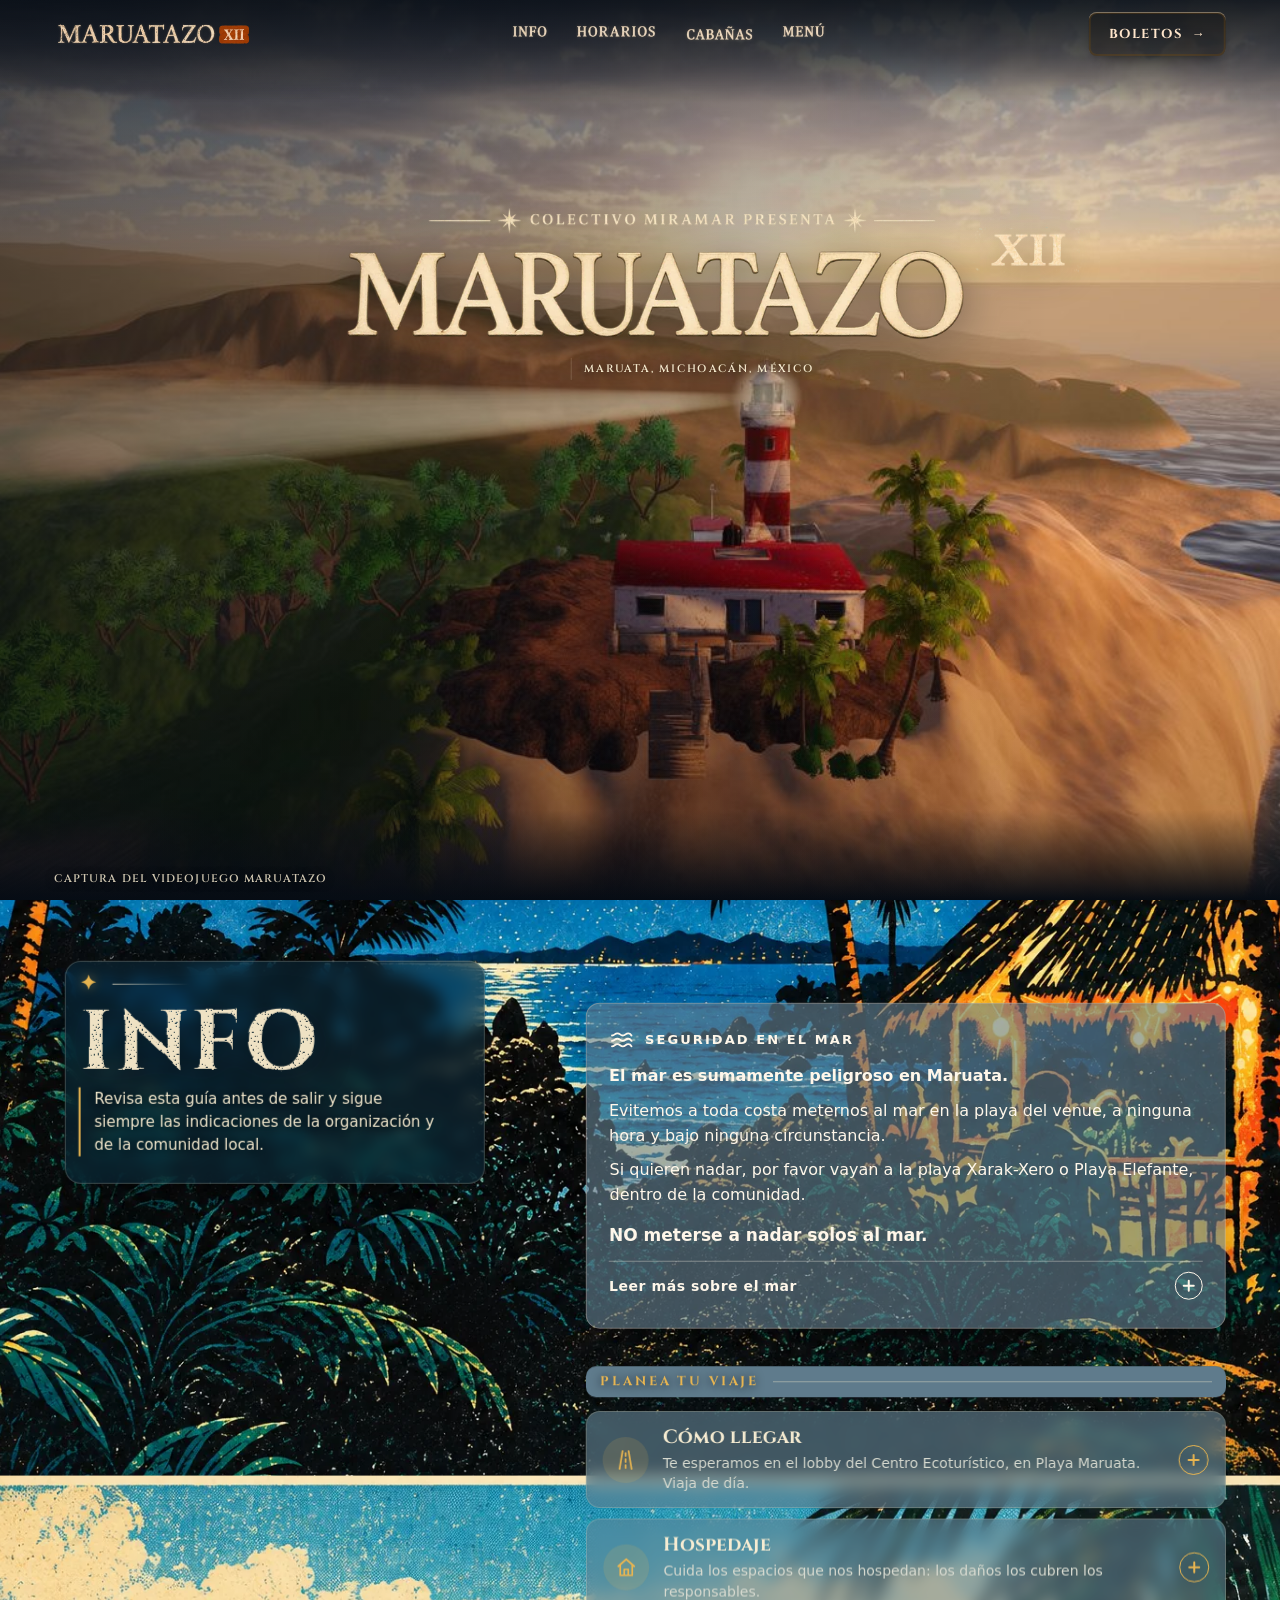
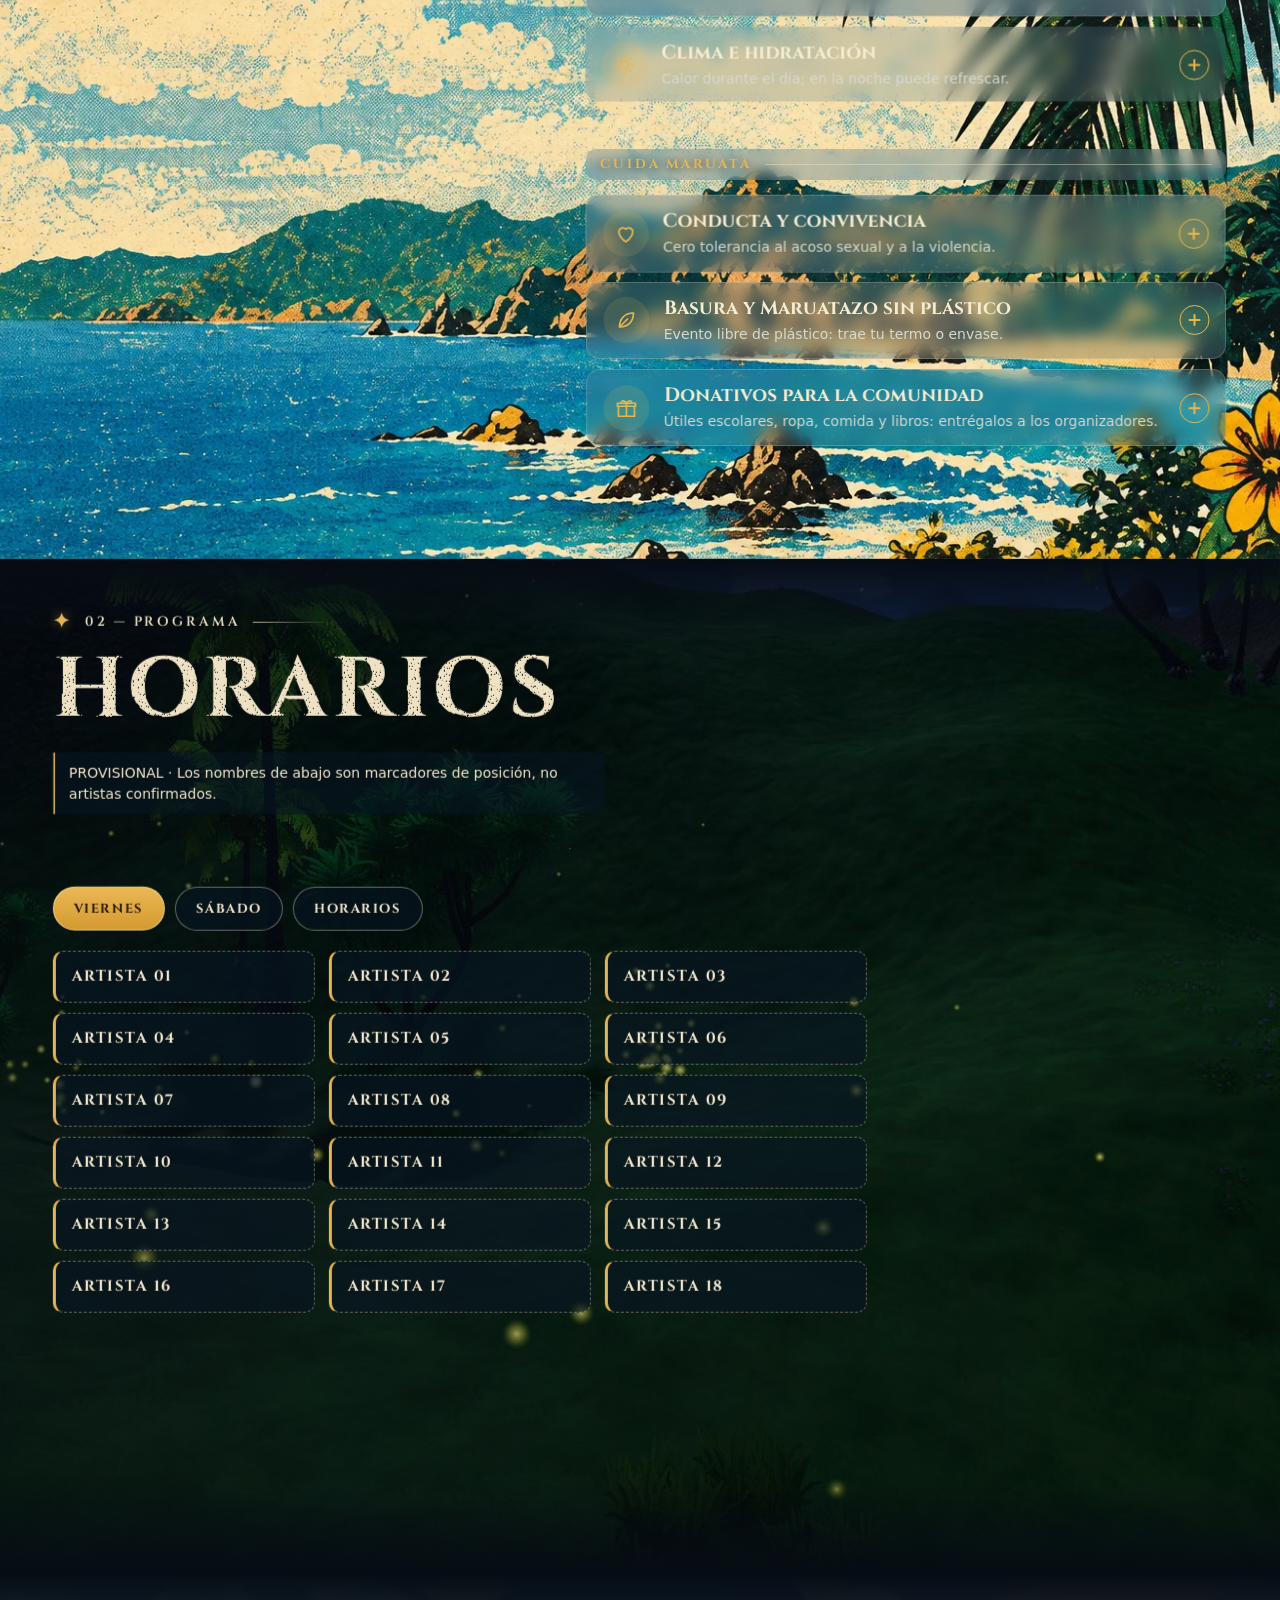
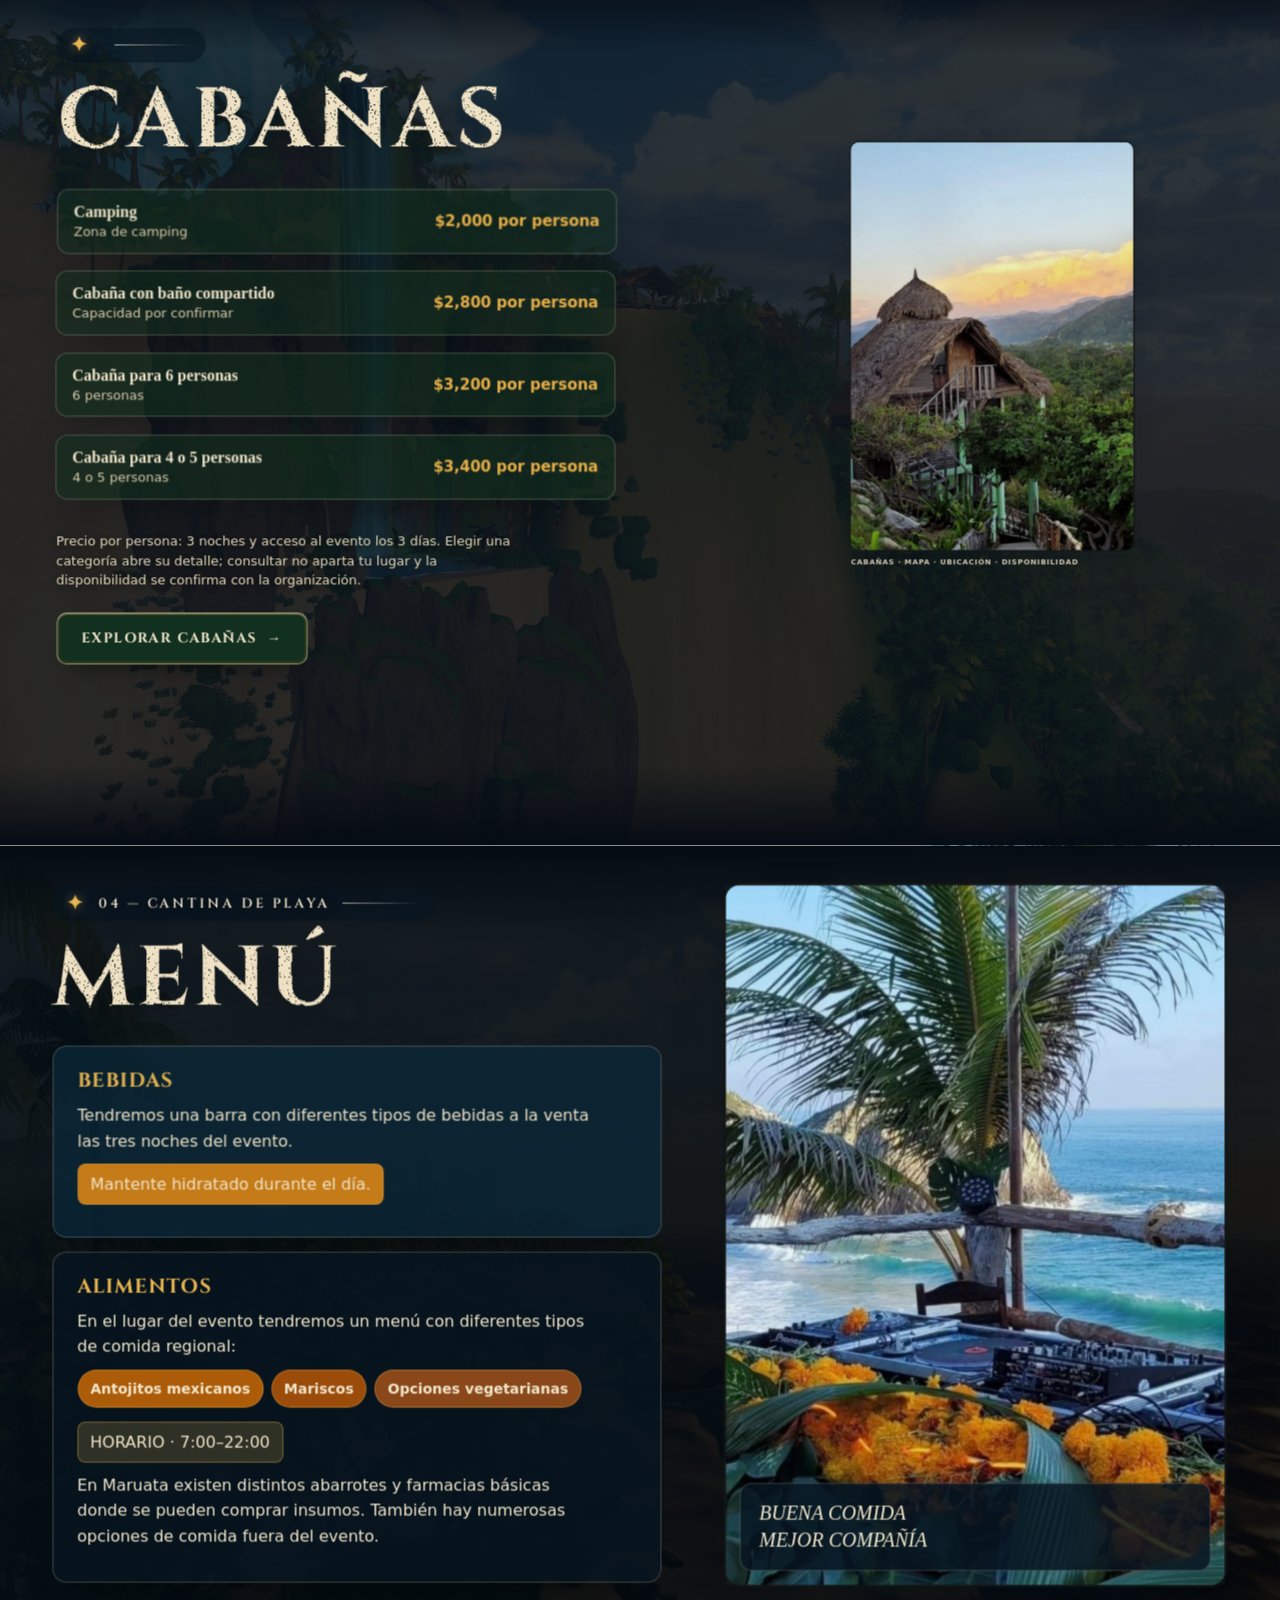
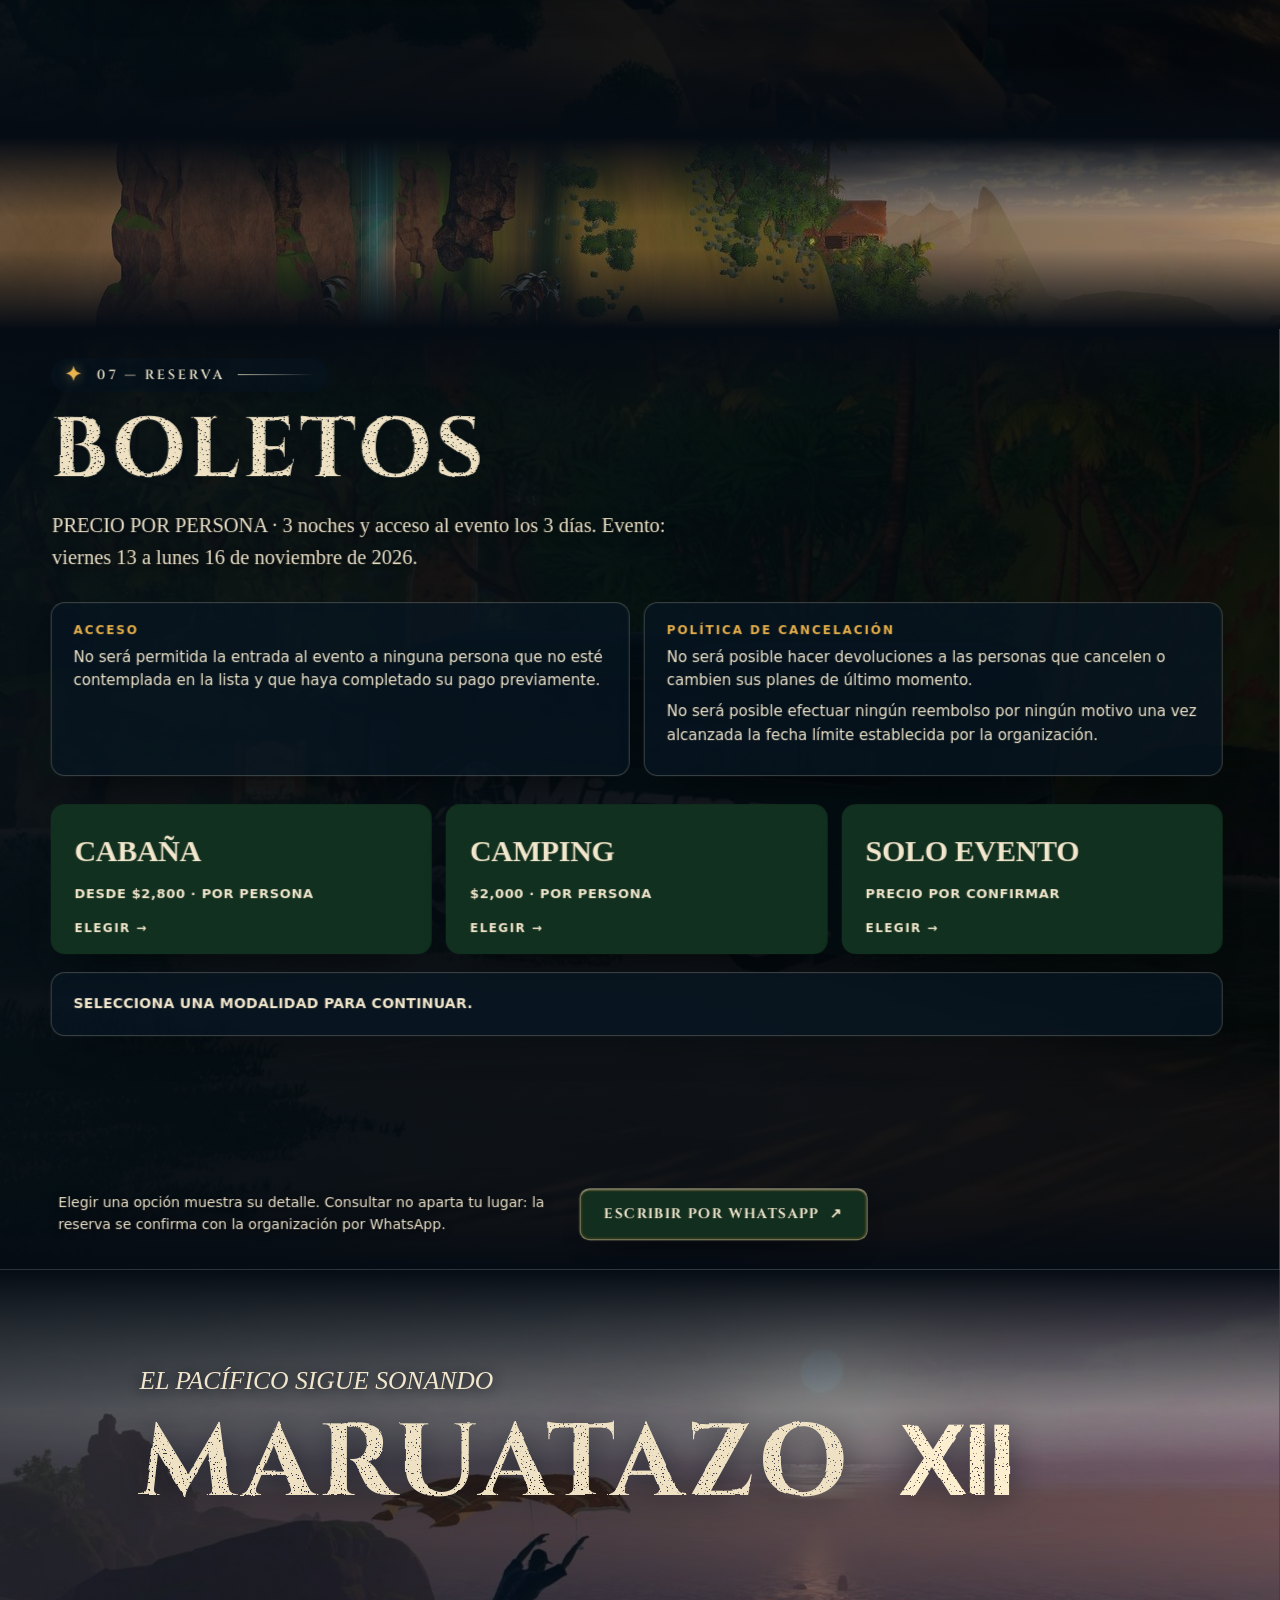
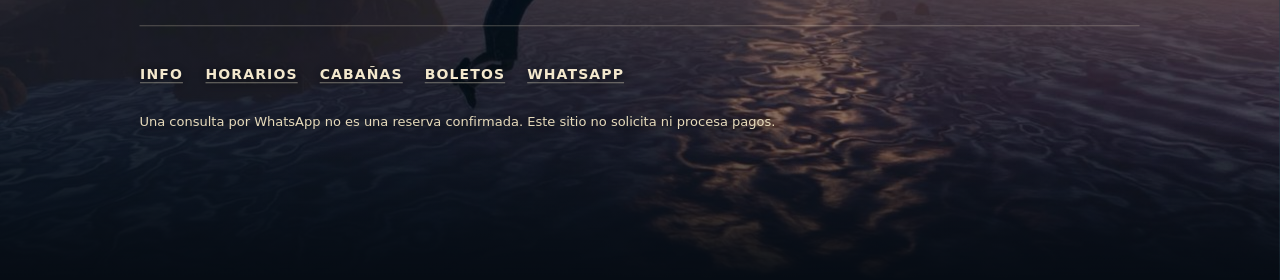
<file: index.html>
<!DOCTYPE html>
<html lang="es"><head><script>window.MARUATAZO_PUBLIC_RELEASE=true;</script><meta charset="utf-8"/><meta content="width=device-width,initial-scale=1" name="viewport"/><title>MARUATAZO XII · 13–16 noviembre 2026 · Maruata, Michoacán</title><meta name="description" content="Maruatazo XII, del viernes 13 al lunes 16 de noviembre de 2026 en Maruata, Michoacán. Colectivo Miramar presenta música, naturaleza y comunidad en el Pacífico."/><link href="data:image/svg+xml,%3Csvg xmlns='http://www.w3.org/2000/svg' viewBox='0 0 64 64'%3E%3Crect width='64' height='64' fill='%23e65312'/%3E%3Cpath d='M12 12h40v40H12z' fill='%23eee3c6'/%3E%3Ctext x='32' y='42' text-anchor='middle' font-family='Georgia' font-size='25' font-weight='bold' fill='%23171711'%3EXII%3C/text%3E%3C/svg%3E" rel="icon"/><meta name="theme-color" content="#0b2a3a"/><link href="style.css?v=1f780228" rel="stylesheet"/><link as="image" fetchpriority="high" href="assets/scenes/coast-golden-00462.jpg" imagesizes="100vw" imagesrcset="assets/scenes/coast-golden-00462-1280.jpg 1280w, assets/scenes/coast-golden-00462.jpg 1920w" rel="preload"/><link as="font" crossorigin="" href="assets/fonts/Cinzel-Variable.ttf" rel="preload" type="font/ttf"/><link href="cinema.css?v=1f780228" rel="stylesheet"/></head><body class="landing-v5-theme cinema">
<header class="top editor-item" data-le-id="site-header">
  <a aria-label="Maruatazo XII — inicio" class="brand cin-logo editor-item" data-cin="" data-cin-name="Logo MARUATAZO XII (cabecera)" data-le-id="cin-logo" data-le-kind="logo" href="#home"><img alt="" decoding="async" height="106" src="assets/title/nav-logo.webp" width="772"/></a>
  <button aria-controls="siteNav" aria-expanded="false" aria-label="Abrir navegación" class="nav-toggle editor-item" data-le-id="nav-toggle" id="navToggle" type="button"><span></span><span></span><span></span></button>
  <nav aria-label="Navegación principal" class="site-nav" id="siteNav">
    <a aria-label="Info" class="cin-nav editor-item" data-cin="" data-cin-name="Menú: INFO" data-le-id="cin-nav-info" data-le-kind="menú" href="#info"><img alt="" decoding="async" height="106" src="assets/title/nav-info.webp" width="148"/></a><a aria-label="Horarios" class="cin-nav editor-item" data-cin="" data-cin-name="Menú: HORARIOS" data-le-id="cin-nav-lineup" data-le-kind="menú" href="#lineup"><img alt="" decoding="async" height="106" src="assets/title/nav-horarios.webp" width="297"/></a><a aria-label="Cabañas" class="cin-nav editor-item" data-cin="" data-cin-name="Menú: CABAÑAS" data-le-id="cin-nav-cabins" data-le-kind="menú" href="#cabins"><img alt="" decoding="async" height="106" src="assets/title/nav-cabins.webp" width="255"/></a><a aria-label="Menú" class="cin-nav editor-item" data-cin="" data-cin-name="Menú: MENÚ" data-le-id="cin-nav-menu" data-le-kind="menú" href="#menu"><img alt="" decoding="async" height="106" src="assets/title/nav-menu.webp" width="173"/></a><a aria-label="Merch" class="cin-nav editor-item" data-cin="" data-cin-name="Menú: MERCH" data-le-id="cin-nav-merch" data-le-kind="menú" href="#merch"><img alt="" decoding="async" height="106" src="assets/title/nav-merch.webp" width="207"/></a>
  </nav>
  <button class="ticket mini editor-item" data-cin="" data-cin-name="Botón BOLETOS (cabecera)" data-le-id="header-tickets" id="topTickets" type="button">BOLETOS <span>→</span></button>
</header>
<main>
<section class="ocean-hero" data-le-section="home" id="home">
  <div aria-hidden="true" class="hero-paper editor-item" data-le-id="hero-paper"></div>
  <img alt="Costa rocosa de Maruata frente al océano Pacífico" class="hero-photo editor-item" data-le-id="hero-photo" fetchpriority="high" src="assets/coast-2.jpg"/>
  <div aria-hidden="true" class="hero-ink editor-item" data-le-id="hero-ink"></div>
  <div aria-hidden="true" class="hero-print-texture editor-item" data-le-id="hero-texture"></div>
  <div aria-hidden="true" class="hero-sun editor-item" data-le-id="hero-sun"></div>
  <div aria-hidden="true" class="hero-registration editor-item" data-le-id="hero-registration"><span>CM</span><span>12</span><i></i><i></i></div>
  <div class="hero-composition editor-item" data-le-id="hero-composition">
    <div class="hero-copy editor-item" data-le-id="hero-copy">
      <small class="editor-item" data-le-id="hero-presenter">COLECTIVO MIRAMAR PRESENTA</small>
      <h1 class="editor-item" data-le-id="hero-title"><span>MARUATAZO</span><em>XII</em></h1>
      <p class="editor-item" data-le-id="hero-date">MARUATA · MICHOACÁN · 13–16 NOVIEMBRE 2026</p>
      <strong class="hero-phrase editor-item" data-le-id="hero-phrase">EL PACÍFICO SIGUE SONANDO</strong>
    </div>
    <nav aria-label="Explorar Maruatazo" class="orbit-nav hero-nav">
      <a class="editor-item" data-le-id="hero-lineup" href="#lineup"><svg aria-hidden="true" class="nav-pictogram" viewBox="0 0 64 64"><circle cx="32" cy="32" r="23" fill="none" stroke="currentColor" stroke-width="7"/><circle cx="32" cy="32" r="7" fill="currentColor"/><circle cx="32" cy="32" r="2" fill="#efb629"/></svg><b>HORARIOS</b></a>
      <a class="editor-item" data-le-id="hero-info" href="#info"><svg aria-hidden="true" class="nav-pictogram" viewBox="0 0 64 64"><path d="M6 39c9 0 9-8 18-8s9 8 18 8 9-8 16-8M6 49c9 0 9-8 18-8s9 8 18 8 9-8 16-8M13 25c7 0 7-6 14-6s7 6 14 6 7-6 14-6" fill="none" stroke="currentColor" stroke-linecap="round" stroke-width="5"/></svg><b>INFO</b></a>
      <a class="editor-item" data-le-id="hero-cabins" href="#cabins"><svg aria-hidden="true" class="nav-pictogram" viewBox="0 0 64 64"><path d="M7 31 32 11l25 20M13 29h38v23H13zM25 52V37h14v15M8 22h48" fill="none" stroke="currentColor" stroke-linejoin="round" stroke-width="5"/></svg><b>CABAÑAS <span>MAPA 3D</span></b></a>
      <a class="editor-item" data-le-id="hero-menu" href="#menu"><svg aria-hidden="true" class="nav-pictogram" viewBox="0 0 64 64"><path d="M17 7v21M10 7v14c0 5 14 5 14 0V7M17 28v29M43 7v50M43 7c10 4 10 15 0 19" fill="none" stroke="currentColor" stroke-linecap="round" stroke-width="5"/></svg><b>MENÚ</b></a>
      <a class="editor-item" data-le-id="hero-merch" href="#merch"><svg aria-hidden="true" class="nav-pictogram" viewBox="0 0 64 64"><path d="M13 23h38l-3 32H16zM23 24v-7c0-11 18-11 18 0v7" fill="none" stroke="currentColor" stroke-linejoin="round" stroke-width="5"/></svg><b>MERCH</b></a>
    </nav>
  </div>
  <div class="hero-caption editor-item" data-le-id="hero-caption">MÚSICA · NATURALEZA · COMUNIDAD</div>
  <a aria-label="Ir al contenido" class="hero-scroll editor-item" data-le-id="hero-scroll" href="#info">↓</a>
  <div class="cinema-hero" id="cinemaHero">
    <svg aria-hidden="true" focusable="false" height="0" style="position:absolute" width="0"><filter color-interpolation-filters="sRGB" height="120%" id="cinRough" width="108%" x="-4%" y="-8%"><feTurbulence baseFrequency="0.04" numOctaves="3" result="n1" seed="7" type="fractalNoise"/><feDisplacementMap in="SourceGraphic" in2="n1" result="d" scale="2.6" xChannelSelector="R" yChannelSelector="G"/><feTurbulence baseFrequency="0.55" numOctaves="2" result="n2" seed="3" type="fractalNoise"/><feColorMatrix in="n2" result="holes" type="matrix" values="0 0 0 0 0  0 0 0 0 0  0 0 0 0 0  0 0 0 -26 18.6"/><feComposite in="d" in2="holes" operator="in"/></filter></svg>
    <div class="cin-scene" role="img" aria-label="Captura del videojuego MARUATAZO: faro de Maruata y la costa al atardecer" id="cinScene">
      <img alt="" class="cin-img is-active" data-atm="sunset" data-label="Captura del videojuego MARUATAZO: faro de Maruata y la costa al atardecer" decoding="async" height="1080" width="1920" sizes="100vw" fetchpriority="high" src="assets/scenes/coast-golden-00462.jpg" srcset="assets/scenes/coast-golden-00462-1280.jpg 1280w, assets/scenes/coast-golden-00462.jpg 1920w"/>
    </div>
    <p class="cin-credit">Captura del videojuego MARUATAZO</p>
    <div class="cin-copy">
      <p class="cin-presents"><img alt="Colectivo Miramar presenta" class="cin-art cin-eyebrow editor-item" data-cin="" data-cin-name="Arte: Colectivo Miramar presenta" data-le-id="cin-eyebrow" data-le-kind="arte (imagen)" decoding="async" height="132" width="2094" sizes="(max-width:767px) 94vw, 50vw" src="assets/title/presenta.png" srcset="assets/title/presenta-900.webp 900w, assets/title/presenta-1600.webp 1600w"/></p>
      <h1 class="cin-title"><img alt="Maruatazo" class="cin-art cin-title-art editor-item" data-cin="" data-cin-name="Arte: título MARUATAZO" data-le-id="cin-title-art" data-le-kind="arte (imagen)" decoding="async" height="314" width="2089" fetchpriority="high" sizes="(max-width:767px) 94vw, 50vw" src="assets/title/title.png" srcset="assets/title/title-900.webp 900w, assets/title/title-1600.webp 1600w"/><img alt="XII" class="cin-art cin-xii-art editor-item" data-cin="" data-cin-name="Arte: XII (crema/dorado)" data-le-id="cin-xii" data-le-kind="arte (imagen)" decoding="async" height="207" sizes="(max-width:767px) 20vw, 11vw" src="assets/title/xii-cream.png" srcset="assets/title/xii-cream.webp 471w" width="471"/></h1>
      <p class="cin-when"><time class="editor-item" data-cin="" data-cin-name="Fecha del evento" data-le-id="cin-date" data-le-kind="texto" datetime="2026-11-13/2026-11-16">13–16 de noviembre de 2026</time><span class="cin-where editor-item" data-cin="" data-cin-name="Ubicación" data-le-id="cin-location" data-le-kind="texto">Maruata, Michoacán, México</span></p>
      <p class="cin-tag editor-item" data-cin="" data-cin-name="Frase: El Pacífico sigue sonando" data-le-id="cin-tagline" data-le-kind="texto">El Pacífico sigue sonando</p>
      <div class="cin-actions">
        <a class="cin-btn cin-btn--primary editor-item" data-cin="" data-cin-name="Botón principal: Boletos y alojamiento" data-le-id="cin-cta" data-le-kind="botón" href="#boletos">Boletos y alojamiento <span aria-hidden="true">→</span></a>
        <a class="cin-btn" href="#info">Info</a>
        <a class="cin-btn" href="#lineup">Horarios</a>
        <a class="cin-btn" href="#cabins">Cabañas</a>
      </div>
    </div>
  </div>
</section>

<section class="section info poster-section" id="info">
  <div class="section-inner info-layout">
    <div class="info-copy"><p class="kicker">01 — REGLAMENTO / GUÍA</p><h2 class="editor-item" data-le-id="info-title">INFO</h2>
      <nav aria-label="Índice de guía" class="guide-index editor-item" data-le-id="info-index"><b>REGLAMENTO / GUÍA</b><a href="#info-mar">MAR</a><a href="#info-llegadas">LLEGADAS</a><a href="#info-carretera">CARRETERA</a><a href="#info-clima">CLIMA</a><a href="#info-basura">BASURA</a><a href="#info-conducta">CONDUCTA</a><a href="#info-hospedaje">HOSPEDAJE</a><a href="#info-donativos">DONATIVOS</a></nav>
      <div class="info-grid editor-item" data-le-id="info-list">
        <details class="guide-safety" id="info-mar" open><summary>🌊 SEGURIDAD EN EL MAR</summary><div class="guide-body"><p><strong>El mar es sumamente peligroso en Maruata.</strong></p><p>Evitemos a toda costa meternos al mar en la playa del venue, a ninguna hora y bajo ninguna circunstancia.</p><p>No por nada se conoce como la Playa de los Muertos.</p><p>Si quieren nadar, por favor vayan a la playa Xarak-Xero o Playa Elefante, dentro de la comunidad.</p><p>Las fuertes corrientes, rocas, remolinos e inmensas olas pueden poner su vida en peligro.</p><p>Por desgracia, casi cada año muere gente ahogada en Maruata.</p><p>Si ven a alguien que necesite ayuda, notifiquen inmediatamente a los organizadores o a los pescadores para que puedan ir al rescate en una lancha.</p><p><strong>NO meterse a nadar solos al mar.</strong></p></div></details>
        <details id="info-llegadas"><summary>🚗 LLEGADAS</summary><div class="guide-body"><p>Estaremos esperándolos en el lobby principal del <strong>Centro Ecoturístico Ayult</strong>, en Playa Maruata.</p><!-- NEEDS_CONFIRMATION: arrival/check-in window (no confirmed time yet) --><p class="guide-stamp">EVENTO · VIERNES 13 AL LUNES 16 DE NOVIEMBRE</p><a class="guide-map editor-item" href="https://goo.gl/maps/UmJAfAHuwNzGMiRr9" rel="noopener noreferrer" target="_blank">MAPA / CÓMO LLEGAR ↗</a><p>El horario de llegada está por confirmar. Cualquier llegada fuera del horario que indique la organización deberá ser notificada con anticipación para que haya una persona para recibirlos y llevarlos hasta su hospedaje.</p><p>No se permiten cambios de último momento en cuanto al hospedaje por ningún motivo.</p></div></details>
        <details id="info-carretera"><summary>🛣 CÓMO LLEGAR</summary><div class="guide-body"><p>Recomendamos hacer los trayectos en carretera <strong>DE DÍA</strong>.</p><p class="route-strip">CDMX → GUADALAJARA → COLIMA → TECOMÁN → MARUATA</p><p>Evitar la ruta por Morelia y Lázaro Cárdenas, ya que es más riesgosa por curvas y camiones.</p></div></details>
        <details id="info-clima"><summary>🧃 CLIMA E HIDRATACIÓN</summary><div class="guide-body"><p>Pedimos a nuestros asistentes que se mantengan bien hidratados, ya que en la costa puede haber temperaturas altas.</p><p>En la noche podría refrescar un poco el clima.</p></div></details>
        <details id="info-basura"><summary>♻️ BASURA / MARUATAZO SIN PLÁSTICO</summary><div class="guide-body"><p>Seamos cuidadosos en generar la menor cantidad de basura posible y procuremos recoger la que veamos tirada.</p><p>El Maruatazo es un evento libre de plástico.</p><p class="guide-stamp">TRAE TU TERMO / ENVASE</p><p>Por favor TODOS traigan sus propios envases o termos para consumir sus bebidas. Contaremos con una cantidad limitada de vasos con costo adicional de <strong>$50 MXN</strong> para evitar generar basura.</p></div></details>
        <details id="info-conducta"><summary>👀 CONDUCTA</summary><div class="guide-body"><p><strong>No será tolerado ningún tipo de acoso sexual o violencia durante el evento.</strong></p><p>Cualquier conducta de este tipo será motivo de exclusión definitiva e inmediata, además de poder ser consignada a las autoridades locales.</p><p>Evitemos usar la palabra “festival” en Maruata para mantener la discreción del evento.</p><p>Sean cuidadosos con lo que consuman y háganlo responsablemente y sin excesos.</p><p class="guide-stamp">MUCHO OJO.</p></div></details>
        <details id="info-hospedaje"><summary>🏨 HOSPEDAJE</summary><div class="guide-body"><p>Cuidemos los espacios que nos sirven de hospedaje.</p><p>Cualquier daño que se ocasione al mobiliario o a las instalaciones deberá ser cubierto por los responsables.</p></div></details>
        <details id="info-donativos"><summary>🙏 DONATIVOS PARA LA COMUNIDAD</summary><div class="guide-body guide-donations"><p>Mucha gente en Maruata vive en condiciones de pobreza y tiene dificultad para procurarse hasta las cosas más básicas.</p><p>Agradeceremos mucho si pueden traer artículos para donar a nuestros hermanos maruatenses:</p><ul class="guide-list"><li>Útiles escolares</li><li>Ropa</li><li>Comida</li><li>Libros</li><li>Artículos en buen estado que ya no utilicen</li></ul><p>Aunque sea una sola prenda, puede hacer una gran diferencia.</p><p>Por favor entreguen los donativos a los organizadores para que podamos repartirlos a la comunidad al término del evento. Se los agradeceremos mucho.</p></div></details>
        <details id="info-importante"><summary>IMPORTANTE</summary><div class="guide-body"><p>Revisa esta guía antes de salir y sigue siempre las indicaciones de la organización y de la comunidad local.</p></div></details>
      </div>
    </div>
    <figure class="info-photo print-photo editor-item" data-le-id="info-photo"><img alt="Costa de Maruata al atardecer" loading="lazy" src="assets/coast-1.jpg"/><figcaption>MARUATA · COSTA DE MICHOACÁN</figcaption></figure>
  </div>
  <div class="info-cinema">
    <div class="info-intro">
      <p class="kicker">01 — Reglamento y guía</p>
      <h2 id="info-heading">INFO</h2>
      <p class="info-lede">Lo esencial para llegar, convivir y cuidar Maruata durante Maruatazo XII (13–16 de noviembre de 2026). Abre cada tema para ver el detalle.</p>
      <p class="info-note">Revisa esta guía antes de salir y sigue siempre las indicaciones de la organización y de la comunidad local.</p>
    </div>
    <div class="info-groups">
      <aside aria-labelledby="sea-title" class="info-alert" id="info-mar-seguridad">
        <h3 id="sea-title"><svg aria-hidden="true" class="ic-icon" fill="none" stroke="currentColor" stroke-linecap="round" stroke-linejoin="round" stroke-width="1.7" viewBox="0 0 24 24"><path d="M3 9c2.5 0 2.5-2 5-2s2.5 2 5 2 2.5-2 5-2 2.5 2 3 2M3 14c2.5 0 2.5-2 5-2s2.5 2 5 2 2.5-2 5-2 2.5 2 3 2M3 19c2.5 0 2.5-2 5-2s2.5 2 5 2 2.5-2 5-2 2.5 2 3 2"/></svg>Seguridad en el mar</h3>
        <p><strong>El mar es sumamente peligroso en Maruata.</strong></p>
        <p>Evitemos a toda costa meternos al mar en la playa del venue, a ninguna hora y bajo ninguna circunstancia.</p>
        <p>Si quieren nadar, por favor vayan a la playa Xarak-Xero o Playa Elefante, dentro de la comunidad.</p>
        <p class="info-alert__rule"><strong>NO meterse a nadar solos al mar.</strong></p>
        <details class="info-more"><summary>Leer más sobre el mar<span aria-hidden="true" class="ic-ind"></span></summary><div class="ic-body"><p>No por nada se conoce como la Playa de los Muertos.</p><p>Las fuertes corrientes, rocas, remolinos e inmensas olas pueden poner su vida en peligro.</p><p>Por desgracia, casi cada año muere gente ahogada en Maruata.</p><p>Si ven a alguien que necesite ayuda, notifiquen inmediatamente a los organizadores o a los pescadores para que puedan ir al rescate en una lancha.</p></div></details>
      </aside>

      <section aria-labelledby="grp-trip" class="info-group">
        <h3 id="grp-trip">Planea tu viaje</h3>
        <details class="info-card" id="trip-llegar"><summary><span class="ic-lead"><svg aria-hidden="true" class="ic-icon" fill="none" stroke="currentColor" stroke-linecap="round" stroke-linejoin="round" stroke-width="1.7" viewBox="0 0 24 24"><path d="M9 3 6 21M15 3l3 18M12 5v3M12 11v3M12 17v3"/></svg></span><span class="ic-text"><span class="ic-title">Cómo llegar</span><span class="ic-sum">Te esperamos en el lobby del Centro Ecoturístico, en Playa Maruata. Viaja de día.</span></span><span aria-hidden="true" class="ic-ind"></span></summary><div class="ic-body"><h4>Llegada al evento</h4><p>Estaremos esperándolos en el lobby principal del <strong>Centro Ecoturístico Ayult</strong>, en Playa Maruata.</p><!-- NEEDS_CONFIRMATION: arrival/check-in window (no confirmed time yet) --><p class="info-stamp">EVENTO · VIERNES 13 AL LUNES 16 DE NOVIEMBRE</p><p>El horario de llegada está por confirmar. Cualquier llegada fuera del horario que indique la organización deberá ser notificada con anticipación para que haya una persona para recibirlos y llevarlos hasta su hospedaje.</p><p>No se permiten cambios de último momento en cuanto al hospedaje por ningún motivo.</p><p><a class="info-link" href="https://goo.gl/maps/UmJAfAHuwNzGMiRr9" rel="noopener noreferrer" target="_blank">Mapa / cómo llegar <span aria-hidden="true">↗</span><span class="sr-only"> (se abre en una pestaña nueva)</span></a></p><h4>En carretera</h4><p>Recomendamos hacer los trayectos en carretera <strong>DE DÍA</strong>.</p><p class="info-route">CDMX → GUADALAJARA → COLIMA → TECOMÁN → MARUATA</p><p>Evitar la ruta por Morelia y Lázaro Cárdenas, ya que es más riesgosa por curvas y camiones.</p></div></details>
        <details class="info-card" id="trip-hospedaje"><summary><span class="ic-lead"><svg aria-hidden="true" class="ic-icon" fill="none" stroke="currentColor" stroke-linecap="round" stroke-linejoin="round" stroke-width="1.7" viewBox="0 0 24 24"><path d="M4 11 12 4l8 7M6 10v10h12V10M10 20v-6h4v6"/></svg></span><span class="ic-text"><span class="ic-title">Hospedaje</span><span class="ic-sum">Cuida los espacios que nos hospedan: los daños los cubren los responsables.</span></span><span aria-hidden="true" class="ic-ind"></span></summary><div class="ic-body"><p>Cuidemos los espacios que nos sirven de hospedaje.</p><p>Cualquier daño que se ocasione al mobiliario o a las instalaciones deberá ser cubierto por los responsables.</p><p><a class="info-link" href="#cabins">Ver cabañas y precios <span aria-hidden="true">→</span></a></p></div></details>
        <details class="info-card" id="trip-clima"><summary><span class="ic-lead"><svg aria-hidden="true" class="ic-icon" fill="none" stroke="currentColor" stroke-linecap="round" stroke-linejoin="round" stroke-width="1.7" viewBox="0 0 24 24"><circle cx="12" cy="12" r="4"/><path d="M12 3v2M12 19v2M3 12h2M19 12h2M5.6 5.6 7 7M17 17l1.4 1.4M18.4 5.6 17 7M7 17l-1.4 1.4"/></svg></span><span class="ic-text"><span class="ic-title">Clima e hidratación</span><span class="ic-sum">Calor durante el día; en la noche puede refrescar.</span></span><span aria-hidden="true" class="ic-ind"></span></summary><div class="ic-body"><p>Pedimos a nuestros asistentes que se mantengan bien hidratados, ya que en la costa puede haber temperaturas altas.</p><p>En la noche podría refrescar un poco el clima.</p></div></details>
      
  <div aria-hidden="true" class="sec-scene sec-scene--day" data-le-skip=""><img alt="" decoding="async" height="1080" loading="lazy" sizes="100vw" src="assets/scenes/lighthouse-day-00060.jpg" srcset="assets/scenes/lighthouse-day-00060-1280.jpg 1280w, assets/scenes/lighthouse-day-00060.jpg 1920w" width="1920"/></div>
</section>
      <section aria-labelledby="grp-care" class="info-group">
        <h3 id="grp-care">Cuida Maruata</h3>
        <details class="info-card" id="care-conducta"><summary><span class="ic-lead"><svg aria-hidden="true" class="ic-icon" fill="none" stroke="currentColor" stroke-linecap="round" stroke-linejoin="round" stroke-width="1.7" viewBox="0 0 24 24"><path d="M12 20s-7-4.4-7-10a4 4 0 0 1 7-2.5A4 4 0 0 1 19 10c0 5.6-7 10-7 10Z"/></svg></span><span class="ic-text"><span class="ic-title">Conducta y convivencia</span><span class="ic-sum">Cero tolerancia al acoso sexual y a la violencia.</span></span><span aria-hidden="true" class="ic-ind"></span></summary><div class="ic-body"><p><strong>No será tolerado ningún tipo de acoso sexual o violencia durante el evento.</strong></p><p>Cualquier conducta de este tipo será motivo de exclusión definitiva e inmediata, además de poder ser consignada a las autoridades locales.</p><p>Evitemos usar la palabra “festival” en Maruata para mantener la discreción del evento.</p><p>Sean cuidadosos con lo que consuman y háganlo responsablemente y sin excesos.</p><p class="info-stamp">MUCHO OJO.</p></div></details>
        <details class="info-card" id="care-basura"><summary><span class="ic-lead"><svg aria-hidden="true" class="ic-icon" fill="none" stroke="currentColor" stroke-linecap="round" stroke-linejoin="round" stroke-width="1.7" viewBox="0 0 24 24"><path d="M5 19c0-8 5-14 14-14 0 9-6 14-14 14ZM5 19l8-8"/></svg></span><span class="ic-text"><span class="ic-title">Basura y Maruatazo sin plástico</span><span class="ic-sum">Evento libre de plástico: trae tu termo o envase.</span></span><span aria-hidden="true" class="ic-ind"></span></summary><div class="ic-body"><p>Seamos cuidadosos en generar la menor cantidad de basura posible y procuremos recoger la que veamos tirada.</p><p>El Maruatazo es un evento libre de plástico.</p><p class="info-stamp">TRAE TU TERMO / ENVASE</p><p>Por favor TODOS traigan sus propios envases o termos para consumir sus bebidas. Contaremos con una cantidad limitada de vasos con costo adicional de <strong>$50 MXN</strong> para evitar generar basura.</p></div></details>
        <details class="info-card" id="care-donativos"><summary><span class="ic-lead"><svg aria-hidden="true" class="ic-icon" fill="none" stroke="currentColor" stroke-linecap="round" stroke-linejoin="round" stroke-width="1.7" viewBox="0 0 24 24"><path d="M4 10h16v10H4zM3 7h18v3H3zM12 7v13M12 7c-2-3-5-3-5-1s3 1 5 1ZM12 7c2-3 5-3 5-1s-3 1-5 1Z"/></svg></span><span class="ic-text"><span class="ic-title">Donativos para la comunidad</span><span class="ic-sum">Útiles escolares, ropa, comida y libros: entrégalos a los organizadores.</span></span><span aria-hidden="true" class="ic-ind"></span></summary><div class="ic-body"><p>Mucha gente en Maruata vive en condiciones de pobreza y tiene dificultad para procurarse hasta las cosas más básicas.</p><p>Agradeceremos mucho si pueden traer artículos para donar a nuestros hermanos maruatenses:</p><ul class="info-list"><li>Útiles escolares</li><li>Ropa</li><li>Comida</li><li>Libros</li><li>Artículos en buen estado que ya no utilicen</li></ul><p>Aunque sea una sola prenda, puede hacer una gran diferencia.</p><p>Por favor entreguen los donativos a los organizadores para que podamos repartirlos a la comunidad al término del evento. Se los agradeceremos mucho.</p></div></details>
      </section>
    </div>
  </div>
</section>

<section class="section lineup poster-section" id="lineup">
  <div class="section-inner">
    <header class="section-title-row editor-item" data-le-id="lineup-heading"><div><p class="kicker">02 — PROGRAMA</p><h2>HORARIOS</h2></div><p class="section-intro editor-item" data-le-id="lineup-intro">Cartel y horarios por confirmar. Esta retícula está lista para crecer con la programación completa.</p></header>
    <div class="tabs editor-item" data-le-id="lineup-tabs"><button class="active" type="button">FASE 1</button><button type="button">FASE 2</button><button type="button">HORARIOS</button></div>
    <div class="lineup-layout">
      <div class="artist-list editor-item" data-le-id="artist-list" aria-label="Artistas por confirmar">
        <span>ARTISTA 01</span><span>ARTISTA 02</span><span>ARTISTA 03</span><span>ARTISTA 04</span><span>ARTISTA 05</span><span>ARTISTA 06</span><span>ARTISTA 07</span><span>ARTISTA 08</span><span>ARTISTA 09</span><span>ARTISTA 10</span><span>ARTISTA 11</span><span>ARTISTA 12</span><span>ARTISTA 13</span><span>ARTISTA 14</span><span>ARTISTA 15</span><span>ARTISTA 16</span><span>ARTISTA 17</span><span>ARTISTA 18</span>
      </div>
      <figure class="print-photo editor-item" data-le-id="lineup-photo"><img alt="Tornamesas frente al océano en Maruata" loading="lazy" src="assets/dj.jpg"/><figcaption>MÚSICA FRENTE AL MAR · ARCHIVO MIRAMAR</figcaption></figure>
    </div>
    <p class="lineup-status">PROVISIONAL · Los nombres de abajo son marcadores de posición, no artistas confirmados.</p>
    <div class="lineup-timetable" data-le-skip="" hidden id="lineupTimetable"></div>
  </div>

  <div aria-hidden="true" class="sec-scene sec-scene--night" data-le-skip=""><img alt="" decoding="async" height="800" loading="lazy" src="assets/scenes/shot-fireflies-v3-cluster4.jpg" width="1400"/></div>
</section>

<section class="section cabins poster-section" id="cabins">
  <div class="section-inner cabins-layout">
    <div class="cabins-copy"><p class="kicker">03 — TU CASA EN EL PACÍFICO</p><h2 class="editor-item" data-le-id="cabins-title">CABAÑAS<br/>+ MAPAS</h2><p class="editor-item" data-le-id="cabins-copy">Explora Maruata y encuentra tu cabaña desde el mapa interactivo.</p><div class="cabins-explore-actions"><a class="print-cta editor-item" data-le-id="cabins-cta" href="mapa2d.html" id="enterCabins">EXPLORAR CABAÑAS <span>→</span></a></div></div>
    <figure class="cabins-photo print-photo editor-item" data-le-id="cabins-photo"><img alt="Cabaña tradicional entre vegetación tropical" loading="lazy" src="assets/cabin.jpg"/><figcaption>CABAÑAS · MAPA · UBICACIÓN · DISPONIBILIDAD</figcaption></figure>
  </div>
<div aria-hidden="true" class="sec-scene sec-scene--cabins" data-le-skip=""><img alt="" decoding="async" height="1080" loading="lazy" sizes="100vw" src="assets/scenes/village-huts-00060.jpg" srcset="assets/scenes/village-huts-00060-1280.jpg 1280w, assets/scenes/village-huts-00060.jpg 1920w" width="1920"/></div></section>

<section class="section menu poster-section" id="menu">
  <div class="section-inner menu-layout">
    <div><p class="kicker">04 — CANTINA DE PLAYA</p><h2 class="editor-item" data-le-id="menu-title">MENÚ</h2><div class="menu-guide editor-item" data-le-id="menu-guide"><article><h3>Bebidas</h3><p>Tendremos una barra con diferentes tipos de bebidas a la venta las tres noches del evento.</p><p class="menu-reminder">Mantente hidratado durante el día.</p></article><article><h3>Alimentos</h3><p>En el lugar del evento tendremos un menú con diferentes tipos de comida regional:</p><ul><li>Antojitos mexicanos</li><li>Mariscos</li><li>Opciones vegetarianas</li></ul><p class="guide-stamp">HORARIO · 7:00–22:00</p><p>En Maruata existen distintos abarrotes y farmacias básicas donde se pueden comprar insumos. También hay numerosas opciones de comida fuera del evento.</p></article></div></div>
    <figure class="menu-photo print-photo editor-item" data-le-id="menu-photo"><img alt="Ambiente musical frente al mar" loading="lazy" src="assets/dj.jpg"/><blockquote>BUENA COMIDA<br/>MEJOR COMPAÑÍA</blockquote></figure>
  </div>
<div aria-hidden="true" class="sec-scene sec-scene--menu" data-le-skip=""><img alt="" decoding="async" height="1080" loading="lazy" sizes="100vw" src="assets/scenes/coast-golden-00126.jpg" srcset="assets/scenes/coast-golden-00126-1280.jpg 1280w, assets/scenes/coast-golden-00126.jpg 1920w" width="1920"/></div></section>

<section class="section merch poster-section" id="merch">
  <div class="section-inner"><header class="section-title-row editor-item" data-le-id="merch-heading"><div><p class="kicker">05 — SOUVENIRS</p><h2>MERCH</h2></div><p class="section-intro">Objetos del viaje. Colección y precios por confirmar.</p></header>
    <div class="merch-grid editor-item" data-le-id="merch-grid"><article><i class="merch-shirt" aria-hidden="true"></i><b>PLAYERAS</b><span>PRÓXIMAMENTE</span></article><article><i class="merch-bag" aria-hidden="true"></i><b>BOLSAS</b><span>PRÓXIMAMENTE</span></article><article><i class="merch-cap" aria-hidden="true"></i><b>GORRAS</b><span>PRÓXIMAMENTE</span></article><article><i class="merch-poster" aria-hidden="true">XII</i><b>POSTERS</b><span>PRÓXIMAMENTE</span></article><article><i class="merch-disc" aria-hidden="true"></i><b>OBJETOS DEL VIAJE</b><span>PRÓXIMAMENTE</span></article></div>
  </div>
<div aria-hidden="true" class="sec-scene sec-scene--merch" data-le-skip=""><img alt="" decoding="async" height="1080" loading="lazy" sizes="100vw" src="assets/scenes/waterfall-village-00068.jpg" srcset="assets/scenes/waterfall-village-00068-1280.jpg 1280w, assets/scenes/waterfall-village-00068.jpg 1920w" width="1920"/></div></section>

<section class="section gallery poster-section" id="gallery">
  <div class="section-inner"><header class="section-title-row editor-item" data-le-id="gallery-heading"><div><p class="kicker">06 — ARCHIVO DE COSTA</p><h2>GALERÍA</h2></div><p class="section-intro">Mar, música y refugios en la costa del Pacífico.</p></header><div class="gallery-grid editor-item" data-le-id="gallery-grid"><img alt="Costa rocosa de Maruata" loading="lazy" src="assets/coast-1.jpg"/><img alt="Cabaña entre la vegetación" loading="lazy" src="assets/cabin.jpg"/><img alt="Bahía del Pacífico mexicano" loading="lazy" src="assets/coast-2.jpg"/><img alt="Música frente al océano" loading="lazy" src="assets/dj.jpg"/></div></div>
</section>

<section class="section tickets poster-section" id="boletos"><div class="section-inner"><p class="kicker">07 — RESERVA</p><h2 class="editor-item" data-le-id="tickets-title">BOLETOS</h2><p class="section-intro editor-item" data-le-id="tickets-intro">PRECIO POR PERSONA · 3 noches y acceso al evento los 3 días. Evento: viernes 13 a lunes 16 de noviembre de 2026. Recomendamos armar tu grupito para compartir cabaña.</p><div class="ticket-notices editor-item" data-le-id="ticket-notices"><article><b>ACCESO</b><p>No será permitida la entrada al evento a ninguna persona que no esté contemplada en la lista y que haya completado su pago previamente.</p></article><!-- NEEDS_CONFIRMATION: current no-refund cutoff date --><article><b>POLÍTICA DE CANCELACIÓN</b><p>No será posible hacer devoluciones a las personas que cancelen o cambien sus planes de último momento.</p><p>No será posible efectuar ningún reembolso por ningún motivo una vez alcanzada la fecha límite establecida por la organización.</p></article></div><div class="cards editor-item" data-le-id="ticket-options"><button data-choice="Cabaña" type="button"><b>CABAÑA</b><small>DESDE $2,800 · POR PERSONA</small><em>ELEGIR →</em></button><button data-choice="Camping" type="button"><b>CAMPING</b><small>$2,000 · POR PERSONA</small><em>ELEGIR →</em></button><button data-choice="Solo evento" type="button"><b>SOLO EVENTO</b><small>PRECIO POR CONFIRMAR</small><em>ELEGIR →</em></button></div><div class="selection editor-item" data-le-id="ticket-selection" id="selection">SELECCIONA UNA MODALIDAD PARA CONTINUAR.</div><div class="tickets-contact"><p>Elegir una opción muestra su detalle. Consultar no aparta tu lugar: la reserva se confirma con la organización por WhatsApp.</p><a class="print-cta" data-wa="" href="https://wa.me/525541946406?text=Hola%2C%20quiero%20informaci%C3%B3n%20sobre%20Maruatazo%20XII%20(viernes%2013%20a%20lunes%2016%20de%20noviembre%20de%202026)." rel="noopener noreferrer" target="_blank">Escribir por WhatsApp <span aria-hidden="true">↗</span><span class="sr-only"> (se abre en una pestaña nueva)</span></a></div></div><div aria-hidden="true" class="sec-scene sec-scene--boletos" data-le-skip=""><img alt="" decoding="async" height="1080" loading="lazy" sizes="100vw" src="assets/scenes/play-c01-bus-arrival-golden-232007-2.jpg" srcset="assets/scenes/play-c01-bus-arrival-golden-232007-2-1280.jpg 1280w, assets/scenes/play-c01-bus-arrival-golden-232007-2.jpg 1920w" width="1920"/></div></section>

<section class="closing" id="closing"><div aria-hidden="true" class="closing-texture editor-item" data-le-id="closing-texture"></div><div class="closing-inner editor-item" data-le-id="closing-content"><p>EL PACÍFICO SIGUE SONANDO</p><h2>MARUATAZO <em>XII</em></h2><span>MARUATA · MICHOACÁN · 13–16 NOVIEMBRE 2026</span><small>COLECTIVO MIRAMAR</small><nav aria-label="Enlaces del sitio" class="closing-links"><a href="#info">Info</a><a href="#lineup">Horarios</a><a href="#cabins">Cabañas</a><a href="#boletos">Boletos</a><a data-wa="" href="https://wa.me/525541946406?text=Hola%2C%20quiero%20informaci%C3%B3n%20sobre%20Maruatazo%20XII%20(viernes%2013%20a%20lunes%2016%20de%20noviembre%20de%202026)." rel="noopener noreferrer" target="_blank">WhatsApp<span class="sr-only"> (se abre en una pestaña nueva)</span></a><p>Una consulta por WhatsApp no es una reserva confirmada. Este sitio no solicita ni procesa pagos. Todos los fondos son capturas del videojuego MARUATAZO.</p></nav></div><div aria-hidden="true" class="sec-scene sec-scene--closing" data-le-skip=""><img alt="" decoding="async" height="1080" loading="lazy" sizes="100vw" src="assets/scenes/play-glide3-overlook-013548-3.jpg" srcset="assets/scenes/play-glide3-overlook-013548-3-1280.jpg 1280w, assets/scenes/play-glide3-overlook-013548-3.jpg 1920w" width="1920"/></div></section>
</main>
<nav aria-label="Navegación móvil" class="bottom"><a href="#info"><b>INFO</b>Guía</a><a href="#lineup"><b>HORARIOS</b>Programa</a><a href="#cabins"><b>CABAÑAS</b>Mapa</a><a href="#menu"><b>MENÚ</b>Comida</a><a href="#boletos"><b>BOLETOS</b>Reserva</a></nav>
<script src="cabins-config.js?v=1f780228"></script><script src="app.js?v=1f780228"></script><script src="site-design.js?v=1f780228"></script><script src="landing-editor.js?v=1f780228"></script><script src="image-library.js?v=1f780228"></script><script src="lineup-data.js?v=1f780228"></script><script src="cinema.js?v=1f780228" defer></script></body></html>
</file>
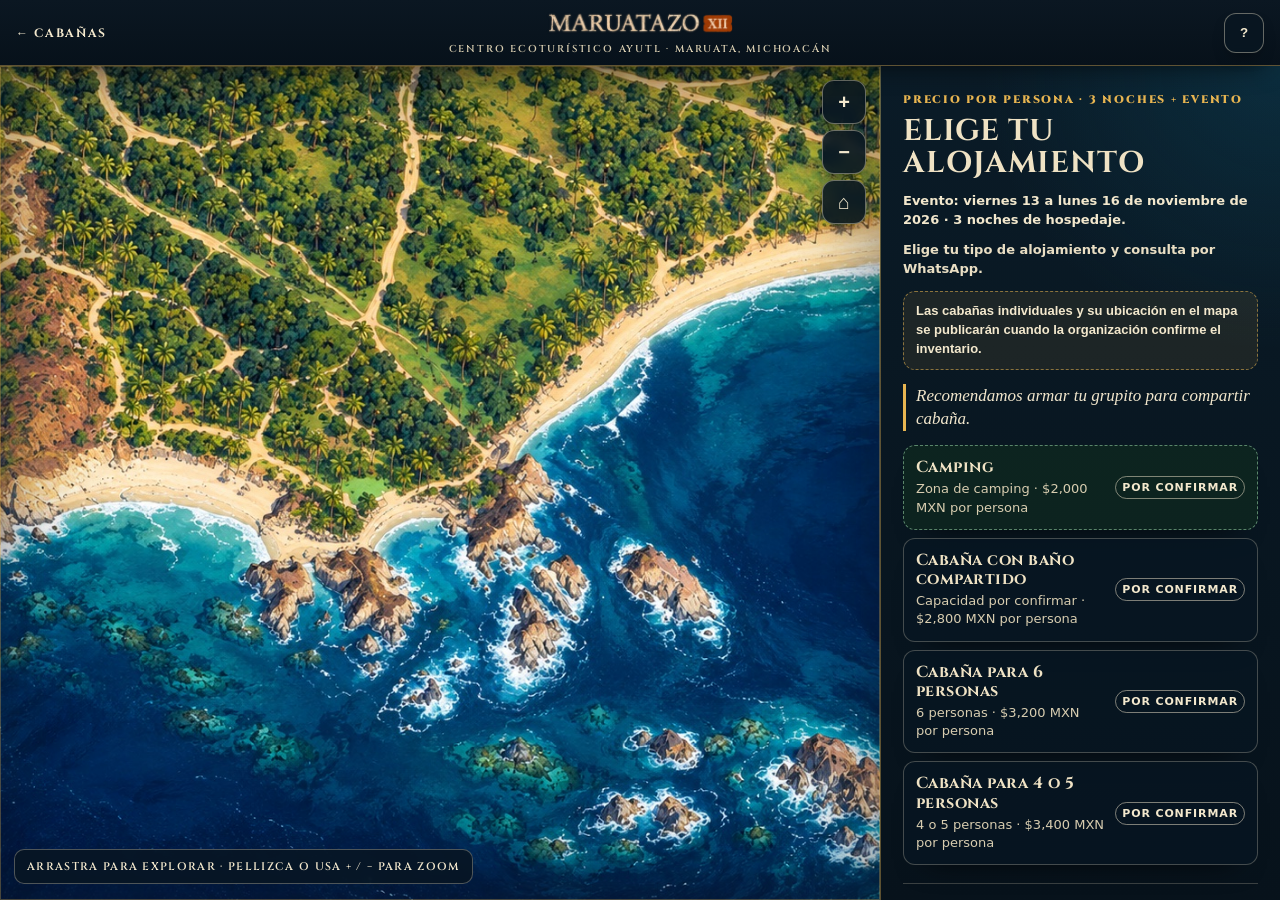
<file: mapa2d.html>
<!doctype html><html lang="es"><head><script>window.MARUATAZO_PUBLIC_RELEASE=true;</script><meta charset="utf-8"><meta name="viewport" content="width=device-width,initial-scale=1,viewport-fit=cover"><meta name="theme-color" content="#060c14"><link rel="preload" href="assets/fonts/Cinzel-Variable.ttf" as="font" type="font/ttf" crossorigin><title>Maruatazo XII — Mapa de cabañas</title><link rel="icon" href="data:image/svg+xml,%3Csvg xmlns='http://www.w3.org/2000/svg' viewBox='0 0 64 64'%3E%3Crect width='64' height='64' fill='%23e65312'/%3E%3Cpath d='M12 12h40v40H12z' fill='%23eee3c6'/%3E%3Ctext x='32' y='42' text-anchor='middle' font-family='Georgia' font-size='25' font-weight='bold' fill='%23171711'%3EXII%3C/text%3E%3C/svg%3E"><meta name="description" content="Explora el alojamiento de Maruatazo XII (13–16 de noviembre de 2026) en Centro Ecoturístico Ayutl, Maruata, Michoacán y consulta por WhatsApp."><link rel="stylesheet" href="style.css?v=1f780228"><link rel="stylesheet" href="mapa2d.css?v=1f780228"></head>
<body class="map2d-page">
<header class="map2d-top"><a href="index.html#cabins" class="map2d-back">← CABAÑAS</a><div><a class="map2d-brand" href="index.html" aria-label="Maruatazo XII — ir al inicio"><img alt="" decoding="async" height="106" src="assets/title/nav-logo.webp" width="772"></a><small>CENTRO ECOTURÍSTICO AYUTL · MARUATA, MICHOACÁN</small></div><button id="mapHelp" type="button" aria-label="Ayuda del mapa" aria-controls="mapInstructions">?</button></header>
<div class="cabin-app">
  <main id="mapViewport" class="map2d-viewport" tabindex="0" aria-label="Mapa interactivo de cabañas. Flechas para mover, más y menos para acercar, cero para restablecer.">
    <div id="mapWorld" class="map2d-world"></div>
    <div class="map2d-grain" aria-hidden="true"></div>
    <div class="map2d-instructions" id="mapInstructions">ARRASTRA PARA EXPLORAR · PELLIZCA O USA + / − PARA ZOOM</div>
    <div class="map2d-controls"><button id="zoomIn" type="button" aria-label="Acercar">+</button><button id="zoomOut" type="button" aria-label="Alejar">−</button><button id="resetMap" type="button" aria-label="Restablecer vista">⌂</button></div>
    <button id="editToggle" class="edit-toggle" type="button" aria-pressed="false" hidden>EDITAR CABAÑAS</button>
    <div id="editBanner" class="edit-banner" hidden>MODO EDICIÓN · solo visible para ti · borrador guardado en este navegador</div>
    <output id="calibrate" class="map2d-calibrate" hidden></output>
  </main>
  <aside id="cabinPanel" class="cabin-panel" aria-label="Cabañas">
    <button id="panelToggle" class="panel-toggle" type="button" aria-expanded="false" aria-controls="panelBody"><span id="panelToggleLabel">CABAÑAS</span><i aria-hidden="true">▴</i></button>
    <div id="panelBody" class="panel-body">
      <section id="panelList" aria-labelledby="listTitle">
        <small>PRECIO POR PERSONA · 3 NOCHES + EVENTO</small><h2 id="listTitle">ELIGE TU ALOJAMIENTO</h2><p class="panel-dates" id="panelDates"></p>
        <div id="editTools" class="edit-tools" hidden>
          <b id="editCount"></b>
          <div class="edit-tools-row"><button id="exportCfg" class="ed-btn" type="button">EXPORTAR CONFIG</button><button id="importCfg" class="ed-btn" type="button">IMPORTAR CONFIG</button></div>
          <button id="discardDraft" class="ed-btn ghost" type="button">DESCARTAR BORRADOR</button>
          <input id="importFile" type="file" accept="application/json,.json" hidden>
          <ol class="edit-steps"><li>Toca el mapa para agregar una cabaña.</li><li>Arrástrala o usa las flechas del teclado para ajustarla.</li><li>Completa sus datos y exporta.</li></ol>
        </div>
        <p class="panel-intro" id="panelIntro"></p>
        <p class="panel-notice" id="panelNotice" hidden></p><p class="panel-reco" id="panelReco"></p>
        <ul id="cabinList" class="cabin-list"></ul>
        <div class="legend" aria-label="Leyenda de disponibilidad"><b>DISPONIBILIDAD</b><ul id="legend"></ul></div>
        <p class="fineprint">Precios oficiales 2026 en MXN por persona; cada uno cubre 3 noches y acceso al evento los 3 días. Solicitar no aparta la cabaña: la reserva se confirma por WhatsApp. El mapa es una ilustración artística de la bahía, no un mapa georreferenciado ni a escala.</p>
      </section>
      <section id="cabinDetail" class="cabin-card" aria-labelledby="cabinName" hidden></section>
    </div>
  </aside>
</div>
<script src="cabins-config.js?v=1f780228"></script><script src="mapa2d.js?v=1f780228"></script></body></html>
</file>
<file: style.css>
:root{--paper:#eee3c6;--blue:#197aa0;--yellow:#e6ad24;--green:#0e5d38;--orange:#e65312;--ink:#171711;--pink:#d98d8a}*{box-sizing:border-box}html{scroll-behavior:smooth}body{margin:0;background:var(--paper);color:var(--ink);font-family:Arial,Helvetica,sans-serif;background-image:radial-gradient(#0001 1px,transparent 1px);background-size:4px 4px}.top{height:64px;position:sticky;top:0;z-index:20;display:flex;align-items:center;justify-content:space-between;padding:0 4vw;background:#eee3c6e8;backdrop-filter:blur(8px);border-bottom:2px solid var(--ink)}.brand{font-family:Georgia,serif;font-size:22px;font-weight:900;color:inherit;text-decoration:none}.brand b{background:var(--orange);color:var(--paper);padding:4px 8px}.hero{min-height:calc(100vh - 64px);display:grid;grid-template-columns:1.05fr .95fr;align-items:center;padding:5vw;gap:5vw;overflow:hidden}.eyebrow,.kicker{font-weight:900;letter-spacing:.12em;font-size:12px}.hero h1,.section h2{font-family:Georgia,'Times New Roman',serif;font-size:clamp(64px,10vw,150px);line-height:.76;margin:.18em 0;font-weight:900;letter-spacing:-.06em}.hero h1 span{color:var(--orange)}.lead{font-family:Georgia,serif;font-size:clamp(20px,2.2vw,34px);max-width:500px}.ticket{display:inline-block;background:var(--yellow);color:var(--ink);border:2px solid var(--ink);box-shadow:5px 5px 0 var(--ink);padding:18px 22px;font-weight:900;text-decoration:none}.ticket:hover{transform:translate(2px,2px);box-shadow:3px 3px 0 var(--ink)}.ticket.mini{padding:10px 14px;box-shadow:none}.hero-art{position:relative;transform:rotate(2deg)}.hero-art img{width:min(100%,560px);display:block;border:10px solid #f4ead0;box-shadow:12px 14px 0 var(--green)}.stamp{position:absolute;right:-20px;bottom:6%;width:100px;height:100px;border-radius:50%;background:var(--yellow);border:3px solid var(--ink);display:grid;place-items:center;text-align:center;font-weight:900;transform:rotate(-12deg)}.quick{display:grid;grid-template-columns:repeat(5,1fr);border-block:2px solid var(--ink);background:var(--blue)}.quick a{min-height:145px;color:var(--paper);text-decoration:none;padding:22px;border-right:2px solid var(--ink);display:flex;flex-direction:column;justify-content:flex-end}.quick a:hover{background:var(--orange)}.quick b{font-size:28px;margin-bottom:auto}.quick span{font-weight:900;font-size:20px}.quick small{opacity:.8;margin-top:4px}.section{padding:90px 5vw;border-bottom:2px solid var(--ink);scroll-margin-top:60px}.section h2{font-size:clamp(54px,8vw,120px)}.tickets{background:var(--yellow)}.cards{display:grid;grid-template-columns:repeat(3,1fr);gap:16px}.cards button{font:inherit;text-align:left;min-height:280px;background:var(--paper);border:2px solid var(--ink);padding:25px;display:flex;flex-direction:column;cursor:pointer;box-shadow:7px 7px 0 var(--ink)}.cards button:hover,.cards button.selected{background:var(--orange);color:var(--paper);transform:translate(3px,3px);box-shadow:4px 4px 0 var(--ink)}.cards span{font-size:50px}.cards b{font-family:Georgia,serif;font-size:32px;margin-top:auto}.cards small{font-size:15px}.cards em{font-style:normal;font-weight:900;margin-top:22px}.selection{margin-top:28px;border:2px dashed var(--ink);padding:18px;font-weight:800}.mapsec{background:var(--green);color:var(--paper)}.section-head{display:grid;grid-template-columns:2fr 1fr;gap:30px;align-items:end}.section-head>p{font-family:Georgia,serif;font-size:20px}.mapwrap{position:relative;max-width:1200px;margin:auto;border:10px solid var(--paper);box-shadow:12px 12px 0 var(--ink);overflow:hidden}.mapwrap img{display:block;width:100%;filter:saturate(.9) contrast(1.02)}.pin{position:absolute;width:54px;height:54px;border-radius:50%;background:var(--yellow);border:3px solid var(--ink);font-weight:900;font-size:18px;cursor:pointer;box-shadow:4px 4px 0 #171711}.pin:hover{transform:scale(1.1)}.p1{left:20%;top:63%}.p2{left:57%;top:55%}.p3{left:66%;top:44%}.p4{left:84%;top:67%}.mapnote{position:absolute;left:20px;bottom:20px;background:var(--paper);color:var(--ink);padding:14px 18px;border:2px solid var(--ink);font-weight:900}.lineup{background:var(--blue);color:var(--paper)}.line-grid{display:grid;grid-template-columns:1fr 1fr;gap:5vw;align-items:center}.line-grid img{width:100%;max-height:650px;object-fit:cover;border:8px solid var(--paper);transform:rotate(2deg)}.line-grid p{font-family:Georgia,serif;font-size:22px}.tabs{display:flex;gap:8px;flex-wrap:wrap}.tabs button{padding:12px 16px;background:transparent;color:var(--paper);border:2px solid var(--paper);font-weight:900}.tabs button.active{background:var(--yellow);color:var(--ink);border-color:var(--ink)}.coming{margin-top:40px;padding:25px;border:2px dashed var(--paper);font-size:clamp(24px,4vw,55px);font-weight:900}.merch{background:var(--pink)}.merch-card{display:flex;gap:35px;align-items:center;max-width:800px;border:2px solid var(--ink);padding:30px;background:var(--paper);box-shadow:8px 8px 0 var(--ink)}.disc{width:180px;aspect-ratio:1;background:radial-gradient(circle,var(--yellow) 0 10%,#111 11% 55%,#222 56%);border-radius:50%;flex:none}.merch-card b{font-family:Georgia,serif;font-size:35px}.merch-card span{font-weight:900;background:var(--orange);color:var(--paper);padding:8px}.info{background:var(--paper)}.info-grid{max-width:950px;margin-left:auto}.info details{border-top:2px solid var(--ink);padding:20px 0}.info details:last-child{border-bottom:2px solid var(--ink)}summary{font-family:Georgia,serif;font-weight:900;font-size:28px;cursor:pointer}.info details p{font-size:18px;max-width:700px}.photo-strip{display:grid;grid-template-columns:repeat(3,1fr);gap:10px;margin-top:70px}.photo-strip img{width:100%;height:380px;object-fit:cover}.bottom{display:none}@media(max-width:760px){body{padding-bottom:72px}.top{height:54px}.top .mini{display:none}.brand{font-size:18px}.hero{min-height:auto;grid-template-columns:1fr;padding:55px 18px 35px;gap:40px}.hero h1{font-size:19vw}.hero-art{width:88%;margin:auto}.stamp{width:78px;height:78px;font-size:13px}.quick{grid-template-columns:repeat(5,1fr)}.quick a{min-height:78px;padding:8px;text-align:center;align-items:center;justify-content:center}.quick b{font-size:21px;margin:0}.quick span{font-size:10px;margin-top:5px}.quick small{display:none}.section{padding:65px 18px}.cards{grid-template-columns:1fr}.cards button{min-height:190px}.section-head,.line-grid{grid-template-columns:1fr}.section-head>p{font-size:16px}.mapwrap{border-width:5px}.pin{width:40px;height:40px;font-size:14px}.mapnote{font-size:10px;left:8px;bottom:8px;padding:8px}.merch-card{align-items:flex-start}.disc{width:100px}.merch-card b{font-size:24px}.photo-strip{grid-template-columns:1fr 1fr}.photo-strip img{height:260px}.photo-strip img:last-child{display:none}.bottom{position:fixed;bottom:0;left:0;right:0;z-index:30;height:70px;display:grid;grid-template-columns:repeat(5,1fr);background:var(--paper);border-top:2px solid var(--ink)}.bottom a{color:var(--ink);text-decoration:none;font-size:10px;font-weight:900;display:flex;flex-direction:column;align-items:center;justify-content:center;gap:4px}.bottom b{font-size:19px}.bottom a:first-child{background:var(--yellow)}}
/* Interactive 3D map */
.world3d{position:relative;width:100%;height:min(72vh,720px);min-height:480px;overflow:hidden;border:2px solid #111;border-radius:22px;background:#8eb8c5;box-shadow:0 16px 0 rgba(0,0,0,.12)}
#worldCanvas{display:block;width:100%;height:100%;touch-action:none;cursor:grab}
#worldCanvas:active{cursor:grabbing}
.worldhud{position:absolute;inset:0;pointer-events:none;padding:16px;display:flex;flex-direction:column;justify-content:space-between}
.worldhint,.worldlegend,.placecard{background:rgba(246,224,170,.92);border:2px solid #111;box-shadow:4px 4px 0 #111;color:#111}
.worldhint{align-self:flex-start;padding:9px 12px;font-weight:800;font-size:12px;letter-spacing:.04em}
.worldlegend{align-self:flex-start;padding:10px 12px;font-size:12px;line-height:1.55}
.worldactions{position:absolute;right:14px;top:14px;display:flex;gap:8px;pointer-events:auto}
.worldactions button{border:2px solid #111;background:#f6e0aa;color:#111;font-weight:900;padding:9px 12px;border-radius:999px;cursor:pointer;box-shadow:3px 3px 0 #111}
.placecard{position:absolute;left:16px;bottom:16px;max-width:300px;padding:14px 16px;pointer-events:auto;display:none}
.placecard.show{display:block}.placecard b{font-size:20px}.placecard p{margin:5px 0 0;font-size:13px}
@media(max-width:700px){.world3d{height:62vh;min-height:430px;border-radius:14px}.worldhint{font-size:10px}.worldlegend{display:none}.worldactions{top:auto;bottom:14px}.placecard{left:12px;right:12px;bottom:62px;max-width:none}}
.world3d::after{content:"";position:absolute;inset:0;pointer-events:none;z-index:2;opacity:.13;mix-blend-mode:soft-light;background-image:repeating-linear-gradient(0deg,rgba(255,255,255,.035) 0,rgba(255,255,255,.035) 1px,rgba(0,0,0,.025) 1px,rgba(0,0,0,.025) 3px),radial-gradient(circle at 18% 15%,rgba(255,184,118,.22),transparent 34%),radial-gradient(circle at 80% 78%,rgba(80,63,132,.18),transparent 42%)}
.worldhud{z-index:3}

/* V5 sunset / early-2000s travel-game treatment */
.world3d:after{content:"";position:absolute;inset:0;pointer-events:none;border-radius:inherit;background:linear-gradient(180deg,rgba(88,54,108,.08),transparent 42%,rgba(238,113,49,.09));box-shadow:inset 0 0 90px rgba(44,21,34,.18);mix-blend-mode:multiply}
#worldCanvas{filter:saturate(1.16) contrast(1.08) sepia(.06)}

/* V6 terrain editor */
.world3d{background:linear-gradient(180deg,#876b91 0%,#de8e82 52%,#f0b46c 100%)}
.worldactions{flex-wrap:wrap;justify-content:flex-end}
.worldactions button#editWorld.active{background:#e65312;color:#fff}
.editorpanel{position:absolute;right:16px;bottom:16px;z-index:6;width:min(330px,calc(100% - 32px));background:rgba(238,227,198,.97);color:#171711;border:2px solid #171711;box-shadow:6px 6px 0 #171711;padding:14px;display:none}
.editorpanel.show{display:block}
.editorhead{display:flex;align-items:center;justify-content:space-between;border-bottom:2px solid #171711;padding-bottom:8px;margin-bottom:8px}
.editorhead b{font-family:Georgia,serif;font-size:18px}
.editorhead button{border:0;background:none;font-size:24px;font-weight:900;cursor:pointer}
.editorpanel p{font-size:12px;line-height:1.35;margin:8px 0 12px}
.editorselected{font-size:10px;letter-spacing:.08em;margin:8px 0}.editorselected strong{display:block;font-size:15px;letter-spacing:0;margin-top:3px}
.editorgrid{display:grid;grid-template-columns:1fr 1fr;gap:7px;margin-top:7px}
.editorgrid button{border:2px solid #171711;background:#f6e0aa;font-weight:900;padding:9px 7px;cursor:pointer}
.editorgrid button:hover{background:#e6ad24}
.editorpanel small{display:block;margin-top:10px;line-height:1.3;opacity:.7}
.world3d.editing #worldCanvas{cursor:crosshair}
.world3d.editing .worldhint{background:#e65312;color:#fff}
@media(max-width:700px){
  .editorpanel{left:10px;right:10px;bottom:10px;width:auto}
  .worldactions{right:10px;top:10px}
  .worldactions button{font-size:10px;padding:7px 9px}
  .placecard{display:none!important}
}


/* V7 — Y2K illustrated travel-atlas landing */
.atlas-hero{position:relative;min-height:calc(100vh - 64px);overflow:hidden;background:#397f9b;color:#f2e5c2;border-bottom:2px solid var(--ink);isolation:isolate}
.atlas-water{position:absolute;inset:0;z-index:-3;background:radial-gradient(ellipse at 18% 22%,rgba(255,255,255,.13),transparent 22%),radial-gradient(ellipse at 78% 64%,rgba(5,57,91,.23),transparent 32%),linear-gradient(145deg,#397f9b,#286f8d 52%,#2d7891)}
.atlas-water:before{content:"";position:absolute;inset:0;opacity:.32;background-image:repeating-radial-gradient(ellipse at 20% 30%,transparent 0 18px,rgba(238,227,198,.13) 19px 20px,transparent 21px 42px);transform:scale(1.6) rotate(-8deg)}
.atlas-water:after{content:"";position:absolute;inset:0;opacity:.25;mix-blend-mode:multiply;background-image:url("assets/map-original.jpg");background-size:cover;filter:grayscale(1) contrast(.55);transform:scale(1.08)}
.atlas-title{position:absolute;left:4.5vw;top:5vh;z-index:3}.atlas-title small{font-weight:900;letter-spacing:.18em;font-size:10px}.atlas-title h1{font-family:Georgia,serif;font-size:clamp(48px,7vw,108px);line-height:.82;letter-spacing:-.065em;margin:10px 0 12px;text-shadow:2px 2px 0 #153f4e}.atlas-title h1 span{display:inline-block;background:#e65312;color:#f2e5c2;padding:.05em .13em;transform:rotate(-2deg);font-size:.55em;letter-spacing:0}.atlas-title p{font-weight:900;letter-spacing:.12em;font-size:11px}
.atlas-compass{position:absolute;right:5vw;top:6vh;width:72px;height:72px;border:2px solid #f2e5c2;border-radius:50%;display:grid;place-items:center;text-align:center;font:900 11px Georgia;box-shadow:inset 0 0 0 5px rgba(242,229,194,.15)}.atlas-compass i{font-size:25px;line-height:.6;font-style:normal}
.atlas-item{position:absolute;color:#f2e5c2;text-decoration:none;text-align:center;z-index:4;transition:transform .35s cubic-bezier(.2,.8,.2,1),filter .35s}.atlas-item:hover{transform:translateY(-8px) rotate(-2deg) scale(1.07);filter:drop-shadow(0 8px 0 rgba(13,49,60,.25))}.atlas-item b,.atlas-item small{display:block;text-shadow:1px 2px #16485a}.atlas-item b{font:900 17px Georgia,serif;letter-spacing:.05em}.atlas-item small{font:700 10px Arial;letter-spacing:.08em;margin-top:4px}.atlas-icon{display:grid;place-items:center;margin:auto auto 7px;color:#e8c56a;text-shadow:2px 2px #183d48;font-family:Georgia;font-weight:900}.shell{font-size:64px;transform:rotate(-25deg)}.sun{font-size:70px}.fish{font-size:78px;transform:rotate(-8deg)}.flower{font-size:68px;color:#eaa49b}.bird{font-size:82px;transform:rotate(12deg)}
.item-info{left:9%;top:43%}.item-lineup{left:25%;bottom:12%}.item-menu{right:12%;top:33%}.item-merch{right:25%;bottom:11%}.item-map{right:34%;top:13%}
.ticket-island{position:absolute;left:50%;top:53%;width:270px;height:205px;transform:translate(-50%,-50%) rotate(-2deg);z-index:6;border:0;background:transparent;color:#172e31;cursor:pointer;filter:drop-shadow(0 14px 0 rgba(12,51,65,.23));transition:transform .45s cubic-bezier(.2,.8,.2,1),filter .45s}.ticket-island:hover{transform:translate(-50%,-54%) rotate(1deg) scale(1.06);filter:drop-shadow(0 20px 0 rgba(12,51,65,.2))}.ticket-island:before{content:"";position:absolute;inset:35px 12px 20px;background:#d6bd69;border:3px solid #183d48;border-radius:55% 45% 58% 42%/48% 56% 44% 52%;transform:rotate(-4deg);box-shadow:inset -18px -13px 0 #8ca85b,inset 12px 9px 0 #eadb9f}.ticket-island:after{content:"";position:absolute;left:22px;right:5px;bottom:8px;height:55px;border:3px solid #183d48;border-top:0;border-radius:0 0 50% 55%;background:#79b8ba;transform:rotate(3deg);z-index:-1}.island-palms{position:absolute;left:34px;top:14px;font-size:61px;letter-spacing:-19px;color:#275e3d;transform:rotate(-8deg);z-index:2}.island-hut{position:absolute;right:44px;top:56px;font-size:58px;color:#9b572f;z-index:2}.ticket-island strong,.ticket-island small,.ticket-island em{position:absolute;z-index:3;left:50%;transform:translateX(-50%);white-space:nowrap}.ticket-island strong{top:100px;font:900 29px Georgia,serif;background:#f0dfb4;border:2px solid #183d48;padding:4px 11px;box-shadow:3px 3px #183d48}.ticket-island small{top:143px;font-weight:900;font-size:10px;letter-spacing:.08em}.ticket-island em{top:165px;font-style:normal;font-weight:900;font-size:10px}
.atlas-creature{position:absolute;color:#183d48;opacity:.8;font:900 80px Georgia;z-index:2}.turtle{left:37%;top:27%;transform:rotate(22deg)}.ray{right:8%;bottom:17%;font-size:110px;transform:rotate(-15deg)}.atlas-note{position:absolute;left:5%;bottom:7%;font:italic 18px Georgia;line-height:1.2;transform:rotate(-4deg)}.atlas-scroll{position:absolute;right:4%;bottom:4%;font-weight:900;font-size:9px;letter-spacing:.18em}
.portal{position:fixed;inset:0;z-index:100;pointer-events:none;display:grid;place-items:center;background:#2b7892;clip-path:circle(0% at 50% 52%);transition:clip-path .75s cubic-bezier(.75,0,.25,1)}.portal.open{clip-path:circle(150% at 50% 52%)}.portal-ring{width:120px;height:120px;border:3px solid #eee3c6;border-radius:50%;box-shadow:0 0 0 18px rgba(238,227,198,.13),0 0 0 38px rgba(238,227,198,.07);animation:portalPulse 1s ease-in-out infinite alternate}.portal-copy{position:absolute;margin-top:190px;font:900 12px Arial;letter-spacing:.2em;color:#eee3c6}@keyframes portalPulse{to{transform:scale(1.16);opacity:.55}}
.portal.depart{clip-path:circle(0% at 50% 52%);transition:clip-path .65s ease-in}
@media(max-width:760px){.atlas-hero{min-height:calc(100svh - 54px)}.atlas-title{left:18px;top:32px}.atlas-title h1{font-size:15vw}.atlas-title p{font-size:8px}.atlas-compass{right:18px;top:24px;width:54px;height:54px}.ticket-island{width:230px;height:185px;top:52%}.ticket-island strong{top:91px}.ticket-island small{top:134px}.ticket-island em{top:156px}.island-palms{font-size:53px}.island-hut{font-size:48px}.item-info{left:5%;top:31%}.item-lineup{left:9%;bottom:12%}.item-menu{right:4%;top:28%}.item-merch{right:8%;bottom:12%}.item-map{right:27%;top:16%}.atlas-icon{transform:scale(.72)}.atlas-item b{font-size:12px}.atlas-item small{display:none}.atlas-note,.atlas-creature{display:none}.atlas-scroll{right:16px;bottom:5px;font-size:7px}}

/* V8 — bioluminescent Y2K Pacific atlas */
.atlas-hero{background:#061d2b;color:#f5e8c6;min-height:calc(100vh - 64px)}
.atlas-water{background:radial-gradient(ellipse at 49% 57%,rgba(39,233,221,.16),transparent 18%),radial-gradient(ellipse at 78% 18%,rgba(95,85,180,.18),transparent 26%),radial-gradient(ellipse at 16% 75%,rgba(11,191,181,.16),transparent 27%),linear-gradient(145deg,#071c2b 0%,#082f42 45%,#06445a 72%,#071a2a 100%)}
.atlas-water:before{opacity:.5;background-image:repeating-radial-gradient(ellipse at 20% 30%,transparent 0 24px,rgba(89,231,219,.10) 25px 26px,transparent 27px 51px),radial-gradient(circle,rgba(228,239,190,.55) 0 1px,transparent 1.6px);background-size:auto,58px 58px;filter:drop-shadow(0 0 5px #63e4d2)}
.atlas-water:after{opacity:.15;mix-blend-mode:screen;filter:grayscale(1) sepia(.4) hue-rotate(125deg) contrast(.8) brightness(.75)}
.atlas-hero:after{content:"";position:absolute;inset:0;pointer-events:none;z-index:10;background:radial-gradient(circle at 50% 52%,transparent 35%,rgba(0,5,14,.48) 100%),repeating-linear-gradient(0deg,rgba(255,255,255,.018) 0 1px,transparent 1px 3px);mix-blend-mode:normal}
.atlas-title,.atlas-item,.ticket-island,.atlas-compass,.atlas-note,.atlas-scroll{z-index:12}
.atlas-title h1{text-shadow:0 3px 0 #082331,0 0 22px rgba(76,231,211,.15)}
.atlas-compass{box-shadow:inset 0 0 0 5px rgba(242,229,194,.10),0 0 22px rgba(82,231,216,.22)}
.atlas-item{filter:drop-shadow(0 0 8px rgba(66,223,209,.18))}.atlas-item:hover{filter:drop-shadow(0 0 16px rgba(89,244,225,.5)) drop-shadow(0 10px 0 rgba(0,12,23,.32))}
.atlas-icon{color:#f1c963;text-shadow:2px 2px #071b25,0 0 10px rgba(241,201,99,.26)}
.ticket-island{filter:drop-shadow(0 15px 0 rgba(0,11,20,.35)) drop-shadow(0 0 20px rgba(74,230,213,.22));animation:islandFloat 5s ease-in-out infinite}
.ticket-island:hover{filter:drop-shadow(0 20px 0 rgba(0,11,20,.25)) drop-shadow(0 0 28px rgba(89,244,225,.5))}
.ticket-island:before{background:#d7bd68;box-shadow:inset -20px -14px 0 #739b62,inset 13px 10px 0 #eadb9f,0 0 0 5px rgba(94,224,210,.08)}
.ticket-island:after{background:linear-gradient(#75c9c6,#3a929e);box-shadow:0 7px 18px rgba(45,225,211,.25)}
@keyframes islandFloat{0%,100%{margin-top:0}50%{margin-top:-7px}}
.atlas-creature{z-index:4;color:#4cc8bd;opacity:.18;text-shadow:0 0 15px #57e9d9}
.atlas-note{color:#f3dfb2}.atlas-scroll{color:#80d9ce}

/* cinematic dive from the ticket island into the existing 3D map */
.portal{background:radial-gradient(circle at 50% 52%,#72d8d0 0 3%,#1d7d8c 14%,#0a4056 34%,#071d2c 68%,#030b13 100%);clip-path:circle(0% at 50% 52%);overflow:hidden}
.portal:before{content:"";position:absolute;inset:-25%;background:repeating-radial-gradient(circle at 50% 52%,transparent 0 42px,rgba(186,244,229,.12) 44px 46px,transparent 48px 88px);transform:scale(.55);opacity:0;transition:transform .9s cubic-bezier(.2,.8,.2,1),opacity .25s}
.portal.open:before{transform:scale(2.4);opacity:1}
.portal-ring{width:92px;height:92px;border-color:#e9e1b9;box-shadow:0 0 18px #74e6d6,0 0 0 20px rgba(111,226,211,.12),0 0 0 48px rgba(111,226,211,.06);animation:portalDive .85s cubic-bezier(.2,.8,.2,1) forwards}
@keyframes portalDive{0%{transform:scale(.35) rotate(0);opacity:.1}55%{opacity:1}100%{transform:scale(7) rotate(18deg);opacity:0}}
.portal-copy{color:#f1e3bd;text-shadow:0 0 12px #61d8ce;transition:opacity .25s}.portal.depart .portal-copy{opacity:0}
#mapa.portal-arrive{animation:mapArrival .9s cubic-bezier(.16,.84,.3,1)}
@keyframes mapArrival{0%{filter:brightness(.35) saturate(.7);transform:scale(1.025);transform-origin:50% 0}100%{filter:none;transform:scale(1)}}

/* V9 — midnight galaxy / bioluminescent Pacific. Adult Y2K editorial treatment */
:root{--night:#02060b;--night2:#04111a;--deep:#062330;--aqua:#62e7dc;--aqua2:#1ba9b2;--moon:#e7e3d4;--acid:#9debc7;--coral:#ff7d63;--glass:rgba(4,16,25,.72)}
html{background:var(--night)}
body{background:var(--night);color:var(--moon);background-image:none}

/* remove the beige bar: header floats over the universe */
.top{position:fixed;inset:0 0 auto 0;height:58px;background:linear-gradient(180deg,rgba(1,4,8,.88),rgba(1,4,8,.18) 72%,transparent);border:0;backdrop-filter:blur(3px);padding:0 3.2vw;color:rgba(235,238,228,.92);z-index:40;pointer-events:none}
.top .brand,.top .ticket{pointer-events:auto}
.brand{font-family:Arial,Helvetica,sans-serif;font-size:12px;letter-spacing:.22em;font-weight:700;color:rgba(238,240,229,.9)}
.brand b{background:transparent;color:var(--coral);padding:0;margin-left:4px;font:inherit}
.ticket,.ticket.mini{background:rgba(4,18,27,.54);color:#dffbf5;border:1px solid rgba(129,235,220,.48);box-shadow:none;border-radius:999px;padding:9px 14px;font-size:10px;letter-spacing:.13em;backdrop-filter:blur(10px)}
.ticket:hover{transform:none;box-shadow:0 0 22px rgba(64,226,211,.18);background:rgba(7,36,45,.7)}

.atlas-hero{min-height:100svh;background:#01050a;border:0;color:#e9ece3}
.atlas-water{background:
radial-gradient(ellipse at 58% 56%,rgba(63,241,219,.18),transparent 10%),
radial-gradient(ellipse at 18% 70%,rgba(9,157,183,.16),transparent 25%),
radial-gradient(ellipse at 82% 18%,rgba(80,54,162,.23),transparent 28%),
radial-gradient(ellipse at 42% 5%,rgba(18,69,91,.22),transparent 32%),
linear-gradient(160deg,#010409 0%,#03101a 37%,#052635 66%,#02070c 100%)}
.atlas-water:before{opacity:.78;background-image:
radial-gradient(circle at 12% 18%,rgba(255,255,255,.94) 0 1px,transparent 1.25px),
radial-gradient(circle at 72% 24%,rgba(157,236,229,.82) 0 1px,transparent 1.4px),
radial-gradient(circle at 34% 66%,rgba(255,255,255,.6) 0 .8px,transparent 1.2px),
radial-gradient(circle at 84% 76%,rgba(91,229,216,.65) 0 1px,transparent 1.3px),
repeating-radial-gradient(ellipse at 50% 62%,transparent 0 54px,rgba(89,231,219,.04) 55px 56px,transparent 57px 118px);
background-size:137px 137px,191px 191px,89px 89px,251px 251px,auto;filter:drop-shadow(0 0 7px rgba(102,236,221,.38));animation:starDrift 28s linear infinite}
@keyframes starDrift{to{background-position:137px 70px,-110px 191px,89px -44px,-120px -100px,0 0}}
.atlas-water:after{opacity:.12;mix-blend-mode:screen;filter:grayscale(1) sepia(.15) hue-rotate(130deg) contrast(1.2) brightness(.44);mask-image:linear-gradient(180deg,transparent 4%,#000 26%,#000 88%,transparent)}
.atlas-hero:before{content:"";position:absolute;inset:-15%;z-index:-1;pointer-events:none;background:
radial-gradient(ellipse at 23% 35%,rgba(44,89,118,.24),transparent 24%),
radial-gradient(ellipse at 74% 68%,rgba(34,201,191,.09),transparent 19%),
radial-gradient(ellipse at 70% 12%,rgba(78,42,132,.2),transparent 21%);filter:blur(38px);animation:nebula 16s ease-in-out infinite alternate}
@keyframes nebula{to{transform:translate3d(1.5%,-1%,0) scale(1.04);opacity:.78}}
.atlas-hero:after{background:radial-gradient(circle at 50% 54%,transparent 27%,rgba(0,2,7,.46) 72%,rgba(0,0,0,.86) 100%),repeating-linear-gradient(0deg,rgba(255,255,255,.012) 0 1px,transparent 1px 3px);z-index:20}

/* restrained editorial identity */
.atlas-title{left:4vw;top:10vh;max-width:650px}.atlas-title small{font-size:8px;letter-spacing:.28em;color:rgba(213,235,229,.58)}
.atlas-title h1{font-family:Arial,Helvetica,sans-serif;font-size:clamp(42px,6.2vw,96px);font-weight:300;letter-spacing:-.055em;line-height:.86;text-shadow:0 0 30px rgba(91,225,211,.09);margin:12px 0 16px}
.atlas-title h1 span{font-family:Georgia,serif;font-size:.34em;font-style:italic;font-weight:400;background:transparent;color:#ff846c;padding:0;margin-left:.12em;transform:none;vertical-align:middle}
.atlas-title p{font-size:8px;letter-spacing:.23em;color:rgba(221,234,227,.58)}
.atlas-compass{right:4vw;top:9vh;width:54px;height:54px;border:1px solid rgba(163,232,221,.38);color:rgba(210,239,233,.7);box-shadow:0 0 25px rgba(64,213,203,.08);font:500 8px Arial}.atlas-compass i{font-size:15px;color:var(--aqua)}

/* atlas navigation becomes subtle cartographic wayfinding, not children's icons */
.atlas-icon{display:none}
.atlas-item{min-width:116px;padding:13px 15px 12px;border:1px solid rgba(106,218,207,.14);border-radius:999px;background:rgba(2,10,16,.22);backdrop-filter:blur(5px);text-align:left;color:rgba(224,239,233,.77);filter:none;box-shadow:inset 0 0 0 1px rgba(255,255,255,.015)}
.atlas-item:before{content:"";position:absolute;left:-7px;top:50%;width:9px;height:9px;transform:translateY(-50%);border:1px solid rgba(113,238,222,.7);border-radius:50%;box-shadow:0 0 12px rgba(83,235,219,.6)}
.atlas-item b{font-family:Arial,Helvetica,sans-serif;font-size:10px;letter-spacing:.22em;font-weight:600;text-shadow:none}
.atlas-item small{font:400 8px Arial;letter-spacing:.08em;color:rgba(174,205,199,.46);text-shadow:none;margin-top:3px}
.atlas-item:hover{transform:translateY(-3px);filter:none;background:rgba(5,31,38,.55);border-color:rgba(98,231,220,.45);box-shadow:0 0 30px rgba(57,220,207,.09)}
.item-info{left:8%;top:43%}.item-lineup{left:23%;bottom:14%}.item-menu{right:10%;top:35%}.item-merch{right:24%;bottom:13%}.item-map{right:31%;top:16%}

/* Tickets = a dark topographic coast rather than a cartoon island */
.ticket-island{width:310px;height:230px;top:55%;color:#eaf5ef;filter:drop-shadow(0 18px 35px rgba(0,0,0,.6));animation:islandFloat 7s ease-in-out infinite}
.ticket-island:hover{transform:translate(-50%,-54%) scale(1.035);filter:drop-shadow(0 22px 38px rgba(0,0,0,.58)) drop-shadow(0 0 28px rgba(57,227,213,.22))}
.ticket-island:before{inset:31px 14px 30px;background:linear-gradient(145deg,#0b2930,#0b3d43 48%,#13535a);border:1px solid rgba(117,235,221,.58);border-radius:58% 42% 61% 39%/55% 48% 52% 45%;box-shadow:inset -22px -17px 38px rgba(0,5,9,.52),inset 18px 12px 35px rgba(94,225,203,.07),0 0 0 8px rgba(39,192,185,.025),0 0 38px rgba(52,223,210,.11)}
.ticket-island:after{left:20px;right:8px;bottom:14px;height:72px;border:1px solid rgba(121,235,223,.38);border-top:0;background:linear-gradient(180deg,rgba(34,171,179,.62),rgba(5,55,72,.18));box-shadow:0 10px 30px rgba(36,218,207,.08);opacity:.8}
.island-palms,.island-hut{display:none}
.ticket-island .island-coast{position:absolute;left:45px;right:45px;top:57px;height:76px;z-index:2;border-radius:50%;opacity:.48;background:repeating-radial-gradient(ellipse at 50% 64%,transparent 0 8px,rgba(131,235,221,.44) 9px 10px,transparent 11px 18px);transform:rotate(-7deg);mask-image:linear-gradient(90deg,transparent,#000 18%,#000 82%,transparent)}
.ticket-island strong{top:103px;font:500 24px Arial,Helvetica,sans-serif;letter-spacing:.16em;background:rgba(1,8,12,.58);color:#e9f6f0;border:1px solid rgba(129,231,218,.36);padding:7px 13px;box-shadow:0 0 20px rgba(64,222,210,.08);backdrop-filter:blur(8px)}
.ticket-island small{top:150px;font-weight:400;color:rgba(183,221,214,.55);font-size:8px;letter-spacing:.16em}.ticket-island em{top:174px;font-size:8px;letter-spacing:.22em;color:var(--aqua);font-weight:600}
.atlas-creature{display:none}.atlas-note{left:4%;bottom:6%;font:italic 13px Georgia;color:rgba(220,231,222,.42);transform:none}.atlas-scroll{right:4%;bottom:4%;color:rgba(111,222,211,.48);font-size:7px}

/* entire site stays in the same dark nocturnal world */
.section{background-color:#030a10!important;color:#e5ece6!important;border-bottom:1px solid rgba(104,220,209,.12);position:relative;overflow:hidden}
.section:before{content:"";position:absolute;inset:0;pointer-events:none;background:radial-gradient(circle at 82% 12%,rgba(35,177,177,.09),transparent 23%),radial-gradient(circle at 8% 75%,rgba(79,54,145,.12),transparent 22%),radial-gradient(circle,rgba(171,239,229,.16) 0 .7px,transparent 1px);background-size:auto,auto,67px 67px;opacity:.7}
.section>*{position:relative;z-index:1}
.section h2{color:#ecf0e8;font-weight:300;letter-spacing:-.055em;font-family:Arial,Helvetica,sans-serif}.kicker{color:rgba(105,224,211,.58);font-size:8px;letter-spacing:.25em}
.tickets,.mapsec,.lineup,.merch,.info{background:linear-gradient(160deg,#02070d,#04121a 55%,#031018)!important}
.cards{gap:12px}.cards button{background:rgba(5,23,31,.66);color:#dce9e3;border:1px solid rgba(105,220,210,.22);box-shadow:none;border-radius:18px;backdrop-filter:blur(8px)}
.cards button span{opacity:.58;filter:grayscale(1);font-size:32px}.cards button b{font:500 24px Arial;letter-spacing:.05em}.cards button small,.cards button em{color:rgba(183,210,204,.55)}
.cards button:hover,.cards button.selected{background:rgba(8,48,55,.72);color:#effbf6;transform:translateY(-2px);box-shadow:0 0 26px rgba(63,223,211,.1);border-color:rgba(98,231,220,.55)}
.selection{border:1px solid rgba(104,220,209,.2);color:rgba(206,228,221,.7);border-radius:14px;background:rgba(2,12,18,.42)}
.world3d{border:1px solid rgba(96,221,211,.24);box-shadow:0 35px 80px rgba(0,0,0,.45),0 0 35px rgba(46,218,205,.06);background:#06131d}
.worldhint,.worldlegend,.placecard,.editorpanel{background:rgba(2,10,16,.78);color:#dfece7;border:1px solid rgba(102,222,210,.28);box-shadow:none;backdrop-filter:blur(12px)}
.worldactions button{background:rgba(2,13,19,.75);color:#cce8e2;border:1px solid rgba(100,220,209,.3);box-shadow:none}.worldactions button:hover{background:rgba(7,42,48,.82)}
.line-grid img{border:1px solid rgba(105,220,210,.2);filter:saturate(.72) contrast(1.05) brightness(.78);transform:none;border-radius:18px}.tabs button{border:1px solid rgba(107,220,211,.24);color:#cfe7e1;border-radius:999px}.tabs button.active{background:rgba(43,173,171,.18);color:#dffaf4;border-color:rgba(91,229,216,.55)}.coming{border:1px solid rgba(106,220,209,.18);color:rgba(223,235,229,.72)}
.merch-card{background:rgba(4,20,27,.66);color:#dce8e2;border:1px solid rgba(104,220,209,.2);box-shadow:none;border-radius:18px}.merch-card span{background:transparent;color:var(--aqua);border:1px solid rgba(98,231,220,.3);border-radius:999px}.disc{background:radial-gradient(circle,#3bb3ab 0 5%,#041016 6% 19%,#0a1d25 20% 54%,#02070b 55%);box-shadow:0 0 35px rgba(56,220,207,.09)}
.info-grid{max-width:950px}.info details{border-color:rgba(105,220,210,.15)}summary{font-family:Arial;font-weight:400;color:#e2ebe6}.info details p{color:rgba(196,215,208,.68)}.photo-strip img{filter:saturate(.72) contrast(1.05) brightness(.68);border-radius:16px}
.bottom{background:rgba(1,6,10,.9)!important;border-top:1px solid rgba(108,220,210,.16)!important;backdrop-filter:blur(16px)}.bottom a{color:rgba(218,235,229,.68)!important}.bottom a:first-child{background:rgba(28,132,135,.16)!important;color:#dffbf5!important}

.portal{background:radial-gradient(circle at 50% 52%,#49d6ce 0 2%,#0b6673 13%,#041d2a 34%,#02070d 68%,#000 100%)}
.portal-ring{border-color:rgba(181,246,237,.76);box-shadow:0 0 30px rgba(82,235,220,.45),0 0 0 20px rgba(57,209,200,.08),0 0 0 50px rgba(49,196,190,.035)}
.portal-copy{color:rgba(213,240,233,.72);font-weight:500;letter-spacing:.28em;text-shadow:0 0 12px rgba(97,216,206,.5)}

@media(max-width:760px){
 .top{height:48px;padding:0 16px}.brand{font-size:10px}.atlas-hero{min-height:100svh}.atlas-title{top:10vh;left:18px}.atlas-title h1{font-size:13vw}.atlas-title p{font-size:7px}.atlas-compass{top:9vh;right:18px;width:44px;height:44px}
 .ticket-island{width:238px;height:190px;top:55%}.ticket-island strong{top:87px;font-size:18px}.ticket-island small{top:127px}.ticket-island em{top:149px}.ticket-island .island-coast{top:45px}
 .atlas-item{min-width:90px;padding:9px 11px}.atlas-item b{font-size:8px}.atlas-item small{display:none}.item-info{left:4%;top:38%}.item-lineup{left:7%;bottom:12%}.item-menu{right:4%;top:34%}.item-merch{right:7%;bottom:12%}.item-map{right:18%;top:22%}.atlas-note{display:none}
}

/* V27 — full festival-poster system ------------------------------------ */
.landing-v5-theme{
  --paper:var(--le-paper,#f1ebdd);
  --ink:#171714;
  --pacific:#258baa;
  --pacific-deep:#12647a;
  --yellow:#efb629;
  --orange:#e95b21;
  --coral:#d88e87;
  --green:#477c48;
  --border:2px solid var(--ink);
  --shadow-offset:5px;
  --grain-opacity:var(--le-page-grain,.15);
  --section-space:clamp(72px,9vw,140px);
  --content-width:1240px;
  overflow-x:hidden;
  background:var(--paper)!important;
  color:var(--ink)!important;
}
.landing-v5-theme img{max-width:100%;height:auto}
.landing-v5-theme a:focus-visible,.landing-v5-theme button:focus-visible,.landing-v5-theme summary:focus-visible{outline:3px solid var(--yellow);outline-offset:3px}
.landing-v5-theme .top{
  position:sticky!important;inset:auto!important;top:0!important;z-index:1000;
  display:grid;grid-template-columns:auto 1fr auto;align-items:center;gap:32px;
  width:100%;height:68px!important;padding:0 max(24px,4vw)!important;
  background:color-mix(in srgb,var(--paper) 94%,transparent)!important;
  border-bottom:var(--border)!important;backdrop-filter:blur(7px)!important;
}
.landing-v5-theme .brand{white-space:nowrap;font:900 clamp(18px,2vw,25px)/1 Georgia,'Times New Roman',serif!important;color:var(--ink)!important;text-decoration:none}
.landing-v5-theme .brand b{display:inline-block;margin-left:4px;padding:5px 8px 3px!important;background:var(--orange)!important;color:var(--paper)!important;border:1px solid var(--ink);line-height:1!important}
.site-nav{display:flex;justify-content:flex-end;align-items:center;gap:clamp(18px,2.5vw,40px)}
.site-nav a{position:relative;padding:22px 0 20px;color:var(--ink);font:900 10px/1 Arial,sans-serif;letter-spacing:.05em;text-decoration:none}
.site-nav a:after{content:"";position:absolute;left:0;right:100%;bottom:15px;height:2px;background:var(--orange);transition:right .2s ease}.site-nav a:hover:after{right:0}
.nav-toggle{display:none;width:44px;height:44px;padding:11px;border:0;background:transparent}.nav-toggle span{display:block;height:2px;margin:4px 0;background:var(--ink);transition:transform .2s ease,opacity .2s ease}
.landing-v5-theme .ticket.mini{min-height:42px;padding:10px 16px!important;background:var(--yellow)!important;color:var(--ink)!important;border:var(--border)!important;box-shadow:4px 4px 0 var(--ink)!important;font:900 11px/1 Arial,sans-serif!important;cursor:pointer;transition:transform .16s ease,box-shadow .16s ease!important}.landing-v5-theme .ticket.mini:hover{transform:translate(2px,2px);box-shadow:2px 2px 0 var(--ink)!important}.landing-v5-theme .ticket.mini:active{transform:translate(4px,4px);box-shadow:0 0 0 var(--ink)!important}

.landing-v5-theme .ocean-hero{
  position:relative!important;display:grid!important;place-items:stretch!important;isolation:isolate;
  min-height:clamp(700px,calc(100svh - 68px),920px)!important;height:auto!important;
  padding:clamp(44px,6vw,86px) max(24px,4vw) 74px!important;
  overflow:hidden!important;background:var(--paper)!important;border-bottom:var(--border)!important;
}
.hero-paper{position:absolute;inset:0;z-index:0;background:var(--paper)!important;pointer-events:none!important}
.hero-photo{position:absolute;inset:0;z-index:1;width:100%;height:100%!important;max-width:none!important;object-fit:cover;object-position:center 57%;filter:saturate(.72) contrast(1.2) sepia(.12)}
.hero-ink{position:absolute;inset:0;z-index:2;background:rgba(37,139,170,.2);mix-blend-mode:multiply;pointer-events:none!important}
.hero-print-texture{position:absolute;inset:0;z-index:5;opacity:var(--grain-opacity)!important;mix-blend-mode:multiply;background-image:radial-gradient(rgba(23,23,20,.65) .6px,transparent .9px),repeating-linear-gradient(0deg,transparent 0 4px,rgba(23,23,20,.1) 4px 5px)!important;background-size:4px 4px,100% 5px!important;pointer-events:none!important}
.hero-sun{position:absolute;z-index:3;width:clamp(100px,13vw,190px);aspect-ratio:1;left:12%;top:45%;border:var(--border);border-radius:50%;background:var(--orange)!important;box-shadow:7px 0 0 rgba(239,182,41,.6);opacity:.82;mix-blend-mode:multiply;pointer-events:none!important}
.hero-registration{position:absolute;z-index:6;inset:18px;color:var(--paper)!important;opacity:.82;font:900 8px/1 Arial,sans-serif;pointer-events:none!important}.hero-registration span{position:absolute;border:1px solid currentColor;padding:4px}.hero-registration span:first-child{left:0;top:0}.hero-registration span:nth-child(2){right:0;bottom:0}.hero-registration i{position:absolute;width:12px;height:12px;border:1px solid currentColor}.hero-registration i:nth-of-type(1){right:0;top:0}.hero-registration i:nth-of-type(2){left:0;bottom:0}
.hero-composition{position:relative;z-index:8;width:min(100%,var(--content-width));max-width:100%;min-width:0;margin:auto;display:flex;flex-direction:column;justify-content:space-between;gap:clamp(52px,8vw,90px)}
.landing-v5-theme .hero-copy{position:relative!important;left:auto!important;top:auto!important;transform:none!important;width:min(100%,1040px)!important;margin:auto;text-align:center!important;color:var(--ink)!important;text-shadow:none!important}
.landing-v5-theme .hero-copy small{display:inline-block;padding:7px 12px;background:color-mix(in srgb,var(--paper) 86%,transparent);border-block:1px solid var(--ink);color:var(--ink)!important;font:900 clamp(9px,1vw,12px)/1 Arial,sans-serif!important;letter-spacing:.18em!important}
.landing-v5-theme .hero-copy h1{display:flex;justify-content:center;align-items:flex-end;gap:.08em;margin:clamp(15px,2vw,24px) 0 16px!important;color:var(--ink)!important;font:900 clamp(70px,11.5vw,170px)/.72 Georgia,'Times New Roman',serif!important;letter-spacing:-.09em!important;text-shadow:2px 2px 0 rgba(241,235,221,.75)!important;white-space:nowrap}
.landing-v5-theme .hero-copy h1 span{display:block}.landing-v5-theme .hero-copy h1 em{display:inline-block;margin:0 0 .08em;padding:.16em .2em .12em;background:var(--orange)!important;border:var(--border);color:var(--paper)!important;font:900 .4em/.9 Arial,sans-serif;letter-spacing:-.06em;transform:rotate(-4deg);box-shadow:5px 4px 0 rgba(23,23,20,.22)}
.landing-v5-theme .hero-copy p{display:inline-block;margin:0!important;padding:7px 12px;background:color-mix(in srgb,var(--paper) 86%,transparent);color:var(--ink)!important;font:900 clamp(9px,1vw,12px)/1.25 Arial,sans-serif!important;letter-spacing:.17em!important}
.hero-phrase{display:block;width:max-content;max-width:100%;margin:26px auto 0;padding:9px 15px;background:var(--pacific-deep);border:1px solid var(--paper);color:var(--paper);font:900 clamp(12px,1.25vw,17px)/1 Arial,sans-serif;letter-spacing:.13em}
.landing-v5-theme .orbit-nav.hero-nav{position:relative!important;inset:auto!important;width:min(100%,980px);max-width:100%;min-width:0;margin:auto;display:grid!important;grid-template-columns:repeat(5,minmax(0,1fr));gap:14px;align-items:stretch}
.landing-v5-theme .orbit-nav.hero-nav a{position:relative!important;inset:auto!important;display:grid!important;grid-template-columns:auto minmax(0,1fr)!important;grid-template-rows:auto auto;align-content:center;column-gap:10px;min-width:0;min-height:108px;padding:15px 13px!important;background:var(--yellow)!important;color:var(--ink)!important;border:var(--border)!important;border-radius:0!important;box-shadow:var(--shadow-offset) var(--shadow-offset) 0 var(--ink)!important;text-decoration:none;text-shadow:none!important;transform:none!important;transition:transform .18s ease,box-shadow .18s ease,filter .18s ease!important}
.landing-v5-theme .orbit-nav.hero-nav a:nth-child(2){background:#77bed0!important}.landing-v5-theme .orbit-nav.hero-nav a:nth-child(3){background:var(--green)!important;color:var(--paper)!important}.landing-v5-theme .orbit-nav.hero-nav a:nth-child(4){background:var(--coral)!important}.landing-v5-theme .orbit-nav.hero-nav a:nth-child(5){background:var(--orange)!important;color:var(--paper)!important}
.landing-v5-theme .orbit-nav.hero-nav a:before{display:none!important}.landing-v5-theme .orbit-nav.hero-nav i{display:grid!important;grid-row:1/span 2;place-items:center;align-self:stretch;min-width:25px;border-right:1px solid currentColor;font:900 8px/1 Arial,sans-serif;font-style:normal}.landing-v5-theme .orbit-nav.hero-nav b{font:900 clamp(13px,1.35vw,17px)/1 Arial,sans-serif!important;letter-spacing:-.03em!important}.landing-v5-theme .orbit-nav.hero-nav span{display:block!important;margin-top:6px!important;color:inherit!important;opacity:.78!important;font:800 7px/1.15 Arial,sans-serif!important;letter-spacing:.08em!important}.landing-v5-theme .orbit-nav.hero-nav a:hover{transform:translate(3px,3px)!important;box-shadow:2px 2px 0 var(--ink)!important;filter:saturate(1.12)}.landing-v5-theme .orbit-nav.hero-nav a:active{transform:translate(5px,5px)!important;box-shadow:0 0 0 var(--ink)!important}
.landing-v5-theme .hero-caption{position:absolute!important;z-index:8;left:max(24px,4vw)!important;bottom:24px!important;color:var(--paper)!important;font:900 8px/1 Arial,sans-serif!important;letter-spacing:.16em!important;text-shadow:1px 1px 0 var(--ink)!important}.landing-v5-theme .hero-scroll{position:absolute!important;z-index:8;right:max(24px,4vw)!important;bottom:17px!important;width:36px;height:36px;display:grid;place-items:center;border:1px solid var(--paper);color:var(--paper)!important;font-size:20px!important;text-decoration:none;text-shadow:1px 1px 0 var(--ink)!important}

.landing-v5-theme .section{position:relative;padding:var(--section-space) max(24px,4vw)!important;border-bottom:var(--border)!important;background:var(--paper)!important;color:var(--ink)!important;scroll-margin-top:68px;overflow:hidden}
.section:after,.closing:after{content:"";position:absolute;inset:0;z-index:8;pointer-events:none;opacity:calc(var(--grain-opacity) * .7);mix-blend-mode:multiply;background-image:radial-gradient(rgba(23,23,20,.4) .55px,transparent .8px);background-size:4px 4px}
.section-inner{position:relative;z-index:10;width:min(100%,var(--content-width));margin:auto}
.landing-v5-theme .kicker{margin:0 0 18px;color:inherit!important;font:900 10px/1 Arial,sans-serif;letter-spacing:.16em}
.landing-v5-theme .section h2{margin:0;color:inherit!important;font:900 clamp(62px,10vw,148px)/.75 Georgia,'Times New Roman',serif!important;letter-spacing:-.075em!important;text-shadow:none!important}
.section-title-row{display:grid;grid-template-columns:minmax(0,1.5fr) minmax(260px,.5fr);gap:36px;align-items:end;margin-bottom:52px}.section-intro{max-width:440px;margin:0 0 4px!important;font:700 clamp(15px,1.7vw,21px)/1.4 Georgia,serif!important}
.print-photo{position:relative;margin:0;border:7px solid var(--paper);outline:var(--border);box-shadow:8px 8px 0 var(--ink);background:var(--ink);overflow:hidden}.print-photo img{display:block;width:100%;height:100%;object-fit:cover;filter:saturate(.68) contrast(1.16) sepia(.12)}.print-photo:after{content:"";position:absolute;inset:0;background:rgba(37,139,170,.08);mix-blend-mode:multiply;pointer-events:none}.print-photo figcaption{position:absolute;z-index:2;left:0;right:0;bottom:0;padding:10px 12px;background:var(--paper);border-top:1px solid var(--ink);color:var(--ink);font:900 8px/1.2 Arial,sans-serif;letter-spacing:.1em}

.landing-v5-theme .lineup{background:var(--pacific)!important;color:var(--paper)!important}.lineup .section-title-row{border-bottom:2px solid currentColor;padding-bottom:26px}.lineup-layout{display:grid;grid-template-columns:minmax(0,1.1fr) minmax(300px,.9fr);gap:clamp(34px,6vw,84px);align-items:stretch}.artist-list{display:grid;grid-template-columns:repeat(3,minmax(0,1fr));align-content:start;border-top:2px solid currentColor}.artist-list span{padding:12px 8px;border-bottom:1px solid currentColor;font:900 clamp(13px,1.35vw,18px)/1 Arial,sans-serif;letter-spacing:.03em}.artist-list span:nth-child(3n+2){font-family:Georgia,serif;font-style:italic}.lineup .print-photo{min-height:470px}.landing-v5-theme .lineup .tabs{display:flex;gap:7px;margin:-25px 0 36px}.landing-v5-theme .lineup .tabs button{min-height:44px;padding:10px 15px;background:transparent!important;border:1px solid var(--paper)!important;color:var(--paper)!important;font-weight:900;cursor:pointer}.landing-v5-theme .lineup .tabs button.active{background:var(--yellow)!important;border-color:var(--ink)!important;color:var(--ink)!important}

.info-layout{display:grid;grid-template-columns:minmax(280px,.8fr) minmax(360px,1.2fr);gap:clamp(48px,8vw,110px);align-items:start}.info-copy{padding-top:18px}.info-grid{margin-top:42px;border-top:var(--border)}.landing-v5-theme .info details{border:0!important;border-bottom:1px solid var(--ink)!important;background:transparent!important;color:var(--ink)!important;box-shadow:none!important}.landing-v5-theme .info summary{padding:19px 2px;color:var(--ink)!important;font:900 clamp(14px,1.5vw,18px)/1 Arial,sans-serif;letter-spacing:.03em;cursor:pointer;list-style-position:outside}.landing-v5-theme .info details p{padding:0 2px 20px;margin:0;max-width:520px;font:500 15px/1.55 Georgia,serif}.info-photo{height:min(720px,74vw)}

.landing-v5-theme .cabins{background:var(--green)!important;color:var(--paper)!important}.cabins-layout{display:grid;grid-template-columns:minmax(320px,.85fr) minmax(400px,1.15fr);gap:clamp(45px,7vw,100px);align-items:center}.cabins-copy>p:not(.kicker){max-width:520px;margin:32px 0;font:600 clamp(16px,1.6vw,21px)/1.5 Georgia,serif}.print-cta{display:inline-flex;align-items:center;justify-content:space-between;gap:26px;min-height:52px;padding:14px 17px;background:var(--yellow);border:var(--border);box-shadow:5px 5px 0 var(--ink);color:var(--ink);font:900 12px/1 Arial,sans-serif;letter-spacing:.06em;text-decoration:none;transition:transform .18s ease,box-shadow .18s ease}.print-cta:hover{transform:translate(3px,3px);box-shadow:2px 2px 0 var(--ink)}.print-cta:active{transform:translate(5px,5px);box-shadow:none}.cabins-photo{height:min(680px,66vw)}

.landing-v5-theme .menu{background:var(--coral)!important}.menu-layout{display:grid;grid-template-columns:minmax(280px,.8fr) minmax(380px,1.2fr);gap:clamp(48px,8vw,110px);align-items:start}.menu-sub{margin:20px 0 35px;font:900 14px/1 Arial,sans-serif;letter-spacing:.14em}.menu-list{list-style:none;margin:0;padding:0;border-top:var(--border)}.menu-list li{display:flex;justify-content:space-between;gap:20px;padding:16px 2px;border-bottom:1px solid var(--ink);font:900 clamp(15px,1.4vw,19px)/1 Arial,sans-serif}.menu-list span{font-size:8px;letter-spacing:.1em;opacity:.65}.menu-photo{height:min(700px,68vw)}.menu-photo blockquote{position:absolute;z-index:2;right:8%;bottom:13%;margin:0;padding:20px;background:var(--ink);border:2px solid var(--paper);box-shadow:5px 5px 0 var(--yellow);color:var(--paper);font:italic 900 clamp(18px,2.2vw,31px)/1.05 Georgia,serif;transform:rotate(-3deg)}

.landing-v5-theme .merch{background:var(--yellow)!important;color:var(--ink)!important}.merch-grid{display:grid;grid-template-columns:repeat(5,minmax(0,1fr));border:var(--border);background:var(--paper)}.merch-grid article{min-width:0;min-height:310px;padding:24px 18px;border-right:1px solid var(--ink);display:flex;flex-direction:column;align-items:center;justify-content:flex-end;text-align:center}.merch-grid article:last-child{border-right:0}.merch-grid b{margin-top:auto;font:900 clamp(13px,1.35vw,18px)/1.1 Arial,sans-serif}.merch-grid span{margin-top:8px;font:900 7px/1 Arial,sans-serif;letter-spacing:.1em;opacity:.65}.merch-grid i{position:relative;display:block;margin:auto;color:var(--ink)}.merch-shirt{width:100px;height:92px;background:var(--coral);clip-path:polygon(25% 0,40% 10%,60% 10%,75% 0,100% 25%,81% 42%,72% 32%,72% 100%,28% 100%,28% 32%,19% 42%,0 25%)}.merch-bag{width:86px;height:100px;border:3px solid var(--ink);background:var(--yellow)}.merch-bag:before{content:"";position:absolute;width:42px;height:35px;left:18px;top:-24px;border:3px solid var(--ink);border-bottom:0;border-radius:24px 24px 0 0}.merch-cap{width:105px;height:54px;border-radius:70px 70px 8px 8px;background:var(--pacific)}.merch-cap:after{content:"";position:absolute;width:55px;height:16px;right:-36px;bottom:0;background:var(--pacific);border-radius:0 100% 0 0}.merch-poster{width:78px;height:108px;display:grid!important;place-items:center;background:var(--orange);border:2px solid var(--ink);font:900 25px Georgia,serif;font-style:normal}.merch-disc{width:98px;height:98px;border-radius:50%;background:radial-gradient(circle,var(--yellow) 0 11%,var(--ink) 12% 52%,var(--pacific) 53% 55%,var(--ink) 56%)}

.landing-v5-theme .gallery{background:var(--paper)!important}.gallery-grid{display:grid;grid-template-columns:1fr 1.25fr .8fr 1fr;grid-template-rows:260px 160px;gap:10px}.gallery-grid img{display:block;width:100%;height:100%;object-fit:cover;border:var(--border);filter:saturate(.67) contrast(1.2) sepia(.1)}.gallery-grid img:first-child{grid-row:1/span 2}.gallery-grid img:nth-child(2){grid-column:2/span 2}.gallery-grid img:nth-child(3){grid-row:1/span 2;grid-column:4}.gallery-grid img:nth-child(4){grid-column:2/span 2}

.landing-v5-theme .tickets{background:var(--orange)!important;color:var(--paper)!important}.tickets .section-intro{margin:25px 0 42px!important}.landing-v5-theme .cards{display:grid;grid-template-columns:repeat(3,minmax(0,1fr));gap:16px}.landing-v5-theme .cards button{min-height:230px;padding:24px;background:var(--paper)!important;border:var(--border)!important;border-radius:0!important;box-shadow:6px 6px 0 var(--ink)!important;color:var(--ink)!important;cursor:pointer;transition:transform .18s ease,box-shadow .18s ease!important}.landing-v5-theme .cards button:hover,.landing-v5-theme .cards button.selected{background:var(--yellow)!important;color:var(--ink)!important;transform:translate(3px,3px)!important;box-shadow:3px 3px 0 var(--ink)!important}.landing-v5-theme .cards b{font:900 clamp(25px,3vw,43px)/1 Georgia,serif}.landing-v5-theme .cards small{margin-top:10px;font:900 9px/1 Arial,sans-serif;letter-spacing:.1em}.landing-v5-theme .cards em{margin-top:auto;font-size:11px}.landing-v5-theme .selection{margin-top:28px;padding:16px;border:1px dashed var(--paper)!important;background:transparent!important;color:var(--paper)!important;font:900 10px/1.4 Arial,sans-serif;letter-spacing:.05em}

.closing{position:relative;min-height:560px;display:grid;place-items:center;overflow:hidden;background:var(--pacific-deep);color:var(--paper);text-align:center;border-bottom:var(--border)}.closing:before{content:"";position:absolute;z-index:0;width:220px;aspect-ratio:1;left:10%;bottom:-65px;border:2px solid var(--ink);border-radius:50%;background:var(--orange);box-shadow:8px 0 0 var(--yellow)}.closing-texture{position:absolute;inset:0;z-index:1;background-image:repeating-linear-gradient(105deg,transparent 0 28px,rgba(241,235,221,.045) 29px 30px);pointer-events:none}.closing-inner{position:relative;z-index:3;width:min(92%,1000px);padding:70px 20px}.closing-inner p{font:italic 700 clamp(18px,2.5vw,32px)/1 Georgia,serif;transform:rotate(-2deg)}.closing-inner h2{margin:35px 0 17px;font:900 clamp(55px,10vw,135px)/.8 Georgia,serif;letter-spacing:-.08em}.closing-inner h2 em{display:inline-block;padding:.12em .17em;background:var(--orange);border:2px solid var(--ink);font:900 .42em/1 Arial,sans-serif;letter-spacing:-.04em;transform:rotate(3deg)}.closing-inner span,.closing-inner small{display:block;font:900 10px/1.5 Arial,sans-serif;letter-spacing:.15em}.closing-inner small{margin-top:60px}
.landing-v5-theme .bottom{display:none!important}

body.landing-editing .hero-photo,body.landing-editing .hero-ink,body.landing-editing .hero-print-texture,body.landing-editing .hero-sun,body.landing-editing .hero-registration,body.landing-editing .closing-texture{pointer-events:auto!important;cursor:move!important}
body.landing-editing .site-nav{display:flex!important}

@media(max-width:1024px){
  .landing-v5-theme .top{gap:20px}.site-nav{gap:17px}.site-nav a{font-size:9px}
  .landing-v5-theme .orbit-nav.hero-nav{grid-template-columns:repeat(3,minmax(0,1fr))}.landing-v5-theme .orbit-nav.hero-nav a:nth-child(4),.landing-v5-theme .orbit-nav.hero-nav a:nth-child(5){min-height:82px}.landing-v5-theme .orbit-nav.hero-nav a:nth-child(4){grid-column:1/span 1}.landing-v5-theme .orbit-nav.hero-nav a:nth-child(5){grid-column:2/span 2}
  .artist-list{grid-template-columns:repeat(2,minmax(0,1fr))}.artist-list span:nth-child(3n+2){font-family:Arial,sans-serif;font-style:normal}.artist-list span:nth-child(even){font-family:Georgia,serif;font-style:italic}
  .merch-grid{grid-template-columns:repeat(3,minmax(0,1fr))}.merch-grid article{border-bottom:1px solid var(--ink)}.merch-grid article:nth-child(3){border-right:0}.merch-grid article:nth-child(n+4){border-bottom:0}
}
@media(max-width:760px){
  .landing-v5-theme{padding-bottom:68px}.landing-v5-theme .top{grid-template-columns:1fr auto;height:58px!important;padding:0 14px!important}.landing-v5-theme .brand{font-size:18px!important}.landing-v5-theme .brand b{padding:4px 6px 3px!important}.nav-toggle{display:block}.landing-v5-theme .ticket.mini{display:none}
  .site-nav{position:absolute;left:0;right:0;top:56px;display:none;grid-template-columns:1fr;background:var(--paper);border-bottom:var(--border);box-shadow:0 8px 0 rgba(23,23,20,.18)}.site-nav.is-open{display:grid}.site-nav a{min-height:48px;padding:17px 18px;border-bottom:1px solid var(--ink);font-size:11px}.site-nav a:last-child{border-bottom:0}.site-nav a:after{display:none}.nav-toggle[aria-expanded="true"] span:first-child{transform:translateY(6px) rotate(45deg)}.nav-toggle[aria-expanded="true"] span:nth-child(2){opacity:0}.nav-toggle[aria-expanded="true"] span:last-child{transform:translateY(-6px) rotate(-45deg)}
  .landing-v5-theme .ocean-hero{display:block!important;min-height:auto!important;padding:230px 16px 62px!important;background:var(--paper)!important}.hero-photo{bottom:auto;height:210px!important;object-position:center 52%;border-bottom:var(--border)}.hero-ink{bottom:auto;height:210px}.hero-sun{width:95px;left:8%;top:143px}.hero-print-texture{z-index:5}.hero-registration{inset:9px;color:var(--ink)!important}.hero-composition{gap:28px}.landing-v5-theme .hero-copy small{font-size:8px!important}.landing-v5-theme .hero-copy h1{font-size:clamp(39px,12vw,51px)!important;margin:14px 0 12px!important;letter-spacing:-.08em!important}.landing-v5-theme .hero-copy h1 em{font-size:.35em}.landing-v5-theme .hero-copy p{max-width:330px;font-size:8px!important;line-height:1.5!important;letter-spacing:.14em!important}.hero-phrase{margin-top:20px;padding:8px 11px;font-size:10px}
  .landing-v5-theme .orbit-nav.hero-nav{display:grid!important;grid-template-columns:1fr!important;gap:9px}.landing-v5-theme .orbit-nav.hero-nav a,.landing-v5-theme .orbit-nav.hero-nav a:nth-child(4),.landing-v5-theme .orbit-nav.hero-nav a:nth-child(5){grid-column:auto;min-height:58px;padding:10px 12px!important;box-shadow:3px 3px 0 var(--ink)!important}.landing-v5-theme .orbit-nav.hero-nav a:hover{transform:translate(2px,2px)!important;box-shadow:1px 1px 0 var(--ink)!important}.landing-v5-theme .orbit-nav.hero-nav b{font-size:14px!important}.landing-v5-theme .hero-caption{display:none}.landing-v5-theme .hero-scroll{display:none}
  .landing-v5-theme .section{padding:70px 18px!important;scroll-margin-top:58px}.landing-v5-theme .section h2{font-size:clamp(52px,18vw,78px)!important}.section-title-row{grid-template-columns:1fr;gap:24px;margin-bottom:34px}.section-intro{font-size:17px!important}.lineup-layout,.info-layout,.cabins-layout,.menu-layout{grid-template-columns:1fr;gap:42px}.artist-list{grid-template-columns:repeat(2,minmax(0,1fr))}.artist-list span{font-size:12px}.lineup .print-photo,.info-photo,.cabins-photo,.menu-photo{height:460px}.landing-v5-theme .lineup .tabs{margin:-8px 0 30px;overflow-x:auto}.landing-v5-theme .lineup .tabs button{flex:1;white-space:nowrap}.cabins-copy>p:not(.kicker){margin:25px 0}.menu-list li{font-size:14px}.menu-list span{font-size:7px}.menu-photo blockquote{font-size:22px}
  .merch-grid{grid-template-columns:repeat(2,minmax(0,1fr))}.merch-grid article{min-height:230px;border-right:1px solid var(--ink)!important;border-bottom:1px solid var(--ink)!important}.merch-grid article:nth-child(even){border-right:0!important}.merch-grid article:last-child{grid-column:1/-1;border-bottom:0!important}.merch-grid i{transform:scale(.82)}
  .gallery-grid{grid-template-columns:1fr 1fr;grid-template-rows:230px 180px 220px}.gallery-grid img:first-child{grid-row:1/span 2}.gallery-grid img:nth-child(2){grid-column:2;grid-row:1}.gallery-grid img:nth-child(3){grid-column:2;grid-row:2}.gallery-grid img:nth-child(4){grid-column:1/span 2;grid-row:3}.landing-v5-theme .cards{grid-template-columns:1fr}.landing-v5-theme .cards button{min-height:170px}.closing{min-height:500px}.closing-inner h2{font-size:clamp(50px,15vw,70px)}
  .landing-v5-theme .bottom{position:fixed;z-index:900;left:0;right:0;bottom:0;height:68px;display:grid!important;grid-template-columns:repeat(5,1fr);background:var(--paper)!important;border-top:var(--border)!important}.landing-v5-theme .bottom a{display:flex;min-width:0;align-items:center;justify-content:center;flex-direction:column;gap:5px;padding:8px 2px;color:var(--ink)!important;text-decoration:none;font:700 8px/1 Arial,sans-serif}.landing-v5-theme .bottom a b{font-size:8px;white-space:nowrap}.landing-v5-theme .bottom a:first-child{background:var(--yellow)!important}
  #landingStudio{top:58px!important;bottom:68px!important;left:0!important;right:0!important;width:100%!important;height:auto!important;max-width:none!important;max-height:none!important;border-radius:0!important;resize:none!important}
}
@media(max-width:360px){.landing-v5-theme .hero-copy h1{font-size:38px!important}.landing-v5-theme .hero-copy h1 em{padding:.14em}.artist-list{grid-template-columns:1fr}.gallery-grid{display:grid;grid-template-columns:1fr;grid-template-rows:repeat(4,220px)}.gallery-grid img{grid-column:1!important;grid-row:auto!important}.landing-v5-theme .bottom a{font-size:7px}}
@media(min-width:1441px){.landing-v5-theme .ocean-hero{min-height:calc(100svh - 68px)!important}.section-inner{width:min(100%,1320px)}}
@media(prefers-reduced-motion:reduce){html{scroll-behavior:auto}.landing-v5-theme *,.landing-v5-theme *:before,.landing-v5-theme *:after{animation:none!important;transition-duration:.01ms!important;scroll-behavior:auto!important}}

/* V10 — BLUE HOUR / SUNSET ARRIVAL
   Keeps the midnight atlas language but opens the exposure: tropical blue-hour,
   mature cartography, luminous Pacific water, and a warm arrival into the 3D map. */
:root{--night:#061522;--deep:#082838;--ocean:#0d5367;--lagoon:#35aeb0;--foam:#a6ded3;--sun:#efb568;--coral:#d86f50;--ivory:#eadfc3}
body{background:#061522;color:#e9ece5;background-image:none}
.top{height:58px;background:linear-gradient(180deg,rgba(4,15,24,.94),rgba(5,22,32,.84));border-bottom:1px solid rgba(147,220,209,.16);backdrop-filter:blur(14px);color:#e9e5d5}
.brand{font-family:Arial,Helvetica,sans-serif;font-size:13px;letter-spacing:.14em;font-weight:600}.brand b{background:transparent;color:#e9a46a;border:1px solid rgba(233,164,106,.6);padding:5px 7px;margin-left:5px}
.ticket.mini{background:rgba(12,54,65,.54);color:#e8e5d8;border:1px solid rgba(137,222,210,.32);box-shadow:none;border-radius:999px;font-size:10px;letter-spacing:.12em;padding:10px 15px}
.ticket.mini:hover{transform:translateY(-1px);box-shadow:0 0 28px rgba(75,220,205,.13);background:rgba(18,73,81,.68)}

.atlas-hero{min-height:calc(100svh - 58px);background:linear-gradient(180deg,#071826 0%,#0a2c3b 45%,#0c4656 100%);color:#edf0e8}
.atlas-water{opacity:1;background:
 radial-gradient(ellipse at 50% 74%,rgba(76,213,205,.22) 0 8%,transparent 28%),
 radial-gradient(ellipse at 72% 90%,rgba(238,153,98,.13),transparent 28%),
 repeating-radial-gradient(ellipse at 50% 88%,transparent 0 42px,rgba(136,225,211,.065) 44px 45px,transparent 47px 82px),
 linear-gradient(180deg,transparent 0 48%,rgba(17,111,126,.18) 72%,rgba(26,146,151,.18) 100%)}
.atlas-hero:before{inset:0;z-index:0;background:
 radial-gradient(circle at 17% 22%,rgba(255,255,255,.72) 0 1px,transparent 1.5px),
 radial-gradient(circle at 79% 18%,rgba(172,238,225,.6) 0 1px,transparent 1.5px),
 radial-gradient(circle at 64% 37%,rgba(255,214,166,.55) 0 1px,transparent 1.6px),
 radial-gradient(ellipse at 50% 115%,rgba(236,145,91,.23),transparent 42%),
 linear-gradient(180deg,rgba(6,19,31,.05),rgba(8,49,62,.08));background-size:173px 173px,229px 229px,311px 311px,auto,auto;opacity:.9}
.atlas-hero:after{z-index:20;background:radial-gradient(circle at 50% 54%,transparent 30%,rgba(1,8,15,.18) 78%,rgba(1,5,10,.42) 100%),repeating-linear-gradient(0deg,rgba(255,255,255,.01) 0 1px,transparent 1px 4px)}
.atlas-title{z-index:6;top:9vh}.atlas-title small{color:rgba(181,229,219,.68)}.atlas-title h1{color:#eee6d1;text-shadow:0 8px 35px rgba(0,0,0,.24);font-weight:400}.atlas-title h1 span{color:#e68c60;border-color:rgba(230,140,96,.7);background:rgba(79,28,23,.16)}.atlas-title p{color:rgba(220,233,225,.63)}
.atlas-compass{z-index:7;border-color:rgba(174,231,219,.46);color:rgba(225,239,232,.78);background:rgba(4,25,34,.18);backdrop-filter:blur(5px)}
.atlas-item{z-index:8;background:rgba(4,28,38,.27);border-color:rgba(143,222,211,.22);color:rgba(235,239,230,.86);box-shadow:0 10px 30px rgba(0,0,0,.08)}.atlas-item:before{border-color:rgba(142,235,219,.8);box-shadow:0 0 13px rgba(81,230,212,.5)}.atlas-item small{color:rgba(197,224,216,.59)}.atlas-item:hover{background:rgba(8,62,70,.52);border-color:rgba(132,233,217,.5);box-shadow:0 12px 35px rgba(0,0,0,.15),0 0 26px rgba(72,220,204,.08)}

/* focal ticket coast: still graphic, but now reads as a tiny topographic destination */
.ticket-island{z-index:9;width:330px;height:245px;filter:drop-shadow(0 24px 45px rgba(0,0,0,.34));animation:islandFloat 7s ease-in-out infinite}
.ticket-island:before{background:radial-gradient(ellipse at 60% 32%,rgba(238,180,104,.22),transparent 28%),linear-gradient(145deg,#173f42,#1b5d58 50%,#17666a);border-color:rgba(169,230,206,.7);box-shadow:inset -25px -20px 42px rgba(0,18,25,.38),inset 20px 12px 34px rgba(238,187,115,.09),0 0 0 8px rgba(76,211,199,.035),0 0 45px rgba(64,222,207,.14)}
.ticket-island:after{background:linear-gradient(180deg,rgba(62,194,192,.74),rgba(12,92,113,.2));border-color:rgba(158,234,219,.5)}
.ticket-island .island-coast{opacity:.65;background:repeating-radial-gradient(ellipse at 50% 64%,transparent 0 8px,rgba(177,235,218,.55) 9px 10px,transparent 11px 18px)}
.ticket-island strong{background:rgba(4,27,32,.58);border-color:rgba(188,232,210,.46);color:#f0ead7;font-size:25px;box-shadow:0 8px 30px rgba(0,0,0,.18);letter-spacing:.14em}.ticket-island small{color:rgba(220,231,213,.68)}.ticket-island em{color:#a6eadb}.atlas-note{color:rgba(232,229,211,.62)}.atlas-scroll{color:rgba(150,229,216,.68)}

/* Warm sunset map destination — intentionally brighter than the landing. */
#mapa.mapsec{background:radial-gradient(ellipse at 82% 4%,rgba(235,133,83,.18),transparent 30%),radial-gradient(ellipse at 20% 100%,rgba(46,170,170,.14),transparent 35%),linear-gradient(160deg,#091a25,#0b2e38 55%,#0b3f48)!important}
#mapa.mapsec:before{background:radial-gradient(circle at 78% 8%,rgba(246,177,107,.13),transparent 23%),radial-gradient(circle at 8% 75%,rgba(47,177,174,.1),transparent 25%),radial-gradient(circle,rgba(190,235,221,.12) 0 .7px,transparent 1px);background-size:auto,auto,83px 83px}
#mapa .world3d{background:linear-gradient(180deg,#d58a68 0%,#d7a879 18%,#72b6b0 58%,#2d7f8d 100%);border-color:rgba(219,231,206,.36);box-shadow:0 38px 90px rgba(0,0,0,.38),0 0 60px rgba(235,152,91,.08)}
#mapa.portal-arrive .world3d{animation:worldReveal 1.35s cubic-bezier(.16,.84,.3,1) both}
@keyframes worldReveal{0%{transform:scale(1.09);filter:blur(8px) brightness(1.35) saturate(.7);opacity:.25}45%{filter:blur(1px) brightness(1.12) saturate(.95);opacity:1}100%{transform:scale(1);filter:none;opacity:1}}

/* Cinematic travel overlay: blue-hour ocean opens into a sunset horizon. */
.portal{background:radial-gradient(ellipse at 50% 72%,#efb06f 0 3%,#ba7868 10%,#377e88 26%,#123f51 48%,#071a29 72%,#020811 100%);clip-path:circle(0% at 50% 55%)}
.portal:before{inset:-35%;background:repeating-radial-gradient(ellipse at 50% 62%,transparent 0 50px,rgba(186,239,224,.13) 52px 54px,transparent 57px 103px);transform:scale(.42);opacity:0}.portal.open:before{transform:scale(2.8);opacity:1}
.portal:after{content:"";position:absolute;left:0;right:0;bottom:0;height:48%;background:linear-gradient(180deg,transparent,rgba(34,151,158,.16)),repeating-linear-gradient(0deg,transparent 0 15px,rgba(163,231,218,.08) 16px 17px);transform:translateY(25%);opacity:0;transition:.7s ease}.portal.open:after{transform:translateY(0);opacity:1}
.portal-ring{width:105px;height:105px;border:1px solid rgba(226,244,226,.8);box-shadow:0 0 32px rgba(111,231,213,.38),0 0 0 25px rgba(111,226,211,.08),0 0 0 62px rgba(239,177,111,.04)}.portal-copy{color:#f0ead9;font-size:9px;font-weight:500;letter-spacing:.32em;text-shadow:0 0 15px rgba(112,226,211,.4)}

@media(max-width:760px){.top{height:48px}.atlas-hero{min-height:calc(100svh - 48px)}.atlas-title{top:8vh}.ticket-island{width:248px;height:195px}.ticket-island strong{font-size:18px}.atlas-item{background:rgba(4,28,38,.42)}}

/* V11 — TOPOGRAPHIC OCEAN / BLUE-HOUR LANDING + WORLD BUILDER */
:root{--v11-ink:#dfe9e5;--v11-dim:#93b3b0;--v11-deep:#071b27;--v11-blue:#0b3850;--v11-cyan:#35c6c5;--v11-foam:#b9e5dc;--v11-sun:#f1bd79;--v11-pink:#d89593;--v11-rock:#b97d78}
html{background:#071722}.top{position:fixed;left:0;right:0;top:0;height:58px;background:linear-gradient(180deg,rgba(3,13,20,.7),rgba(3,13,20,0));border:0;color:#ecede5;padding:0 34px;z-index:80;backdrop-filter:none}.brand{font:600 11px/1 Arial,Helvetica,sans-serif;letter-spacing:.18em}.brand b{border:0;background:transparent;color:#e4b170;padding:0;margin-left:8px}.ticket.mini{border:1px solid rgba(190,232,224,.34);background:rgba(8,34,44,.28);box-shadow:none;color:#e8eee9;border-radius:999px;padding:9px 14px;font-size:9px;letter-spacing:.15em;backdrop-filter:blur(8px)}
.ocean-hero{height:100svh;min-height:720px;position:relative;overflow:hidden;isolation:isolate;background:#0a344a;color:#eef0e8;border:0}.ocean-sky{position:absolute;inset:0 0 38%;z-index:-5;background:linear-gradient(180deg,#071b2b 0%,#0a3045 48%,#176d82 82%,#7dc8c4 100%)}.ocean-sky:after{content:"";position:absolute;inset:0;background:radial-gradient(ellipse at 50% 110%,rgba(249,190,121,.58),transparent 34%),radial-gradient(circle at 78% 20%,rgba(91,201,207,.09),transparent 30%),repeating-linear-gradient(0deg,rgba(255,255,255,.015) 0 1px,transparent 1px 4px);mix-blend-mode:screen;opacity:.72}.starfield{position:absolute;inset:0;background-image:radial-gradient(circle,#9fe7e6 0 1.4px,transparent 1.8px);background-size:117px 109px;opacity:.72}.stars-b{background-size:173px 151px;background-position:53px 31px;opacity:.38;filter:blur(.2px)}.sun-horizon{position:absolute;left:50%;bottom:-30px;width:94px;height:94px;border-radius:50%;transform:translateX(-50%);background:radial-gradient(circle,#fff7d7 0 32%,#f2c486 40%,rgba(241,164,104,.35) 58%,transparent 72%);box-shadow:0 0 65px rgba(237,178,112,.55)}
.hero-copy{position:absolute;z-index:5;left:50%;top:9%;transform:translateX(-50%);text-align:center;width:min(90vw,900px);text-shadow:0 6px 30px rgba(0,0,0,.35)}.hero-copy small{font-size:9px;letter-spacing:.32em;color:rgba(212,234,228,.68);font-weight:700}.hero-copy h1{font:400 clamp(62px,9vw,128px)/.85 Georgia,'Times New Roman',serif;letter-spacing:-.065em;margin:13px 0 12px;color:#eee8d8}.hero-copy p{font-size:10px;letter-spacing:.23em;color:rgba(229,235,227,.7);font-weight:700}.waterline{position:absolute;z-index:-3;left:-5%;right:-5%;top:60%;height:48%;background:linear-gradient(180deg,#49c8c3 0%,#168f9b 12%,#0b6077 46%,#07394f 100%);clip-path:polygon(0 5%,7% 1%,13% 4%,22% 0,31% 5%,39% 1%,49% 4%,58% 0,66% 4%,76% 1%,85% 5%,93% 1%,100% 4%,100% 100%,0 100%);box-shadow:inset 0 30px 50px rgba(238,220,172,.16)}.waterline:before{content:"";position:absolute;inset:0;background:repeating-radial-gradient(ellipse at 50% -12%,transparent 0 28px,rgba(215,246,235,.16) 30px 31px,transparent 33px 66px),linear-gradient(180deg,rgba(196,241,231,.18),transparent 35%);opacity:.75}.underwater{position:absolute;z-index:-2;inset:60% 0 0;background:linear-gradient(180deg,transparent,#073d53 42%,#062433 100%);overflow:hidden}.underwater:before{content:"";position:absolute;inset:0;background:linear-gradient(112deg,transparent 0 20%,rgba(160,245,231,.08) 21% 28%,transparent 29% 48%,rgba(128,232,219,.055) 49% 56%,transparent 57%);filter:blur(4px)}.ray{position:absolute;width:110px;height:42px;background:#052b3b;opacity:.6;border-radius:60% 45% 60% 35%;filter:blur(.2px)}.ray:after{content:"";position:absolute;width:85px;height:2px;background:#052b3b;left:90px;top:20px;transform:rotate(8deg);transform-origin:left}.r1{left:14%;top:48%;transform:rotate(-5deg) scale(.8)}.r2{right:17%;top:62%;transform:rotate(7deg) scale(.45);opacity:.45}.bubble{position:absolute;border:1px solid rgba(170,246,233,.28);border-radius:50%;box-shadow:0 0 12px rgba(83,225,214,.08)}.b1{width:9px;height:9px;left:35%;top:34%}.b2{width:5px;height:5px;left:62%;top:58%}.b3{width:12px;height:12px;right:22%;top:28%}
.rock{position:absolute;z-index:2;bottom:18%;width:29vw;height:35vh;pointer-events:none;filter:drop-shadow(0 20px 22px rgba(0,0,0,.28))}.rock span{position:absolute;background:linear-gradient(145deg,#d0a09c,#9b6e73 46%,#624f5b);border-radius:48% 52% 42% 58% / 62% 41% 59% 38%;box-shadow:inset 12px 10px 0 rgba(247,218,198,.11),inset -18px -16px 0 rgba(47,33,46,.18)}.rock-left{left:-5vw}.rock-right{right:-7vw;transform:scaleX(-1)}.rock span:nth-child(1){width:66%;height:64%;left:0;bottom:0;transform:rotate(-8deg)}.rock span:nth-child(2){width:52%;height:76%;left:30%;bottom:3%;transform:rotate(9deg)}.rock span:nth-child(3){width:34%;height:45%;left:58%;bottom:1%;transform:rotate(-5deg)}
.orbit-nav a{position:absolute;left:var(--x);top:var(--y);z-index:8;color:rgba(226,238,233,.76);text-decoration:none;display:grid;grid-template-columns:auto 1fr;column-gap:9px;align-items:center;padding:7px 9px;transition:.3s ease;text-shadow:0 3px 12px rgba(0,0,0,.35)}.orbit-nav a:before{content:"";width:7px;height:7px;border-radius:50%;border:1px solid rgba(161,236,226,.72);box-shadow:0 0 12px rgba(61,220,208,.36);grid-row:1/3}.orbit-nav i{display:none}.orbit-nav b{font:600 10px/1 Arial;letter-spacing:.18em}.orbit-nav span{font-size:8px;color:rgba(181,214,207,.55);letter-spacing:.07em;margin-top:3px}.orbit-nav a:hover{transform:translateY(-4px);color:#fff}.orbit-nav a:hover:before{background:#72e2d6;box-shadow:0 0 18px rgba(91,233,220,.72)}
.ticket-destination{position:absolute;left:50%;top:58%;transform:translate(-50%,-50%);z-index:10;width:220px;height:150px;border:0;background:transparent;color:#eef0e5;cursor:pointer;text-align:center;filter:drop-shadow(0 18px 28px rgba(0,0,0,.3));transition:.45s cubic-bezier(.2,.8,.2,1)}.ticket-destination:hover{transform:translate(-50%,-53%) scale(1.06)}.distant-coast{display:block;position:absolute;left:50%;top:18px;width:170px;height:82px;transform:translateX(-50%)}.hill{position:absolute;bottom:5px;border-radius:70% 70% 8% 8%;background:linear-gradient(155deg,#39725b,#194d45 70%);box-shadow:inset 0 -10px 18px rgba(4,32,34,.45)}.h1{width:110px;height:54px;left:4px;transform:skewX(-12deg)}.h2{width:92px;height:68px;right:3px;background:linear-gradient(145deg,#4b8061,#1a4d45 72%);transform:skewX(10deg)}.palapa{position:absolute;left:76px;bottom:10px;width:21px;height:18px;background:#795a45}.palapa:before{content:"";position:absolute;left:-7px;top:-12px;border-left:17px solid transparent;border-right:17px solid transparent;border-bottom:18px solid #b4875e;transform:rotate(180deg)}.ticket-destination strong{position:absolute;left:50%;top:99px;transform:translateX(-50%);font:500 14px/1 Arial;letter-spacing:.3em}.ticket-destination small{position:absolute;left:50%;top:124px;transform:translateX(-50%);white-space:nowrap;color:#9ee8dc;font-size:8px;letter-spacing:.18em}.hero-caption,.hero-scroll{position:absolute;z-index:7;bottom:22px;font-size:8px;letter-spacing:.24em;color:rgba(196,225,217,.52)}.hero-caption{left:32px}.hero-scroll{right:32px}
.ocean-hero.ticket-departure .orbit-nav,.ocean-hero.ticket-departure .hero-copy,.ocean-hero.ticket-departure .hero-caption,.ocean-hero.ticket-departure .hero-scroll{opacity:0;transition:opacity .45s ease}.portal{position:fixed!important;inset:0!important;z-index:100!important;display:none;place-items:center;clip-path:circle(0 at 50% 58%);background:radial-gradient(circle at 50% 58%,#f1c888 0 4%,#74c8c1 16%,#267f8e 32%,#0c4258 55%,#071d2c 78%,#03101a 100%);transition:clip-path .95s cubic-bezier(.16,.84,.3,1)}.portal.open{display:grid;clip-path:circle(145% at 50% 58%)}.portal.depart{opacity:0;transition:opacity .7s ease}.portal-ring{width:180px;height:180px;border:1px solid rgba(225,248,239,.42);border-radius:50%;box-shadow:0 0 0 35px rgba(94,225,211,.05),0 0 80px rgba(245,186,116,.28);animation:v11ring 1.4s ease-out infinite}.portal-copy{position:absolute;top:66%;font-size:8px;letter-spacing:.32em;color:#f0eee2}@keyframes v11ring{0%{transform:scale(.6);opacity:.9}100%{transform:scale(2.3);opacity:0}}

/* Keep every destination in the same cinematic world instead of beige/card sections. */
.section{background:linear-gradient(160deg,#071a25,#0a3342)!important;color:#dfe9e5!important;border:0!important}.section h2{font-weight:400;color:#e9e5d8}.kicker{color:#75d8cf}.cards button,.merch-card,.selection,.info details{background:rgba(5,25,33,.55)!important;color:#e0ebe6!important;border:1px solid rgba(111,220,210,.18)!important;box-shadow:none!important}.cards button:hover,.cards button.selected{background:rgba(23,91,95,.58)!important}.lineup{background:linear-gradient(165deg,#08283a,#0c4a57)!important}.merch{background:linear-gradient(160deg,#0a2b39,#123c46)!important}.info{background:linear-gradient(160deg,#071b28,#0a303b)!important}.bottom{background:rgba(2,13,19,.9)!important;border-top:1px solid rgba(98,220,209,.14)!important}

/* World builder UI */
.editorpanel.terrain-editor{width:min(410px,calc(100% - 32px));max-height:calc(100% - 86px);overflow:auto;background:rgba(4,16,22,.93)!important;color:#dce9e5!important;border:1px solid rgba(113,225,211,.3)!important;border-radius:18px;box-shadow:0 24px 60px rgba(0,0,0,.42)!important;padding:14px;backdrop-filter:blur(18px)}.editorhead{border-bottom:1px solid rgba(118,223,212,.16)}.editorhead>div{display:flex;flex-direction:column;gap:3px}.editorhead small{font-size:7px;letter-spacing:.2em;color:#75d5cd}.editorhead b{font:500 16px Arial;letter-spacing:.06em}.editorhead button{color:#dce9e5}.editor-tabs{display:grid;grid-template-columns:repeat(4,1fr);gap:5px;margin:10px 0}.editor-tabs button,.toolgrid button,.materialgrid button,.objectgrid button,.editorgrid button{border:1px solid rgba(113,225,211,.22);background:rgba(6,35,43,.72);color:#cfe5df;border-radius:9px;padding:9px 8px;font:700 9px Arial;letter-spacing:.05em;cursor:pointer}.editor-tabs button.active,.toolgrid button.active,.materialgrid button.active,.objectgrid button.active{background:rgba(50,173,170,.26);border-color:rgba(110,236,220,.65);color:#f0f6ef;box-shadow:inset 0 0 18px rgba(63,220,206,.08)}.editorpane{display:none}.editorpane.active{display:block}.editorpane p{color:rgba(198,219,213,.68);font-size:11px}.toolgrid,.materialgrid,.objectgrid{display:grid;grid-template-columns:1fr 1fr;gap:6px}.editorsub{font-size:8px;letter-spacing:.17em;color:#7ccdc7;margin:14px 0 7px}.editorrange{display:grid;grid-template-columns:1fr auto;gap:4px 10px;font-size:8px;letter-spacing:.1em;color:#9fc5bf;margin:12px 0}.editorrange input{grid-column:1/3;width:100%;accent-color:#5bd6ca}.editorrange output{color:#dce9e5}.swatch{display:inline-block;width:11px;height:11px;border-radius:50%;vertical-align:-2px;margin-right:5px}.swatch.sand{background:#cfa56d}.swatch.grass{background:#315f43}.swatch.rockmat{background:#765f59}.swatch.dirt{background:#895b43}.editorgrid{grid-template-columns:repeat(2,1fr)}.editorpane[data-editor-pane="selected"] .editorgrid:last-child{grid-template-columns:1fr 1fr 1fr}.editorselected{color:#8fc9c2}.editorselected strong{color:#eef1e8}.editorfoot{border-top:1px solid rgba(113,225,211,.13);padding-top:10px;color:rgba(182,210,203,.55)!important}.world3d.editing .worldhint{background:rgba(19,106,107,.72)!important;color:#e9f3ef!important;border-color:rgba(99,235,221,.35)!important}.worldactions button#editWorld.active{background:rgba(31,145,143,.72)!important;color:#eff8f3!important}

@media(max-width:760px){.top{padding:0 16px}.ocean-hero{min-height:100svh}.hero-copy{top:11%}.hero-copy h1{font-size:15vw}.rock{width:45vw;height:28vh;bottom:18%}.orbit-nav a{padding:5px}.orbit-nav b{font-size:8px}.orbit-nav span{display:none}.orbit-nav a[style*="13%"]{--x:5%!important}.orbit-nav a[style*="24%"]{--x:9%!important;--y:76%!important}.orbit-nav a[style*="78%"]{--x:78%!important}.orbit-nav a[style*="82%"]{--x:78%!important;--y:76%!important}.orbit-nav a[style*="67%"]{--x:72%!important;--y:28%!important}.ticket-destination{top:59%;width:190px}.hero-caption{left:16px}.hero-scroll{right:16px}.editorpanel.terrain-editor{left:8px;right:8px;bottom:8px;width:auto;max-height:75%;border-radius:14px}.objectgrid,.materialgrid,.toolgrid{grid-template-columns:1fr 1fr}.editorpane[data-editor-pane="selected"] .editorgrid:last-child{grid-template-columns:1fr 1fr}}


/* V18 — separated landing / cabins world */
/* V13 — universal landing/page editor ------------------------------------ */
:root{--le-sky:#0a2842;--le-horizon:#5ed2d0;--le-water:#0b6177;--le-stars:1;--le-page-grain:.18;--le-page-vignette:.24;--le-page-glow:.7}
.ocean-hero{background:linear-gradient(180deg,var(--le-sky) 0%,color-mix(in srgb,var(--le-sky),var(--le-horizon) 38%) 55%,var(--le-water) 100%)}
.ocean-hero .starfield{opacity:calc(.5 * var(--le-stars))}.ocean-hero .sun-horizon{filter:saturate(calc(1 + var(--le-page-glow))) brightness(calc(.85 + var(--le-page-glow)*.25))}
.ocean-hero:after{content:"";position:absolute;inset:0;z-index:30;pointer-events:none;background:radial-gradient(circle at 50% 48%,transparent 45%,rgba(0,4,10,var(--le-page-vignette)) 100%);mix-blend-mode:multiply}
.ocean-hero:before{content:"";position:absolute;inset:0;z-index:31;pointer-events:none;opacity:var(--le-page-grain);mix-blend-mode:soft-light;background-image:url("data:image/svg+xml,%3Csvg viewBox='0 0 180 180' xmlns='http://www.w3.org/2000/svg'%3E%3Cfilter id='n'%3E%3CfeTurbulence type='fractalNoise' baseFrequency='.85' numOctaves='4' stitchTiles='stitch'/%3E%3C/filter%3E%3Crect width='100%25' height='100%25' filter='url(%23n)' opacity='.2'/%3E%3C/svg%3E")}
.le-editable{translate:var(--le-x,0px) var(--le-y,0px);rotate:var(--le-r,0deg);scale:var(--le-s,1);transform-origin:center;animation-delay:var(--le-delay,0s)!important;transition:outline-color .15s ease}
.le-editable[data-le-anim="float"]{animation:leFloat var(--le-speed,1s) ease-in-out infinite alternate}.le-editable[data-le-anim="pulse"]{animation:lePulse var(--le-speed,1s) ease-in-out infinite alternate}.le-editable[data-le-anim="spin"]{animation:leSpin var(--le-speed,1s) linear infinite}.le-editable[data-le-anim="fade"]{animation:leFade var(--le-speed,1s) ease-in-out infinite alternate}.le-editable[data-le-anim="drift"]{animation:leDrift var(--le-speed,1s) ease-in-out infinite alternate}
@keyframes leFloat{to{translate:0 calc(var(--le-amp,12px)*-1)}}@keyframes lePulse{to{scale:1.08}}@keyframes leSpin{to{rotate:360deg}}@keyframes leFade{to{opacity:.25}}@keyframes leDrift{to{translate:var(--le-amp,12px) calc(var(--le-amp,12px)*-.3)}}
#landingEditLauncher{position:fixed;left:16px;bottom:82px;z-index:10020;border:1px solid rgba(147,245,231,.32);background:rgba(3,14,22,.72);color:#dffbf5;backdrop-filter:blur(16px);border-radius:999px;padding:10px 14px;font:800 9px Arial;letter-spacing:.11em;cursor:pointer;box-shadow:0 10px 40px rgba(0,0,0,.24)}
#landingStudio{position:fixed;z-index:10030;left:14px;top:14px;bottom:14px;width:min(430px,calc(100vw - 28px));display:none;flex-direction:column;overflow:hidden;border:1px solid rgba(131,236,221,.22);border-radius:16px;background:rgba(3,10,16,.92);color:#d9ece7;backdrop-filter:blur(24px) saturate(1.15);box-shadow:0 30px 90px rgba(0,0,0,.48);font-family:Arial,sans-serif}#landingStudio.show{display:flex}
.le-head{display:flex;justify-content:space-between;align-items:center;padding:13px 14px;background:linear-gradient(180deg,rgba(47,101,105,.2),transparent);border-bottom:1px solid rgba(124,227,215,.1)}.le-head small{display:block;color:#6fa39d;font-size:7px;letter-spacing:.16em}.le-head b{font:800 15px Arial;letter-spacing:.05em}.le-head>div:last-child{display:flex;gap:5px}.le-head button,.le-toolbar button,.le-addgrid button{border:1px solid rgba(120,224,212,.17);background:rgba(7,31,39,.72);color:#d8ebe6;border-radius:8px;padding:8px;font:700 8px Arial;cursor:pointer}.le-head button{width:30px;height:30px;padding:0}
.le-tabs{display:grid;grid-template-columns:repeat(5,1fr);padding:7px 8px;gap:3px;border-bottom:1px solid rgba(124,227,215,.08)}.le-tabs button{border:0;background:transparent;color:#6f9994;padding:8px 2px;border-radius:7px;font:800 7px Arial;letter-spacing:.08em}.le-tabs button.active{background:rgba(77,188,180,.14);color:#effbf8}.le-pane{display:none;overflow:auto;min-height:0;flex:1;padding:12px 14px 18px}.le-pane.active{display:block}.le-pane p{font:400 10px/1.5 Arial;color:#86aaa4}.le-sub{font:800 7px Arial;letter-spacing:.15em;color:#709c96;margin:15px 0 7px}.le-toolbar{display:grid;grid-template-columns:repeat(4,1fr);gap:5px;margin:5px 0 10px}.le-addgrid{display:grid;grid-template-columns:repeat(2,1fr);gap:6px}.le-addgrid button{padding:11px 7px}.le-field{display:grid;grid-template-columns:92px 1fr;align-items:center;gap:8px;margin:9px 0;color:#7fa59f;font:800 7px Arial;letter-spacing:.09em}.le-field input,.le-field select,.le-field textarea,.le-numgrid input{width:100%;min-width:0;background:#061a21;color:#e9f5f1;border:1px solid rgba(116,220,208,.16);border-radius:7px;padding:7px;outline:none;font:500 9px Arial}.le-field textarea{resize:vertical}.le-numgrid{display:grid;grid-template-columns:repeat(4,1fr);gap:6px}.le-numgrid label{font:800 6px Arial;color:#729a94;letter-spacing:.08em}.le-numgrid input{margin-top:4px}.le-colors{display:grid;grid-template-columns:repeat(3,1fr);gap:7px}.le-colors label{font:800 6px Arial;color:#729a94;letter-spacing:.08em}.le-colors input{display:block;width:100%;height:31px;padding:2px;margin-top:4px;background:#061a21;border:1px solid rgba(116,220,208,.16);border-radius:7px}.le-selected{margin-bottom:10px;color:#6f9c96;font:700 8px Arial}.le-selected strong{color:#fff}.le-range{display:grid;grid-template-columns:74px 1fr 35px;align-items:center;gap:7px;margin:9px 0;color:#7da29c;font:700 7px Arial}.le-range input{width:100%;accent-color:#5dd9cb}.le-range output{text-align:right;color:#d8ece7;font:700 8px Arial}.le-note{display:block;margin-top:12px;color:#648a85;font:400 8px/1.5 Arial}.le-outliner{border:1px solid rgba(113,225,211,.12);border-radius:9px;overflow:auto;max-height:360px}.le-layer{display:grid;grid-template-columns:48px 1fr 28px;gap:5px;padding:7px;border-bottom:1px solid rgba(113,225,211,.06);cursor:pointer;align-items:center}.le-layer:last-child{border-bottom:0}.le-layer span{font:800 6px Arial;text-transform:uppercase;color:#547d78}.le-layer b{font:600 8px Arial;color:#a9c7c1;white-space:nowrap;overflow:hidden;text-overflow:ellipsis}.le-layer i{font-style:normal;text-align:right;color:#73c8be}.le-layer.active{background:rgba(68,190,181,.14)}.le-layer.active b{color:#fff}
body.landing-editing{user-select:none}body.landing-editing .le-editable{cursor:move}body.landing-editing .le-editable:hover{outline:1px dashed rgba(101,235,219,.55);outline-offset:3px}body.landing-editing .le-selected-el{outline:2px solid #66e9da!important;outline-offset:4px}body.landing-editing .bottom{opacity:.25;pointer-events:none}body.landing-editing .le-editable[contenteditable="true"]{cursor:text;user-select:text;outline:2px solid #fff!important}
.le-added{max-width:none!important}.le-glb{overflow:hidden}
body[data-le-preview="tablet"] main{width:820px;max-width:100%;margin:auto;box-shadow:0 0 0 1px rgba(255,255,255,.08)}body[data-le-preview="mobile"] main{width:390px;max-width:100%;margin:auto;box-shadow:0 0 0 1px rgba(255,255,255,.08)}
@media(max-width:760px){#landingEditLauncher{left:10px;bottom:76px}#landingStudio{top:auto;height:76%;left:8px;right:8px;bottom:8px;width:auto}.le-numgrid{grid-template-columns:repeat(2,1fr)}}


/* dedicated 3D cabins portal on landing */
.cabins-world-button{position:absolute;z-index:12;left:50%;top:78%;transform:translate(-50%,-50%);display:grid;grid-template-columns:auto auto;grid-template-areas:"icon title" "icon sub";column-gap:12px;align-items:center;padding:13px 18px 13px 14px;text-decoration:none;color:#edf5ed;border:1px solid rgba(153,237,219,.45);border-radius:999px;background:rgba(4,35,45,.65);backdrop-filter:blur(12px);box-shadow:0 15px 45px rgba(0,0,0,.3),inset 0 0 28px rgba(78,217,201,.06);transition:.25s ease}
.cabins-world-button:hover{transform:translate(-50%,-53%) scale(1.04);background:rgba(8,68,76,.8);border-color:#8be5d8}
.cabins-world-button span{grid-area:icon;font-size:24px}.cabins-world-button b{grid-area:title;font-size:10px;letter-spacing:.13em}.cabins-world-button small{grid-area:sub;color:#87d9cf;font-size:7px;letter-spacing:.18em;margin-top:4px}
.map-page{padding-bottom:0;background:#07151d}.map-page .mapsec{min-height:calc(100svh - 64px);padding-top:48px}.map-page .world3d{height:calc(100svh - 235px);min-height:560px}.map-top{position:sticky}.map-page .bottom{display:none!important}
#landingStudio{resize:both;min-width:300px;min-height:320px;max-width:96vw;max-height:96vh}.le-head{cursor:grab;touch-action:none}.le-head:active{cursor:grabbing}
body.landing-editing a.le-editable,body.landing-editing button.le-editable{pointer-events:auto!important}
@media(max-width:760px){.cabins-world-button{top:80%;white-space:nowrap}.map-page .mapsec{padding:30px 8px 8px}.map-page .world3d{height:calc(100svh - 120px);min-height:520px}#landingStudio{resize:none}}


/* =========================================================
   V19 — V5 BEIGE / COLOR THEME FOR LANDING ONLY
   Visual-only override. Map page + both editors keep V18 behavior.
   ========================================================= */
.landing-v5-theme{
  --paper:#eee3c6;
  --paper2:#f4ead0;
  --blue:#197aa0;
  --yellow:#e6ad24;
  --green:#0e5d38;
  --orange:#e65312;
  --ink:#171711;
  --pink:#d98d8a;
  background:var(--paper)!important;
  color:var(--ink)!important;
  background-image:radial-gradient(rgba(23,23,17,.08) 1px,transparent 1px)!important;
  background-size:4px 4px!important;
}
.landing-v5-theme .top{
  position:sticky!important;inset:auto!important;top:0!important;height:64px!important;
  background:rgba(238,227,198,.94)!important;color:var(--ink)!important;
  border-bottom:2px solid var(--ink)!important;backdrop-filter:blur(8px)!important;
  padding:0 4vw!important;pointer-events:auto!important;
}
.landing-v5-theme .brand{
  color:var(--ink)!important;font-family:Georgia,'Times New Roman',serif!important;
  font-size:22px!important;letter-spacing:0!important;font-weight:900!important;
}
.landing-v5-theme .brand b{background:var(--orange)!important;color:var(--paper)!important;padding:4px 8px!important;margin-left:2px!important}
.landing-v5-theme .ticket,.landing-v5-theme .ticket.mini{
  background:var(--yellow)!important;color:var(--ink)!important;border:2px solid var(--ink)!important;
  border-radius:0!important;box-shadow:none!important;padding:10px 14px!important;
  font-size:12px!important;letter-spacing:.04em!important;backdrop-filter:none!important;
}
.landing-v5-theme .ocean-hero{
  min-height:calc(100svh - 64px)!important;height:calc(100svh - 64px)!important;
  background:var(--paper)!important;color:var(--ink)!important;border-bottom:2px solid var(--ink)!important;
}
.landing-v5-theme .ocean-sky{
  inset:0 0 40%!important;
  background:linear-gradient(180deg,#f4ead0 0%,#eee3c6 64%,#f0c56b 100%)!important;
}
.landing-v5-theme .ocean-sky:after{
  background:radial-gradient(ellipse at 50% 108%,rgba(230,83,18,.32),transparent 32%),
             repeating-linear-gradient(0deg,rgba(23,23,17,.025) 0 1px,transparent 1px 4px)!important;
  mix-blend-mode:multiply!important;opacity:.72!important;
}
.landing-v5-theme .starfield{opacity:.12!important;background-image:radial-gradient(circle,var(--ink) 0 1px,transparent 1.5px)!important;filter:none!important}
.landing-v5-theme .sun-horizon{
  background:var(--orange)!important;width:84px!important;height:84px!important;bottom:-22px!important;
  border:2px solid var(--ink)!important;box-shadow:8px 8px 0 rgba(23,23,17,.12)!important;filter:none!important;
}
.landing-v5-theme .hero-copy{top:8%!important;text-shadow:none!important;color:var(--ink)!important}
.landing-v5-theme .hero-copy small{color:var(--green)!important;font-weight:900!important;letter-spacing:.18em!important}
.landing-v5-theme .hero-copy h1{
  color:var(--ink)!important;font:900 clamp(62px,9vw,128px)/.82 Georgia,'Times New Roman',serif!important;
  letter-spacing:-.065em!important;text-shadow:none!important;
}
.landing-v5-theme .hero-copy p{color:var(--ink)!important;font-weight:900!important;letter-spacing:.18em!important}
.landing-v5-theme .waterline{
  top:59%!important;height:48%!important;background:linear-gradient(180deg,#4fa8bc 0%,var(--blue) 16%,#176f90 54%,#115a75 100%)!important;
  box-shadow:inset 0 20px 0 rgba(238,227,198,.15)!important;
}
.landing-v5-theme .waterline:before{opacity:.42!important;background:repeating-radial-gradient(ellipse at 50% -10%,transparent 0 28px,rgba(244,234,208,.42) 30px 31px,transparent 33px 66px)!important}
.landing-v5-theme .underwater{background:linear-gradient(180deg,transparent,#197aa0 34%,#0f607e 100%)!important}
.landing-v5-theme .rock{filter:none!important}
.landing-v5-theme .rock span{background:var(--green)!important;border:2px solid var(--ink)!important;box-shadow:none!important}
.landing-v5-theme .orbit-nav a{
  color:var(--ink)!important;text-shadow:none!important;background:var(--paper2)!important;
  border:2px solid var(--ink)!important;box-shadow:4px 4px 0 var(--ink)!important;
  padding:8px 10px!important;transition:.18s ease!important;
}
.landing-v5-theme .orbit-nav a:nth-child(2){background:var(--yellow)!important}
.landing-v5-theme .orbit-nav a:nth-child(3){background:var(--pink)!important}
.landing-v5-theme .orbit-nav a:nth-child(4){background:var(--orange)!important;color:var(--paper)!important}
.landing-v5-theme .orbit-nav a:nth-child(5){background:var(--green)!important;color:var(--paper)!important}
.landing-v5-theme .orbit-nav a:before{border:2px solid currentColor!important;box-shadow:none!important;background:transparent!important}
.landing-v5-theme .orbit-nav span{color:inherit!important;opacity:.74!important}
.landing-v5-theme .orbit-nav a:hover{transform:translate(2px,2px)!important;box-shadow:2px 2px 0 var(--ink)!important}
.landing-v5-theme .ticket-destination{
  width:230px!important;height:158px!important;color:var(--ink)!important;filter:none!important;
  background:var(--yellow)!important;border:2px solid var(--ink)!important;box-shadow:8px 8px 0 var(--ink)!important;
}
.landing-v5-theme .ticket-destination:hover{transform:translate(-50%,-50%) translate(3px,3px)!important;box-shadow:5px 5px 0 var(--ink)!important}
.landing-v5-theme .distant-coast{top:14px!important}.landing-v5-theme .hill{border:2px solid var(--ink)!important;background:var(--green)!important;box-shadow:none!important}
.landing-v5-theme .h2{background:#2d7650!important}.landing-v5-theme .palapa{border:1px solid var(--ink)!important}
.landing-v5-theme .ticket-destination strong{top:105px!important;font:900 18px/1 Arial,Helvetica,sans-serif!important;letter-spacing:.18em!important}
.landing-v5-theme .ticket-destination small{top:132px!important;color:var(--ink)!important;font-weight:900!important}
.landing-v5-theme .cabins-world-button{
  color:var(--paper)!important;background:var(--orange)!important;border:2px solid var(--ink)!important;border-radius:0!important;
  box-shadow:6px 6px 0 var(--ink)!important;backdrop-filter:none!important;padding:12px 16px!important;
}
.landing-v5-theme .cabins-world-button small{color:var(--paper)!important}.landing-v5-theme .cabins-world-button:hover{background:var(--green)!important;border-color:var(--ink)!important;transform:translate(-50%,-50%) translate(2px,2px)!important;box-shadow:4px 4px 0 var(--ink)!important}
.landing-v5-theme .hero-caption,.landing-v5-theme .hero-scroll{color:var(--paper)!important;font-weight:900!important;text-shadow:1px 1px 0 rgba(0,0,0,.35)!important}
.landing-v5-theme .ocean-hero:before,.landing-v5-theme .ocean-hero:after{display:none!important}

/* Restore the original V5 section palette */
.landing-v5-theme .section{border-bottom:2px solid var(--ink)!important;color:var(--ink)}
.landing-v5-theme .section h2{font-family:Georgia,'Times New Roman',serif!important;font-weight:900!important;letter-spacing:-.06em!important;color:inherit!important;text-shadow:none!important}
.landing-v5-theme .tickets{background:var(--yellow)!important;color:var(--ink)!important}
.landing-v5-theme .cards button{background:var(--paper)!important;color:var(--ink)!important;border:2px solid var(--ink)!important;border-radius:0!important;box-shadow:7px 7px 0 var(--ink)!important}
.landing-v5-theme .cards button:hover,.landing-v5-theme .cards button.selected{background:var(--orange)!important;color:var(--paper)!important;transform:translate(3px,3px)!important;box-shadow:4px 4px 0 var(--ink)!important}
.landing-v5-theme .selection{border-color:var(--ink)!important;color:var(--ink)!important}
.landing-v5-theme .lineup{background:var(--blue)!important;color:var(--paper)!important}
.landing-v5-theme .line-grid img{border:8px solid var(--paper)!important;filter:none!important}
.landing-v5-theme .tabs button{background:transparent!important;color:var(--paper)!important;border:2px solid var(--paper)!important;border-radius:0!important}
.landing-v5-theme .tabs button.active{background:var(--yellow)!important;color:var(--ink)!important;border-color:var(--ink)!important}
.landing-v5-theme .coming{border-color:var(--paper)!important;color:var(--paper)!important}
.landing-v5-theme .merch{background:var(--pink)!important;color:var(--ink)!important}
.landing-v5-theme .merch-card{background:var(--paper)!important;border:2px solid var(--ink)!important;border-radius:0!important;box-shadow:8px 8px 0 var(--ink)!important;color:var(--ink)!important}
.landing-v5-theme .merch-card span{background:var(--orange)!important;color:var(--paper)!important}
.landing-v5-theme .info{background:var(--paper)!important;color:var(--ink)!important}
.landing-v5-theme .info details{border-color:var(--ink)!important}.landing-v5-theme .info summary{color:var(--ink)!important}
.landing-v5-theme .photo-strip img{filter:none!important}
.landing-v5-theme .bottom{background:var(--paper)!important;border-top:2px solid var(--ink)!important}
.landing-v5-theme .bottom a{color:var(--ink)!important}.landing-v5-theme .bottom a:first-child{background:var(--yellow)!important}

/* Keep the landing editor readable and independent of the page theme. */
.landing-v5-theme #landingStudio,.landing-v5-theme #landingStudio *{text-shadow:none}
.landing-v5-theme #landingEditLauncher{background:#111!important;color:#fff!important;border-color:#111!important}

@media(max-width:760px){
  .landing-v5-theme .top{height:54px!important;padding:0 16px!important}
  .landing-v5-theme .brand{font-size:18px!important}
  .landing-v5-theme .ocean-hero{height:calc(100svh - 54px)!important;min-height:calc(100svh - 54px)!important}
  .landing-v5-theme .hero-copy{top:8%!important}
  .landing-v5-theme .hero-copy h1{font-size:15vw!important}
  .landing-v5-theme .ticket-destination{width:195px!important;height:145px!important}
  .landing-v5-theme .ticket-destination strong{top:94px!important;font-size:15px!important}
  .landing-v5-theme .ticket-destination small{top:120px!important}
  .landing-v5-theme .cabins-world-button{top:81%!important}
}

/* V20: connect Landing Studio PAGE controls to the V5 beige theme. */
.landing-v5-theme .ocean-sky{
  background:linear-gradient(180deg,
    color-mix(in srgb,var(--le-sky) 28%,#f4ead0 72%) 0%,
    color-mix(in srgb,var(--le-horizon) 35%,#eee3c6 65%) 64%,
    color-mix(in srgb,var(--le-horizon) 60%,#f0c56b 40%) 100%)!important;
}
.landing-v5-theme .waterline{
  background:linear-gradient(180deg,
    color-mix(in srgb,var(--le-water) 55%,#68bfd0 45%) 0%,
    var(--le-water) 24%,
    color-mix(in srgb,var(--le-water) 80%,#0d4c69 20%) 100%)!important;
}
.landing-v5-theme .underwater{background:linear-gradient(180deg,transparent,var(--le-water) 34%,color-mix(in srgb,var(--le-water) 72%,#07384f 28%) 100%)!important}
.landing-v5-theme .starfield{opacity:calc(.12 * var(--le-stars))!important}
.landing-v5-theme .sun-horizon{filter:saturate(calc(.8 + var(--le-page-glow))) brightness(calc(.85 + var(--le-page-glow)*.22))!important}
.landing-v5-theme .ocean-hero:after{
  display:block!important;content:"";position:absolute;inset:0;z-index:30;pointer-events:none;
  background:radial-gradient(circle at 50% 48%,transparent 44%,rgba(23,23,17,var(--le-page-vignette)) 100%)!important;
  mix-blend-mode:multiply!important;
}
.landing-v5-theme .ocean-hero:before{
  display:block!important;content:"";position:absolute;inset:0;z-index:31;pointer-events:none;
  opacity:var(--le-page-grain)!important;mix-blend-mode:multiply!important;
  background-image:url("data:image/svg+xml,%3Csvg viewBox='0 0 180 180' xmlns='http://www.w3.org/2000/svg'%3E%3Cfilter id='n'%3E%3CfeTurbulence type='fractalNoise' baseFrequency='.85' numOctaves='4' stitchTiles='stitch'/%3E%3C/filter%3E%3Crect width='100%25' height='100%25' filter='url(%23n)' opacity='.18'/%3E%3C/svg%3E")!important;
}
/* Keep editor selection above atmosphere overlays while editing. */
.landing-editing .le-selected-el{z-index:80!important}

/* V21 editor interaction fix: editing always wins over page hover/navigation visuals. */
body.landing-editing .le-editable,
body.landing-editing .le-editable:hover,
body.landing-editing .le-editable:active,
body.landing-editing .le-editable:focus{
  transition:none!important;
  animation-play-state:paused!important;
}
body.landing-editing a.le-editable,
body.landing-editing button.le-editable{cursor:move!important;}
body.landing-editing a.le-editable{pointer-events:auto!important;}

/* V24 stable editor: never change an element's positioning mode or design transform while editing. */
body.landing-editing .le-editable{touch-action:none!important;}
body.landing-editing .le-editable[contenteditable="true"]{touch-action:auto!important;}

/* V25 — editable landing background + reliable per-button color overrides */
:root{--le-vegetation:#0e5d38;--le-button-base:#f4ead0}
.landing-v5-theme .rock span,
.landing-v5-theme .hill{background:var(--le-vegetation)!important}
.landing-v5-theme .orbit-nav a:first-child{background:var(--le-button-base)!important}
body.le-hide-vegetation .ocean-hero .rock,
body.le-hide-vegetation .ocean-hero .distant-coast{display:none!important}
/* Inline editor colors are intentionally authoritative over theme nth-child rules. */
body.landing-editing .rock span.le-editable,
body.landing-editing .hill.le-editable,
body.landing-editing .ocean-sky.le-editable,
body.landing-editing .waterline.le-editable{outline:1px dashed rgba(0,0,0,.38);outline-offset:-1px}
#landingStudio .le-check{display:flex;align-items:center;gap:8px;padding:9px 0;font-size:9px;letter-spacing:.08em}
#landingStudio .le-check input{width:auto;accent-color:#65d9d0}

/* V26 — MARUATAZO printed-coast landing architecture.  Kept last so it is
   intentionally isolated from the older landing experiments above. */
.landing-v5-theme .ocean-hero{
  --hero-paper:#eee3c6;
  --hero-yellow:#e6ad24;
  --hero-blue:#197aa0;
  --hero-orange:#e65312;
  --hero-green:#0e5d38;
  position:relative!important;
  display:grid!important;
  place-items:center!important;
  min-height:calc(100svh - 64px)!important;
  height:auto!important;
  padding:clamp(56px,7vw,94px) max(24px,5vw) 64px!important;
  overflow:hidden!important;
  isolation:isolate;
  background:var(--hero-paper)!important;
  color:var(--ink)!important;
  width:100%;
  max-width:100%;
}
.hero-paper,.hero-print-texture,.hero-sun,.hero-coast,.hero-ocean,.hero-registration{pointer-events:none!important}
.hero-paper{position:absolute;inset:0;z-index:0;background:var(--hero-paper)}
.hero-print-texture{position:absolute;inset:0;z-index:1;opacity:.5;mix-blend-mode:multiply;background-image:radial-gradient(rgba(23,23,17,.16) .55px,transparent .8px),repeating-linear-gradient(0deg,transparent 0 5px,rgba(23,23,17,.035) 5px 6px);background-size:5px 5px,100% 6px}
.hero-sun{position:absolute;z-index:1;width:clamp(180px,24vw,330px);aspect-ratio:1;right:clamp(-68px,6vw,85px);top:clamp(42px,8vh,100px);border:2px solid var(--ink);border-radius:50%;background:var(--hero-orange);box-shadow:7px 7px 0 rgba(23,23,17,.16)}
.hero-sun:after{content:"";position:absolute;inset:15%;border:1px solid rgba(23,23,17,.4);border-radius:50%;border-left-color:transparent;border-bottom-color:transparent;transform:rotate(-32deg)}
.hero-coast{position:absolute;z-index:1;left:-4%;right:-4%;bottom:18%;height:19%;background:var(--le-vegetation,var(--hero-green));clip-path:polygon(0 58%,7% 43%,14% 55%,21% 27%,31% 48%,39% 35%,48% 57%,57% 24%,67% 44%,78% 32%,86% 54%,94% 29%,100% 45%,100% 100%,0 100%);opacity:.92}
.hero-ocean{position:absolute;z-index:1;left:0;right:0;bottom:0;height:28%;background:var(--hero-blue);border-top:2px solid var(--ink)}
.hero-ocean:after{content:"";position:absolute;inset:11px 0 auto;height:2px;background:repeating-linear-gradient(90deg,rgba(238,227,198,.72) 0 36px,transparent 36px 52px);opacity:.75}
.hero-registration{position:absolute;z-index:2;inset:20px;opacity:.72;font:900 9px/1 Arial,sans-serif;letter-spacing:.13em;color:var(--ink)}
.hero-registration span{position:absolute;border:1px solid currentColor;padding:4px}.hero-registration span:first-child{left:0;top:0}.hero-registration span:nth-child(2){right:0;bottom:0}.hero-registration i{position:absolute;width:12px;height:12px;border:1px solid currentColor}.hero-registration i:nth-of-type(1){right:0;top:0}.hero-registration i:nth-of-type(2){left:0;bottom:0}
.hero-composition{position:relative;z-index:3;width:min(100%,1120px);max-width:100%;min-width:0;display:grid;gap:clamp(34px,5vw,64px);justify-items:center}
.landing-v5-theme .hero-copy{position:relative!important;left:auto!important;top:auto!important;transform:none!important;z-index:auto!important;width:min(100%,900px)!important;text-align:center!important;color:var(--ink)!important;text-shadow:none!important}
.landing-v5-theme .hero-copy small{display:inline-block;padding:7px 11px;border-block:1px solid var(--ink);font:900 clamp(9px,1vw,11px)/1 Arial,sans-serif;letter-spacing:.2em!important;color:var(--ink)!important}
.landing-v5-theme .hero-copy h1{display:flex;align-items:flex-end;justify-content:center;gap:.08em;margin:clamp(14px,2vw,24px) 0 12px!important;color:var(--ink)!important;font:900 clamp(54px,11vw,146px)/.72 Georgia,'Times New Roman',serif!important;letter-spacing:-.085em!important}
.landing-v5-theme .hero-copy h1 span{display:block}.landing-v5-theme .hero-copy h1 em{display:inline-block;margin:0 0 .1em;font:900 .42em/.9 Arial,sans-serif;letter-spacing:-.08em;color:var(--hero-paper);background:var(--hero-orange);border:2px solid var(--ink);padding:.17em .2em .13em;transform:rotate(-5deg)}
.landing-v5-theme .hero-copy p{margin:0!important;color:var(--ink)!important;font:900 clamp(9px,1.1vw,12px)/1.3 Arial,sans-serif!important;letter-spacing:.18em!important}
.landing-v5-theme .orbit-nav.hero-nav{position:relative!important;inset:auto!important;width:min(100%,1020px);max-width:100%;min-width:0;display:grid!important;grid-template-columns:repeat(5,minmax(0,1fr));gap:12px;align-items:stretch}
.landing-v5-theme .orbit-nav.hero-nav a{position:relative!important;left:auto!important;top:auto!important;display:grid!important;grid-template-columns:auto minmax(0,1fr)!important;grid-template-rows:auto auto;column-gap:9px;align-content:center;min-width:0;min-height:110px;padding:15px 13px!important;color:var(--ink)!important;text-decoration:none!important;border:2px solid var(--ink)!important;border-radius:0!important;box-shadow:5px 5px 0 var(--ink)!important;background:var(--hero-paper)!important;transform:none!important;text-shadow:none!important;transition:transform .16s ease,box-shadow .16s ease!important}
.landing-v5-theme .orbit-nav.hero-nav a:nth-child(2){background:var(--hero-yellow)!important}.landing-v5-theme .orbit-nav.hero-nav a:nth-child(3){background:#e5a091!important}.landing-v5-theme .orbit-nav.hero-nav a:nth-child(4){background:var(--hero-orange)!important;color:var(--hero-paper)!important}.landing-v5-theme .orbit-nav.hero-nav a:nth-child(5){background:var(--hero-green)!important;color:var(--hero-paper)!important}
.landing-v5-theme .orbit-nav.hero-nav a:before{display:none!important}.landing-v5-theme .orbit-nav.hero-nav i{display:grid!important;grid-row:1 / span 2;place-items:center;align-self:stretch;min-width:24px;border-right:1px solid currentColor;font:900 9px/1 Arial,sans-serif;font-style:normal;letter-spacing:0!important}.landing-v5-theme .orbit-nav.hero-nav b{font:900 clamp(13px,1.45vw,18px)/1 Arial,sans-serif!important;letter-spacing:-.04em!important}.landing-v5-theme .orbit-nav.hero-nav span{display:block!important;margin-top:5px!important;color:inherit!important;opacity:.7!important;font:800 8px/1.1 Arial,sans-serif!important;letter-spacing:.1em!important}.landing-v5-theme .orbit-nav.hero-nav a:hover{transform:translate(3px,3px)!important;box-shadow:2px 2px 0 var(--ink)!important}
.landing-v5-theme .hero-caption,.landing-v5-theme .hero-scroll{z-index:3;bottom:16px!important;color:var(--ink)!important;font:900 8px/1 Arial,sans-serif!important;letter-spacing:.16em!important;text-shadow:none!important}.landing-v5-theme .hero-caption{left:24px!important}.landing-v5-theme .hero-scroll{right:24px!important}
/* Design layers are selectable, but never consume navigation clicks in preview. */
.hero-paper,.hero-print-texture,.hero-sun,.hero-coast,.hero-ocean,.hero-registration{display:block!important}
body.le-hide-vegetation .ocean-hero .hero-coast{display:none!important}
body.landing-editing .hero-paper,body.landing-editing .hero-print-texture,body.landing-editing .hero-sun,body.landing-editing .hero-coast,body.landing-editing .hero-ocean,body.landing-editing .hero-registration{pointer-events:auto!important;cursor:move!important}
@media(max-width:760px){
  .landing-v5-theme .ocean-hero{min-height:calc(100svh - 54px)!important;padding:42px 16px 58px!important;place-items:start center!important}
  .hero-sun{width:150px;right:-55px;top:28px}.hero-coast{bottom:14%;height:18%}.hero-ocean{height:23%}.hero-registration{inset:12px}
  .hero-composition{gap:28px;width:100%;min-width:0}.landing-v5-theme .hero-copy h1{font-size:clamp(42px,11.5vw,50px)!important;letter-spacing:-.095em!important;white-space:nowrap}.landing-v5-theme .hero-copy h1 em{font-size:.36em}.landing-v5-theme .hero-copy p{max-width:290px;margin-inline:auto!important;letter-spacing:.12em!important}
  .landing-v5-theme .orbit-nav.hero-nav{grid-template-columns:repeat(2,minmax(0,1fr));gap:10px}.landing-v5-theme .orbit-nav.hero-nav a{min-height:76px;padding:12px 10px!important;box-shadow:3px 3px 0 var(--ink)!important}.landing-v5-theme .orbit-nav.hero-nav a:last-child{grid-column:1 / -1;min-height:52px}.landing-v5-theme .orbit-nav.hero-nav b{font-size:14px!important}.landing-v5-theme .orbit-nav.hero-nav span{font-size:7px!important}.landing-v5-theme .hero-caption{left:14px!important}.landing-v5-theme .hero-scroll{right:14px!important}
}

/* V28 — final cascade bridge for the full poster system. */
:root{--le-paper:#f3efe7;--le-sky:#258baa;--le-water:#12647a;--le-vegetation:#477c48}
.landing-v5-theme{--paper:var(--le-paper,#f1ebdd);--ink:#171714;--pacific:var(--le-sky,#258baa);--pacific-deep:var(--le-water,#12647a);--yellow:#efb629;--orange:#e95b21;--coral:#d88e87;--green:var(--le-vegetation,#477c48);--border:2px solid var(--ink);--content-width:1240px;background:var(--paper)!important;color:var(--ink)!important;overflow-x:hidden}
.landing-v5-theme .top{position:sticky!important;inset:auto!important;top:0!important;z-index:1000!important;display:grid!important;grid-template-columns:auto 1fr auto!important;align-items:center!important;gap:32px!important;width:100%!important;height:68px!important;padding:0 max(24px,4vw)!important;background:color-mix(in srgb,var(--paper) 94%,transparent)!important;color:var(--ink)!important;border-bottom:var(--border)!important;backdrop-filter:blur(7px)!important}
.landing-v5-theme .brand{color:var(--ink)!important;font:900 clamp(18px,2vw,25px)/1 Georgia,'Times New Roman',serif!important;letter-spacing:0!important}.landing-v5-theme .brand b{background:var(--orange)!important;color:var(--paper)!important;border:1px solid var(--ink)!important;padding:5px 8px 3px!important}
.landing-v5-theme .ticket.mini{display:block;background:var(--yellow)!important;color:var(--ink)!important;border:var(--border)!important;border-radius:0!important;box-shadow:4px 4px 0 var(--ink)!important;padding:10px 16px!important}
.landing-v5-theme .ocean-hero{position:relative!important;display:grid!important;place-items:stretch!important;min-height:clamp(700px,calc(100svh - 68px),920px)!important;height:auto!important;padding:clamp(44px,6vw,86px) max(24px,4vw) 74px!important;overflow:hidden!important;isolation:isolate;background:var(--paper)!important;color:var(--ink)!important;border-bottom:var(--border)!important}
.landing-v5-theme .hero-paper{position:absolute!important;inset:0!important;z-index:0!important;background:var(--paper)!important}
.landing-v5-theme .hero-photo{position:absolute!important;inset:0!important;z-index:1!important;width:100%!important;height:100%!important;max-width:none!important;object-fit:cover!important;object-position:center 57%!important;filter:saturate(.72) contrast(1.2) sepia(.12)!important}
.landing-v5-theme .hero-ink{position:absolute!important;inset:0!important;z-index:2!important;background:rgba(37,139,170,.2)!important;mix-blend-mode:multiply!important}
.landing-v5-theme .hero-print-texture{position:absolute!important;inset:0!important;z-index:5!important;opacity:var(--grain-opacity)!important;mix-blend-mode:multiply!important;background-image:radial-gradient(rgba(23,23,20,.65) .6px,transparent .9px),repeating-linear-gradient(0deg,transparent 0 4px,rgba(23,23,20,.1) 4px 5px)!important;background-size:4px 4px,100% 5px!important}
.landing-v5-theme .hero-sun{position:absolute!important;z-index:3!important;width:clamp(100px,13vw,190px)!important;aspect-ratio:1!important;left:12%!important;right:auto!important;top:45%!important;border:var(--border)!important;border-radius:50%!important;background:var(--orange)!important;box-shadow:7px 0 0 rgba(239,182,41,.6)!important;opacity:.82!important;mix-blend-mode:multiply!important}
.landing-v5-theme .hero-registration{position:absolute!important;z-index:6!important;inset:18px!important;color:var(--paper)!important;opacity:.82!important}.landing-v5-theme .hero-registration span{position:absolute}.landing-v5-theme .hero-registration span:first-child{left:0;top:0}.landing-v5-theme .hero-registration span:nth-child(2){right:0;bottom:0}
.landing-v5-theme .hero-composition{position:relative!important;z-index:8!important;width:min(100%,var(--content-width))!important;max-width:100%!important;margin:auto!important;display:flex!important;flex-direction:column!important;justify-content:space-between!important;gap:clamp(52px,8vw,90px)!important}
.landing-v5-theme .hero-copy{position:relative!important;inset:auto!important;transform:none!important;width:min(100%,1040px)!important;margin:auto!important;text-align:center!important;color:var(--ink)!important;text-shadow:none!important}
.landing-v5-theme .hero-copy small{display:inline-block!important;padding:7px 12px!important;background:color-mix(in srgb,var(--paper) 86%,transparent)!important;border-block:1px solid var(--ink)!important;color:var(--ink)!important;font:900 clamp(9px,1vw,12px)/1 Arial,sans-serif!important;letter-spacing:.18em!important}
.landing-v5-theme .hero-copy h1{display:flex!important;justify-content:center!important;align-items:flex-end!important;gap:.08em!important;margin:clamp(15px,2vw,24px) 0 16px!important;color:var(--ink)!important;font:900 clamp(70px,11.5vw,170px)/.72 Georgia,'Times New Roman',serif!important;letter-spacing:-.09em!important;text-shadow:2px 2px 0 rgba(241,235,221,.75)!important;white-space:nowrap!important}.landing-v5-theme .hero-copy h1 em{margin:0 0 .08em!important;padding:.16em .2em .12em!important;background:var(--orange)!important;color:var(--paper)!important;border:var(--border)!important;font:900 .4em/.9 Arial,sans-serif!important;box-shadow:5px 4px 0 rgba(23,23,20,.22)!important;transform:rotate(-4deg)!important}
.landing-v5-theme .hero-copy p{display:inline-block!important;margin:0!important;padding:7px 12px!important;background:color-mix(in srgb,var(--paper) 86%,transparent)!important;color:var(--ink)!important;font:900 clamp(9px,1vw,12px)/1.25 Arial,sans-serif!important;letter-spacing:.17em!important}.landing-v5-theme .hero-phrase{display:block!important;width:max-content!important;max-width:100%!important;margin:26px auto 0!important;padding:9px 15px!important;background:var(--pacific-deep)!important;color:var(--paper)!important;border:1px solid var(--paper)!important}
.landing-v5-theme .orbit-nav.hero-nav{position:relative!important;inset:auto!important;width:min(100%,980px)!important;max-width:100%!important;margin:auto!important;display:grid!important;grid-template-columns:repeat(5,minmax(0,1fr))!important;gap:14px!important}.landing-v5-theme .orbit-nav.hero-nav a{position:relative!important;inset:auto!important;display:grid!important;grid-template-columns:auto minmax(0,1fr)!important;min-width:0!important;min-height:108px!important;padding:15px 13px!important;background:var(--yellow)!important;color:var(--ink)!important;border:var(--border)!important;border-radius:0!important;box-shadow:5px 5px 0 var(--ink)!important;transform:none!important;text-shadow:none!important}.landing-v5-theme .orbit-nav.hero-nav a:nth-child(2){background:#77bed0!important}.landing-v5-theme .orbit-nav.hero-nav a:nth-child(3){background:var(--green)!important;color:var(--paper)!important}.landing-v5-theme .orbit-nav.hero-nav a:nth-child(4){background:var(--coral)!important;color:var(--ink)!important}.landing-v5-theme .orbit-nav.hero-nav a:nth-child(5){background:var(--orange)!important;color:var(--paper)!important}.landing-v5-theme .orbit-nav.hero-nav a:hover{transform:translate(3px,3px)!important;box-shadow:2px 2px 0 var(--ink)!important}
.landing-v5-theme .hero-caption{z-index:8!important;left:max(24px,4vw)!important;bottom:24px!important;color:var(--paper)!important;text-shadow:1px 1px 0 var(--ink)!important}.landing-v5-theme .hero-scroll{z-index:8!important;right:max(24px,4vw)!important;bottom:17px!important;color:var(--paper)!important;text-shadow:1px 1px 0 var(--ink)!important}
.landing-v5-theme .section{padding:var(--section-space) max(24px,4vw)!important;background:var(--paper)!important;color:var(--ink)!important;border-bottom:var(--border)!important}.landing-v5-theme .lineup{background:var(--pacific)!important;color:var(--paper)!important}.landing-v5-theme .cabins{background:var(--green)!important;color:var(--paper)!important}.landing-v5-theme .menu{background:var(--coral)!important;color:var(--ink)!important}.landing-v5-theme .merch{background:var(--yellow)!important;color:var(--ink)!important}.landing-v5-theme .gallery{background:var(--paper)!important;color:var(--ink)!important}.landing-v5-theme .tickets{background:var(--orange)!important;color:var(--paper)!important}
.landing-v5-theme .cabins h2{font-size:clamp(58px,7.2vw,106px)!important;line-height:.82!important}.landing-v5-theme .info details{background:transparent!important;color:var(--ink)!important;border:0!important;border-bottom:1px solid var(--ink)!important;box-shadow:none!important}.landing-v5-theme .info details p{color:var(--ink)!important}.landing-v5-theme .cards button{background:var(--paper)!important;color:var(--ink)!important;border:var(--border)!important;border-radius:0!important;box-shadow:6px 6px 0 var(--ink)!important}.landing-v5-theme .cards button small,.landing-v5-theme .cards button em{color:var(--ink)!important}.landing-v5-theme .cards button:hover,.landing-v5-theme .cards button.selected{background:var(--yellow)!important;color:var(--ink)!important}.landing-v5-theme .selection{background:transparent!important;color:var(--paper)!important;border-color:var(--paper)!important}
.landing-v5-theme .bottom{display:none!important;background:var(--paper)!important;border-top:var(--border)!important}.landing-v5-theme .bottom a{color:var(--ink)!important}
.hero-paper,.hero-photo,.hero-ink,.hero-print-texture,.hero-sun,.hero-registration,.closing-texture,.section:after,.closing:after{pointer-events:none!important}
@media(max-width:1024px){.landing-v5-theme .top{gap:20px!important}.landing-v5-theme .orbit-nav.hero-nav{grid-template-columns:repeat(3,minmax(0,1fr))!important}.landing-v5-theme .orbit-nav.hero-nav a:nth-child(5){grid-column:2/span 2!important}}
@media(max-width:760px){.landing-v5-theme{padding-bottom:68px}.landing-v5-theme .top{grid-template-columns:1fr auto!important;height:58px!important;padding:0 14px!important}.landing-v5-theme .ticket.mini{display:none!important}.landing-v5-theme .ocean-hero{display:block!important;min-height:auto!important;padding:230px 16px 62px!important}.landing-v5-theme .hero-photo{bottom:auto!important;height:210px!important;object-position:center 52%!important;border-bottom:var(--border)!important}.landing-v5-theme .hero-ink{bottom:auto!important;height:210px!important}.landing-v5-theme .hero-sun{width:95px!important;left:8%!important;top:143px!important}.landing-v5-theme .hero-registration{inset:9px!important;color:var(--ink)!important}.landing-v5-theme .hero-composition{gap:28px!important}.landing-v5-theme .hero-copy h1{font-size:clamp(39px,12vw,51px)!important;margin:14px 0 12px!important}.landing-v5-theme .hero-copy p{font-size:8px!important}.landing-v5-theme .hero-phrase{margin-top:20px!important;font-size:10px!important}.landing-v5-theme .orbit-nav.hero-nav{grid-template-columns:1fr!important;gap:9px!important}.landing-v5-theme .orbit-nav.hero-nav a,.landing-v5-theme .orbit-nav.hero-nav a:nth-child(5){grid-column:auto!important;min-height:58px!important;padding:10px 12px!important;box-shadow:3px 3px 0 var(--ink)!important}.landing-v5-theme .hero-caption,.landing-v5-theme .hero-scroll{display:none!important}.landing-v5-theme .section{padding:70px 18px!important;scroll-margin-top:58px}.landing-v5-theme .bottom{position:fixed!important;z-index:900!important;left:0!important;right:0!important;bottom:0!important;height:68px!important;display:grid!important;grid-template-columns:repeat(5,1fr)!important}.landing-v5-theme .bottom a{display:flex!important}.site-nav{top:56px}.site-nav:not(.is-open){display:none!important}.site-nav.is-open{display:grid!important}body.landing-editing .site-nav{display:grid!important}}

/* V29 — responsive visual-builder canvas and controls. */
#leCanvas{width:100%;max-width:100%;margin-inline:auto;container-type:inline-size;container-name:landing-canvas;background:var(--le-paper,#f3efe7)}
body.landing-editing{overflow:auto;background:#242827!important}
body.landing-editing #leCanvas{min-height:100vh;box-shadow:0 0 0 1px rgba(255,255,255,.18),0 30px 90px rgba(0,0,0,.42)}
body.landing-editing[data-le-preview="desktop"] #leCanvas{width:1440px;max-width:none}
body.landing-editing[data-le-preview="tablet"] #leCanvas{width:768px;max-width:none}
body.landing-editing[data-le-preview="mobile"] #leCanvas{width:390px;max-width:none}
.le-breakpoints button.active{background:#67d6ca!important;color:#061a21!important}
#landingStudio .le-wide{width:100%;min-height:38px;border:1px solid rgba(120,224,212,.22);border-radius:7px;background:#0a2b34;color:#dff7f1;font:800 8px Arial;letter-spacing:.08em}
#landingStudio .le-layer{grid-template-columns:25px 25px 1fr;padding-left:calc(7px + var(--depth,0)*5px)}
#landingStudio .le-layer>button{width:24px;height:24px;padding:0;border:0;background:transparent;color:#73c8be;cursor:pointer}
#landingStudio .le-layer>span{display:grid;gap:2px;min-width:0}#landingStudio .le-layer small{font:800 6px Arial;text-transform:uppercase;color:#547d78}#landingStudio .le-layer b{font:600 8px Arial;color:#a9c7c1;white-space:nowrap;overflow:hidden;text-overflow:ellipsis}
#leResizeHandle{position:fixed;z-index:10025;width:18px;height:18px;display:block;border:2px solid #061a21;background:#67d6ca;box-shadow:0 0 0 1px #fff;cursor:nwse-resize;touch-action:none}#leResizeHandle[hidden]{display:none}
body:not(.landing-editing) #leResizeHandle{display:none}

@container landing-canvas (max-width:1024px){
  .landing-v5-theme .top{gap:20px!important}.landing-v5-theme .orbit-nav.hero-nav{grid-template-columns:repeat(3,minmax(0,1fr))!important}.landing-v5-theme .orbit-nav.hero-nav a:nth-child(5){grid-column:2/span 2!important}
  .merch-grid{grid-template-columns:repeat(3,minmax(0,1fr))}.merch-grid article{border-bottom:1px solid var(--ink)}.merch-grid article:nth-child(3){border-right:0}.merch-grid article:nth-child(n+4){border-bottom:0}
}
@container landing-canvas (max-width:767px){
  .landing-v5-theme{padding-bottom:0!important}.landing-v5-theme .top{position:sticky!important;grid-template-columns:1fr auto!important;height:58px!important;padding:0 14px!important;gap:8px!important}.landing-v5-theme .brand{font-size:18px!important}.landing-v5-theme .brand b{padding:4px 6px 3px!important}.nav-toggle{display:block!important}.landing-v5-theme .ticket.mini{display:none!important}
  .site-nav{position:absolute!important;left:0!important;right:0!important;top:56px!important;display:none!important;grid-template-columns:1fr!important;background:var(--paper)!important;border-bottom:var(--border)!important;box-shadow:0 8px 0 rgba(23,23,20,.18)!important}.site-nav.is-open{display:grid!important}.site-nav a{min-height:48px!important;padding:17px 18px!important;border-bottom:1px solid var(--ink)!important;font-size:11px!important}.site-nav a:after{display:none!important}body.landing-editing .site-nav:not(.is-open){display:none!important}
  .landing-v5-theme .ocean-hero{display:block!important;min-height:auto!important;padding:230px 16px 62px!important}.landing-v5-theme .hero-photo{bottom:auto!important;height:210px!important;object-position:center 52%!important;border-bottom:var(--border)!important;opacity:.72!important}.landing-v5-theme .hero-ink{bottom:auto!important;height:210px!important}.landing-v5-theme .hero-sun{width:95px!important;left:8%!important;top:143px!important}.landing-v5-theme .hero-registration{inset:9px!important;color:var(--ink)!important}.landing-v5-theme .hero-composition{gap:28px!important}.landing-v5-theme .hero-copy h1{font-size:clamp(39px,12cqw,51px)!important;margin:14px 0 12px!important}.landing-v5-theme .hero-copy p{font-size:8px!important}.landing-v5-theme .hero-phrase{margin-top:20px!important;font-size:10px!important}.landing-v5-theme .orbit-nav.hero-nav{grid-template-columns:1fr!important;gap:9px!important}.landing-v5-theme .orbit-nav.hero-nav a,.landing-v5-theme .orbit-nav.hero-nav a:nth-child(5){grid-column:auto!important;min-height:58px!important;padding:10px 12px!important;box-shadow:3px 3px 0 var(--ink)!important}.landing-v5-theme .hero-caption,.landing-v5-theme .hero-scroll{display:none!important}
  .landing-v5-theme .section{padding:70px 18px!important;scroll-margin-top:58px}.landing-v5-theme .section h2{font-size:clamp(52px,18cqw,78px)!important}.section-title-row{grid-template-columns:1fr!important;gap:24px!important;margin-bottom:34px!important}.section-intro{font-size:17px!important}.lineup-layout,.info-layout,.cabins-layout,.menu-layout{grid-template-columns:1fr!important;gap:42px!important}.artist-list{grid-template-columns:repeat(2,minmax(0,1fr))!important}.artist-list span{font-size:12px!important}.lineup .print-photo,.info-photo,.cabins-photo,.menu-photo{height:460px!important}.landing-v5-theme .lineup .tabs{margin:-8px 0 30px!important;overflow-x:auto!important}.landing-v5-theme .lineup .tabs button{flex:1!important;white-space:nowrap!important}.menu-photo blockquote{font-size:22px!important}
  .merch-grid{grid-template-columns:repeat(2,minmax(0,1fr))!important}.merch-grid article{min-height:230px!important;border-right:1px solid var(--ink)!important;border-bottom:1px solid var(--ink)!important}.merch-grid article:nth-child(even){border-right:0!important}.merch-grid article:last-child{grid-column:1/-1!important;border-bottom:0!important}.merch-grid i{transform:scale(.82)}
  .gallery-grid{grid-template-columns:1fr 1fr!important;grid-template-rows:230px 180px 220px!important}.gallery-grid img:first-child{grid-row:1/span 2!important}.gallery-grid img:nth-child(2){grid-column:2!important;grid-row:1!important}.gallery-grid img:nth-child(3){grid-column:2!important;grid-row:2!important}.gallery-grid img:nth-child(4){grid-column:1/span 2!important;grid-row:3!important}.landing-v5-theme .cards{grid-template-columns:1fr!important}.landing-v5-theme .cards button{min-height:170px!important}.closing{min-height:500px!important}.closing-inner h2{font-size:clamp(50px,15cqw,70px)!important}
  .landing-v5-theme .bottom{position:sticky!important;z-index:900!important;left:auto!important;right:auto!important;bottom:0!important;width:100%!important;height:68px!important;display:grid!important;grid-template-columns:repeat(5,1fr)!important}.landing-v5-theme .bottom a{display:flex!important;min-width:0!important;font-size:7px!important}
}

/* Cabins dual map entry */
.cabins-explore-actions{display:flex;flex-wrap:wrap;gap:12px;align-items:center;margin-top:24px}
.cabins-explore-actions .print-cta{margin-top:0}
.cabins-2d-cta{background:var(--pacific-deep)!important;color:var(--paper)!important}
@media(max-width:620px){.cabins-explore-actions{display:grid}.cabins-explore-actions .print-cta{width:100%;justify-content:space-between}}

/* V30 — true section backgrounds and printed hero navigation cards. */
.landing-v5-theme .section.le-section-has-bg{
  background-image:linear-gradient(var(--le-section-overlay),var(--le-section-overlay)),var(--le-section-image)!important;
  background-size:cover,var(--le-section-fit,cover)!important;
  background-position:center,var(--le-section-position,50% 50%)!important;
  background-repeat:no-repeat,var(--le-section-repeat,no-repeat)!important;
}
.landing-v5-theme .section.le-section-has-bg>.section-inner{position:relative;z-index:2}
#landingStudio .le-bg-preview{min-height:54px;margin:7px 0 10px;display:grid;place-items:center;background:#061a21 center/cover no-repeat;border:1px solid rgba(120,224,212,.18);color:#9fc8c1;font:800 7px Arial;letter-spacing:.11em;text-align:center}

.landing-v5-theme .orbit-nav.hero-nav{width:min(100%,880px)!important;grid-template-columns:repeat(5,minmax(0,1fr))!important;gap:12px!important}
.landing-v5-theme .orbit-nav.hero-nav a{
  display:flex!important;flex-direction:column!important;align-items:center!important;justify-content:center!important;gap:10px!important;
  min-height:126px!important;padding:13px 10px!important;color:var(--ink)!important;border:2px solid var(--ink)!important;border-radius:1px!important;
  box-shadow:5px 5px 0 var(--ink)!important;text-align:center!important;overflow:hidden;isolation:isolate;
}
.landing-v5-theme .orbit-nav.hero-nav a:nth-child(1){background:#efb629!important}
.landing-v5-theme .orbit-nav.hero-nav a:nth-child(2){background:#a9d9e4!important}
.landing-v5-theme .orbit-nav.hero-nav a:nth-child(3){background:#8aa84a!important}
.landing-v5-theme .orbit-nav.hero-nav a:nth-child(4){background:#e4a09b!important}
.landing-v5-theme .orbit-nav.hero-nav a:nth-child(5){background:#e87338!important}
.landing-v5-theme .orbit-nav.hero-nav a:after{content:"";position:absolute;inset:0;z-index:-1;opacity:.23;mix-blend-mode:multiply;pointer-events:none;background-image:radial-gradient(rgba(23,23,20,.65) .55px,transparent .9px),repeating-linear-gradient(90deg,transparent 0 8px,rgba(255,255,255,.22) 8px 9px);background-size:4px 4px,100% 100%}
.landing-v5-theme .orbit-nav.hero-nav .nav-pictogram{display:block!important;width:42px;height:42px;flex:none;color:var(--ink)!important}
.landing-v5-theme .orbit-nav.hero-nav b{display:block!important;color:var(--ink)!important;font:900 clamp(13px,1.25vw,16px)/.95 Impact,Haettenschweiler,'Arial Narrow Bold',sans-serif!important;letter-spacing:.08em!important;white-space:nowrap}
.landing-v5-theme .orbit-nav.hero-nav b span{display:block!important;margin-top:4px!important;color:var(--ink)!important;opacity:1!important;font:900 .74em/.9 Impact,Haettenschweiler,'Arial Narrow Bold',sans-serif!important;letter-spacing:.11em!important}
.landing-v5-theme .orbit-nav.hero-nav a:hover{transform:translate(3px,3px)!important;box-shadow:2px 2px 0 var(--ink)!important;filter:none!important}
.landing-v5-theme .orbit-nav.hero-nav a:active{transform:translate(5px,5px)!important;box-shadow:0 0 0 var(--ink)!important}

@media(min-width:761px) and (max-width:1024px){.landing-v5-theme .orbit-nav.hero-nav{grid-template-columns:repeat(5,minmax(0,1fr))!important}.landing-v5-theme .orbit-nav.hero-nav a,.landing-v5-theme .orbit-nav.hero-nav a:nth-child(5){grid-column:auto!important;min-height:110px!important}.landing-v5-theme .orbit-nav.hero-nav .nav-pictogram{width:34px;height:34px}}
@media(max-width:760px){.landing-v5-theme .orbit-nav.hero-nav{grid-template-columns:repeat(2,minmax(0,1fr))!important;gap:10px!important}.landing-v5-theme .orbit-nav.hero-nav a,.landing-v5-theme .orbit-nav.hero-nav a:nth-child(5){grid-column:auto!important;min-height:122px!important;padding:12px 9px!important;box-shadow:4px 4px 0 var(--ink)!important}.landing-v5-theme .orbit-nav.hero-nav a:nth-child(5){grid-column:1/-1!important;width:calc(50% - 5px)!important;justify-self:center}.landing-v5-theme .orbit-nav.hero-nav .nav-pictogram{width:42px;height:42px}}
@container landing-canvas (min-width:768px) and (max-width:1024px){.landing-v5-theme .orbit-nav.hero-nav{grid-template-columns:repeat(5,minmax(0,1fr))!important}.landing-v5-theme .orbit-nav.hero-nav a,.landing-v5-theme .orbit-nav.hero-nav a:nth-child(5){grid-column:auto!important;min-height:110px!important}.landing-v5-theme .orbit-nav.hero-nav .nav-pictogram{width:34px;height:34px}}
@container landing-canvas (max-width:767px){.landing-v5-theme .orbit-nav.hero-nav{grid-template-columns:repeat(2,minmax(0,1fr))!important;gap:10px!important}.landing-v5-theme .orbit-nav.hero-nav a,.landing-v5-theme .orbit-nav.hero-nav a:nth-child(5){grid-column:auto!important;min-height:122px!important;padding:12px 9px!important;box-shadow:4px 4px 0 var(--ink)!important}.landing-v5-theme .orbit-nav.hero-nav a:nth-child(5){grid-column:1/-1!important;width:calc(50% - 5px)!important;justify-self:center}.landing-v5-theme .orbit-nav.hero-nav .nav-pictogram{width:42px;height:42px}}

/* V31 — field-guide information system. */
.guide-index{display:flex;flex-wrap:wrap;gap:6px;margin:30px 0 26px;padding:12px 0;border-block:2px solid var(--ink)}
.guide-index b{width:100%;margin-bottom:3px;font:900 8px/1 Arial,sans-serif;letter-spacing:.16em}.guide-index a{padding:7px 8px;border:1px solid var(--ink);background:var(--paper);box-shadow:2px 2px 0 var(--ink);color:var(--ink);font:900 8px/1 Arial,sans-serif;letter-spacing:.08em;text-decoration:none}.guide-index a:hover{transform:translate(1px,1px);box-shadow:1px 1px 0 var(--ink)}
.landing-v5-theme .info details{scroll-margin-top:84px}.landing-v5-theme .info details summary{display:flex;align-items:center;gap:8px;min-height:57px;padding:17px 4px;font:900 clamp(14px,1.5vw,18px)/1.1 Arial,sans-serif;letter-spacing:.025em}.landing-v5-theme .info details summary::after{content:"+";margin-left:auto;font:900 24px/.6 Arial,sans-serif}.landing-v5-theme .info details[open] summary::after{content:"−"}
.landing-v5-theme .info .guide-safety{margin:0 -10px 16px;padding:0 10px;border:2px solid var(--ink)!important;background:#efb629!important;box-shadow:6px 6px 0 var(--orange)}.landing-v5-theme .info .guide-safety summary{color:var(--ink)!important;border-bottom:2px solid var(--ink)}.landing-v5-theme .info .guide-safety .guide-body{padding:8px 2px 17px}.landing-v5-theme .info .guide-safety p{max-width:640px;color:var(--ink)!important;font:600 16px/1.48 Georgia,serif}.landing-v5-theme .info .guide-safety p:first-child,.landing-v5-theme .info .guide-safety p:last-child{font:900 17px/1.3 Arial,sans-serif;letter-spacing:.025em}
.guide-body{padding:0 2px 22px}.landing-v5-theme .info .guide-body p{max-width:610px;padding:0;margin:0 0 12px;color:var(--ink)!important;font:500 16px/1.52 Georgia,serif}.guide-stamp,.route-strip{display:inline-block!important;width:auto!important;max-width:100%;padding:8px 10px!important;border:1px solid var(--ink)!important;background:var(--yellow)!important;color:var(--ink)!important;font:900 10px/1.15 Arial,sans-serif!important;letter-spacing:.09em!important}.route-strip{background:var(--pacific)!important;color:var(--paper)!important;font-size:11px!important;line-height:1.35!important}.guide-list{display:grid;grid-template-columns:repeat(2,minmax(0,1fr));gap:0;margin:12px 0 16px;padding:0;list-style:none;border-top:1px solid var(--ink)}.guide-list li{padding:9px 4px;border-bottom:1px solid var(--ink);font:900 12px/1.15 Arial,sans-serif;letter-spacing:.03em}.guide-map{display:inline-flex;min-height:42px;align-items:center;margin:2px 0 16px;padding:10px 12px;border:2px solid var(--ink);box-shadow:4px 4px 0 var(--ink);background:var(--orange);color:var(--paper);font:900 10px/1 Arial,sans-serif;letter-spacing:.08em;text-decoration:none}.guide-map:hover{transform:translate(2px,2px);box-shadow:2px 2px 0 var(--ink)}.info-photo{position:sticky;top:92px}
.menu-guide{display:grid;gap:14px;margin-top:27px}.menu-guide article{padding:20px;border:2px solid var(--ink);box-shadow:5px 5px 0 var(--ink);background:var(--paper)}.menu-guide article:first-child{background:var(--yellow)}.menu-guide h3{margin:0 0 13px;font:900 clamp(23px,2.7vw,34px)/.95 Georgia,serif}.menu-guide p{max-width:520px;margin:0 0 12px;font:600 16px/1.48 Georgia,serif}.menu-guide ul{display:grid;grid-template-columns:repeat(3,minmax(0,1fr));gap:5px;margin:13px 0;padding:0;list-style:none}.menu-guide li{padding:9px 7px;border:1px solid var(--ink);font:900 10px/1.15 Arial,sans-serif;letter-spacing:.03em}.menu-reminder{font:900 11px/1.2 Arial,sans-serif!important;letter-spacing:.08em}
.ticket-notices{display:grid;grid-template-columns:repeat(2,minmax(0,1fr));gap:13px;margin:0 0 28px}.ticket-notices article{padding:17px;border:2px solid var(--paper);background:rgba(23,23,20,.16)}.ticket-notices article:first-child{background:var(--yellow);border-color:var(--ink);color:var(--ink);box-shadow:5px 5px 0 var(--ink)}.ticket-notices b{display:block;margin-bottom:9px;font:900 13px/1 Arial,sans-serif;letter-spacing:.07em}.ticket-notices p{max-width:560px;margin:0 0 9px;font:600 15px/1.42 Georgia,serif}.ticket-notices p:last-child{margin-bottom:0}
@media(max-width:760px){.guide-index{margin:24px 0 22px}.guide-index a{min-height:32px;display:grid;place-items:center;padding:7px;font-size:7px}.landing-v5-theme .info .guide-safety{margin-inline:-4px;box-shadow:4px 4px 0 var(--orange)}.landing-v5-theme .info .guide-body p{font-size:16px}.guide-list{grid-template-columns:1fr}.menu-guide ul{grid-template-columns:1fr}.ticket-notices{grid-template-columns:1fr}.ticket-notices article{padding:15px}.info-photo{position:relative;top:auto}}
@container landing-canvas (max-width:767px){.guide-index{margin:24px 0 22px}.guide-index a{min-height:32px;display:grid;place-items:center;padding:7px;font-size:7px}.landing-v5-theme .info .guide-safety{margin-inline:-4px;box-shadow:4px 4px 0 var(--orange)}.landing-v5-theme .info .guide-body p{font-size:16px}.guide-list{grid-template-columns:1fr}.menu-guide ul{grid-template-columns:1fr}.ticket-notices{grid-template-columns:1fr}.ticket-notices article{padding:15px}.info-photo{position:relative;top:auto}}

/* V32 — phone-only production repair. Desktop remains untouched. */
@media(max-width:760px){
  html,body{overflow-x:clip!important}
  .landing-v5-theme main{display:flex;flex-direction:column;min-width:0}.landing-v5-theme #home{order:0}.landing-v5-theme #info{order:1}.landing-v5-theme #cabins{order:2}.landing-v5-theme #menu{order:3}.landing-v5-theme #lineup{order:4}.landing-v5-theme #boletos{order:5}.landing-v5-theme .closing{order:6}.landing-v5-theme #merch,.landing-v5-theme #gallery{display:none!important}
  .landing-v5-theme .ocean-hero{min-height:100svh!important;padding-top:calc(190px + env(safe-area-inset-top))!important}.landing-v5-theme .top{padding-top:env(safe-area-inset-top)!important}.landing-v5-theme .site-nav a[href="#merch"],.landing-v5-theme .hero-nav a[href="#merch"]{display:none!important}
  .landing-v5-theme .orbit-nav.hero-nav{grid-template-columns:repeat(2,minmax(0,1fr))!important}.landing-v5-theme .orbit-nav.hero-nav a{min-width:0!important}.landing-v5-theme .bottom{height:calc(68px + env(safe-area-inset-bottom))!important;padding-bottom:env(safe-area-inset-bottom)!important}.landing-v5-theme .bottom a:nth-child(1){order:5}.landing-v5-theme .bottom a:nth-child(2){order:2}.landing-v5-theme .bottom a:nth-child(3){order:4}.landing-v5-theme .bottom a:nth-child(4){order:3}.landing-v5-theme .bottom a:nth-child(5){order:1}
  .landing-v5-theme .info details{width:100%;max-width:100%;margin-inline:0!important;padding-inline:10px!important;box-sizing:border-box}.landing-v5-theme .info .guide-body,.landing-v5-theme .info .guide-body *{min-width:0;overflow-wrap:anywhere}.landing-v5-theme .cabins-explore-actions{gap:12px}.landing-v5-theme .cabins-explore-actions .print-cta{min-height:48px}
}

/* Accommodation guidance inside #selection (BOLETOS) */
.selection .sel-links{display:grid;gap:8px;margin:12px 0}.selection .sel-link{display:block;padding:12px 14px;border:2px solid currentColor;color:inherit;text-decoration:none;font-size:13px;letter-spacing:.04em;background:rgba(255,255,255,.28)}.selection .sel-link:hover,.selection .sel-link:focus-visible{background:rgba(255,255,255,.5)}.selection .sel-note{display:block;font-size:12px;line-height:1.5;margin-top:8px;text-transform:none;letter-spacing:0}

/* ===== FINISHING PASS (V30 composition untouched): public safety, readability floors, 44px touch targets ===== */
/* Editor-added images whose file is not published must not leave empty frames */
body:not(.landing-editing) img.le-added:not([src]){display:none!important}

/* If the baked editor artwork is missing on desktop, show a readable title/date instead of an empty first screen (CSS only; nothing is saved) */
@media(min-width:1025px){
  body.le-art-missing:not(.landing-editing) .top .brand,
  body.le-art-missing:not(.landing-editing) .hero-copy,
  body.le-art-missing:not(.landing-editing) .hero-copy h1,
  body.le-art-missing:not(.landing-editing) .hero-copy small,
  body.le-art-missing:not(.landing-editing) .hero-copy p,
  body.le-art-missing:not(.landing-editing) .hero-copy .hero-phrase{translate:none!important;rotate:none!important;scale:none!important;opacity:1!important}
  body.le-art-missing:not(.landing-editing) .hero-copy h1{display:flex!important}
  body.le-art-missing:not(.landing-editing) .hero-copy small{display:inline-block!important}
}

/* Readability: no public text below 11px (contrast and colours unchanged) */
.site-nav a{font-size:12px!important;letter-spacing:.08em;display:inline-flex;align-items:center;min-height:44px;padding-inline:10px}
.landing-v5-theme .hero-copy small,.landing-v5-theme .hero-copy p{font-size:clamp(12px,3.4vw,14px)!important}
.landing-v5-theme .hero-phrase{font-size:clamp(13px,3.6vw,16px)!important}
.kicker{font-size:12px!important}
.hero-caption,.hero-scroll{font-size:11px!important}
figcaption{font-size:11px!important}
.ticket,.ticket.mini{font-size:12px!important}
.landing-v5-theme .orbit-nav.hero-nav span,.orbit-nav span{font-size:11px!important}
.landing-v5-theme .orbit-nav.hero-nav b{font-size:max(12px,1em)}
.guide-index a{font-size:12px!important;display:inline-flex;align-items:center;min-height:44px;padding-inline:10px}
.route-strip,.landing-v5-theme .cards em{font-size:12px!important}
.landing-v5-theme .bottom a{font-size:11px!important}.landing-v5-theme .bottom a b{font-size:11px!important}
@media(max-width:760px){
  .site-nav a{font-size:14px!important;min-height:48px}
  .landing-v5-theme .hero-copy small,.landing-v5-theme .hero-copy p{font-size:12px!important}
  .landing-v5-theme .bottom a,.landing-v5-theme .bottom a b{font-size:11px!important}
}
@media(max-width:360px){.landing-v5-theme .bottom a{font-size:10px!important}}

/* Touch targets */
.tabs button,.guide-map,details>summary,.cards button,.print-cta,.hero-scroll,.nav-toggle{min-height:44px}
.nav-toggle{min-width:44px}
a.brand{min-height:44px;display:inline-flex;align-items:center}
/* finishing: remaining small public text */
body.landing-v5-theme .hero-caption,body.landing-v5-theme .hero-scroll{font-size:11px!important}
.hero-scroll{min-width:44px}
.guide-stamp,.menu-guide li,.merch-grid span,.landing-v5-theme .cards small,.cards small,.selection .sel-note{font-size:12px!important}
.landing-v5-theme .cards small,.cards small{letter-spacing:.04em}
.closing-inner span,.closing-inner small,#selection{font-size:12px!important}
@media(min-width:761px) and (max-width:1024px){.site-nav a{white-space:nowrap;padding-inline:6px;letter-spacing:.05em}.ticket.mini{white-space:nowrap}}
</file>
<file: cinema.css>
/* ==========================================================================
   MARUATAZO XII — CINEMA LAYER (public presentation)
   Additive and reversible. Every rule is scoped to  body.cinema:not(.landing-editing).
   • Remove class "cinema" from <body> (index.html) to restore the V30 presentation exactly.
   • While EDITAR WEB is open the V30 layout is shown, so the editor and its saved state are untouched.
   • Tokens are prefixed --c- so nothing collides with style.css variables.
   Identity: Tropical Painterly Realism — deep Pacific blue, turquoise, sand/cream, sunset ochre, palm green, dark ink.
   ========================================================================== */

@font-face{font-family:"Cinzel";src:url("assets/fonts/Cinzel-Variable.ttf") format("truetype");font-weight:400 900;font-style:normal;font-display:swap}
html{scroll-padding-top:76px}
@media (prefers-reduced-motion:no-preference){html{scroll-behavior:smooth}}

/* Scope-independent: new blocks never show unless the layer is active */
.cinema-hero,.info-cinema,.cabin-prices,.closing-links,.tickets-contact{display:none}
.sr-only{position:absolute!important;width:1px;height:1px;margin:-1px;padding:0;overflow:hidden;clip:rect(0 0 0 0);white-space:nowrap;border:0}

body.cinema{
  --c-abyss:#0b2a3a; --c-abyss-2:#0f3a50; --c-pacific:#0f5c78; --c-turq:#2aa6a0; --c-turq-soft:#9bd8d3;
  --c-sand:#efe0c0; --c-paper:#f8f1df; --c-white:#fffdf6; --c-gold:#e8b04a; --c-ochre:#d9892b; --c-palm:#2f5d3f;
  --c-ink:#14211f; --c-ink-soft:#3a4a47; --c-ember:#b3471a; --c-ember-deep:#7a3418; --c-danger:#8c2f1a;
  --c-focus:#0f5c78;
  --c-display:Georgia,"Times New Roman",serif;
  --c-text-serif:Palatino,"Palatino Linotype","Book Antiqua","Hoefler Text",Georgia,serif;
  --c-serif:"Cinzel","Trajan Pro 3","Trajan Pro",Palatino,"Palatino Linotype","Book Antiqua","Hoefler Text",Georgia,serif;
  --c-ui:system-ui,-apple-system,"Segoe UI",Roboto,"Helvetica Neue",Arial,sans-serif;
  --vw:1vw; --c-gut:clamp(18px,calc(4.2 * var(--vw)),64px); --c-r:14px; --c-ease:cubic-bezier(.22,1,.36,1);
}
body.cinema:not(.landing-editing){
  background:var(--c-abyss)!important; color:var(--c-ink); font-family:var(--c-ui);
  -webkit-font-smoothing:antialiased; text-rendering:optimizeLegibility;
}

/* ---- neutralise V30 hand-placed offsets/sizes in the PUBLIC view only (saved editor state is not modified) ---- */
@media (max-width:767px){
  /* bottom dock */
  body.cinema:not(.landing-editing) .bottom{position:fixed!important;left:0;right:0;bottom:0;z-index:950!important;height:64px!important;display:grid!important;grid-template-columns:repeat(5,1fr);
    background:var(--c-abyss)!important;border:0!important;border-top:1px solid rgba(255,255,255,.14)!important;padding-bottom:env(safe-area-inset-bottom);box-sizing:content-box}
  body.cinema:not(.landing-editing) .bottom a{display:flex!important;flex-direction:column;align-items:center;justify-content:center;gap:3px;min-width:0;padding:6px 2px!important;color:var(--c-paper)!important;text-decoration:none;
    font:500 11px/1.1 var(--c-ui)!important;letter-spacing:.02em;background:none!important;border:0!important}
  body.cinema:not(.landing-editing) .bottom a b{font:800 11px/1 var(--c-ui)!important;letter-spacing:.08em}
  body.cinema:not(.landing-editing) .bottom a{order:0!important}   /* V30 maps DOM position -> visual slot with nth-child orders; the bar now simply follows DOM order = site order (INFO, HORARIOS, CABAÑAS, MENÚ, BOLETOS) */
  body.cinema:not(.landing-editing) .bottom a[href="#boletos"]{background:var(--c-gold)!important;color:var(--c-ink)!important}   /* primary action keeps the gold slot (by link, not by position) */
  body.cinema:not(.landing-editing) main{padding-bottom:72px}
}

body.cinema:not(.cin-x) :focus-visible{outline:3px solid var(--c-focus)!important;outline-offset:3px!important}
body.cinema:not(.cin-x) a{text-underline-offset:3px}

/* ============================== HEADER / NAV ============================== */
body.cinema:not(.cin-x) .top{position:sticky!important;top:0!important;z-index:1000!important;height:68px!important;padding:0 var(--c-gut)!important;
  display:flex!important;align-items:center;justify-content:space-between;gap:20px;
  background:transparent!important;border:0!important;box-shadow:none!important;-webkit-backdrop-filter:none!important;backdrop-filter:none!important}
body.cinema:not(.cin-x) .top::before{content:"";display:block!important;position:absolute;inset:0;z-index:-1;pointer-events:none;background:rgba(10,18,28,.94);border-bottom:1px solid rgba(243,232,205,.16);box-shadow:0 14px 30px -22px rgba(0,0,0,.8);opacity:1;transition:opacity .3s ease}
body.cinema:not(.cin-x) .top::after{content:"";display:block!important;position:absolute;left:0;right:0;top:0;height:150%;z-index:-2;pointer-events:none;background:linear-gradient(180deg,rgba(6,12,20,.78) 0%,rgba(6,12,20,.4) 55%,rgba(6,12,20,0) 100%);border:0;opacity:0;transition:opacity .3s ease}
body.cinema:not(.cin-x) .top.cin-top::before{opacity:0}
body.cinema:not(.cin-x) .top.cin-top::after{opacity:1}
/* logo + nav items: the supplied header artwork, one registered/editable link each; hit areas extend past the art, focus ring is on the link */
body.cinema:not(.cin-x) .top .brand{position:relative;display:block!important;flex:none;width:var(--hs);aspect-ratio:772/106;min-height:0;color:transparent!important;font-size:0!important;text-decoration:none;background:none!important;border:0!important;padding:0!important}
body.cinema:not(.cin-x) .top .brand img,body.cinema:not(.cin-x) .site-nav a img{display:block;width:100%;height:100%;object-fit:contain;pointer-events:none;-webkit-user-drag:none;user-select:none;transition:filter .2s ease}
body.cinema:not(.cin-x) .top .brand::before,body.cinema:not(.cin-x) .site-nav a::before{content:"";position:absolute;inset:-10px -6px}
body.cinema:not(.cin-x) .site-nav a{position:relative;display:block!important;flex:none;width:calc(var(--hn)*var(--nw)/772);aspect-ratio:var(--nw)/106;min-height:0;padding:0!important;font-size:0!important;color:transparent!important;text-decoration:none;background:none!important;border:0!important}
body.cinema:not(.cin-x) .site-nav a::after{content:"";position:absolute;left:8%;right:100%;bottom:-3px;height:2px;background:#e8b551;transition:right .22s var(--c-ease)}
body.cinema:not(.cin-x) .site-nav a:hover::after,body.cinema:not(.cin-x) .site-nav a:focus-visible::after{right:8%}
body.cinema:not(.cin-x) .site-nav a:hover img{filter:brightness(1.16)}
body.cinema:not(.cin-x) .site-nav a[data-le-id="cin-nav-lineup"]{--nw:297}body.cinema:not(.cin-x) .site-nav a[data-le-id="cin-nav-info"]{--nw:148}body.cinema:not(.cin-x) .site-nav a[data-le-id="cin-nav-cabins"]{--nw:255}body.cinema:not(.cin-x) .site-nav a[data-le-id="cin-nav-menu"]{--nw:173}body.cinema:not(.cin-x) .site-nav a[data-le-id="cin-nav-merch"]{--nw:207}
body.cinema:not(.cin-x) .top{--hs:clamp(190px,calc(15.5 * var(--vw)),250px);--hn:calc(var(--hs)*1.16)}
body.cinema:not(.cin-x) .top .ticket.mini{display:inline-flex!important;align-items:center;gap:8px;min-height:44px;padding:0 20px!important;border:1px solid rgba(255,236,190,.55)!important;border-radius:8px!important;cursor:pointer;
  background:linear-gradient(180deg,#ebb956,#d49a30)!important;color:#2b1a08!important;font:700 13px/1 var(--c-serif)!important;letter-spacing:.12em!important;text-transform:uppercase;
  box-shadow:0 8px 18px -10px rgba(0,0,0,.8),inset 0 0 0 2px rgba(120,76,14,.3),inset 0 1px 0 rgba(255,255,255,.45)!important;transition:transform .16s var(--c-ease),box-shadow .16s}
body.cinema:not(.cin-x) .top .ticket.mini:hover{transform:translateY(-1px)}
body.cinema:not(.cin-x) .top .ticket.mini:active{transform:scale(.97)}

@media (min-width:768px){
  body.cinema:not(.landing-editing) .nav-toggle{display:none!important}
  body.cinema:not(.landing-editing) .site-nav{display:flex!important;position:static!important;flex-direction:row!important;align-items:center;justify-content:flex-end;gap:clamp(10px,calc(1.6 * var(--vw)),26px);
    background:none!important;border:0!important;box-shadow:none!important;padding:0!important;width:auto!important}
  body.cinema:not(.landing-editing) .bottom{display:none!important}
  body.cinema:not(.landing-editing) .top .nav-toggle~.ticket{margin-left:4px}
}/* edit-mode canvas preview: tablet */
  body.cinema.landing-editing[data-le-preview="tablet"] .nav-toggle{display:none!important}
  body.cinema.landing-editing[data-le-preview="tablet"] .site-nav{display:flex!important;position:static!important;flex-direction:row!important;align-items:center;justify-content:flex-end;gap:clamp(10px,calc(1.6 * var(--vw)),26px);
    background:none!important;border:0!important;box-shadow:none!important;padding:0!important;width:auto!important}
  body.cinema.landing-editing[data-le-preview="tablet"] .bottom{display:none!important}
  body.cinema.landing-editing[data-le-preview="tablet"] .top .nav-toggle~.ticket{margin-left:4px}
/* edit-mode canvas preview: desktop */
  body.cinema.landing-editing[data-le-preview="desktop"] .nav-toggle{display:none!important}
  body.cinema.landing-editing[data-le-preview="desktop"] .site-nav{display:flex!important;position:static!important;flex-direction:row!important;align-items:center;justify-content:flex-end;gap:clamp(10px,calc(1.6 * var(--vw)),26px);
    background:none!important;border:0!important;box-shadow:none!important;padding:0!important;width:auto!important}
  body.cinema.landing-editing[data-le-preview="desktop"] .bottom{display:none!important}
  body.cinema.landing-editing[data-le-preview="desktop"] .top .nav-toggle~.ticket{margin-left:4px}

@media (min-width:768px) and (max-width:1023px){
  body.cinema:not(.landing-editing) .top{padding:0 18px!important;gap:10px;--hs:clamp(150px,calc(19 * var(--vw)),176px);--hn:calc(var(--hs)*1.5)}
  body.cinema:not(.landing-editing) .site-nav{gap:clamp(8px,calc(1.6 * var(--vw)),14px)!important}
  body.cinema:not(.landing-editing) .top .ticket.mini{padding:0 14px!important;font-size:12px!important;letter-spacing:.08em!important}
}/* edit-mode canvas preview: tablet */
  body.cinema.landing-editing[data-le-preview="tablet"] .top{padding:0 18px!important;gap:10px;--hs:clamp(150px,calc(19 * var(--vw)),176px);--hn:calc(var(--hs)*1.5)}
  body.cinema.landing-editing[data-le-preview="tablet"] .site-nav{gap:clamp(8px,calc(1.6 * var(--vw)),14px)!important}
  body.cinema.landing-editing[data-le-preview="tablet"] .top .ticket.mini{padding:0 14px!important;font-size:12px!important;letter-spacing:.08em!important}

@media (max-width:767px){
  body.cinema:not(.landing-editing) .top{height:58px!important;padding:0 14px!important}
  body.cinema:not(.landing-editing) .nav-toggle{display:inline-flex!important;align-items:center;justify-content:center;flex-direction:column;gap:5px;width:48px;height:48px;padding:0;border:0;background:none!important;cursor:pointer;margin-right:-6px}
  body.cinema:not(.landing-editing) .nav-toggle span{display:block!important;width:24px;height:2px;margin:0!important;background:#f3e8cd!important;border-radius:2px;transition:transform .2s var(--c-ease),opacity .2s}
  body.cinema:not(.landing-editing) .nav-toggle[aria-expanded="true"] span:first-child{transform:translateY(7px) rotate(45deg)}
  body.cinema:not(.landing-editing) .nav-toggle[aria-expanded="true"] span:nth-child(2){opacity:0}
  body.cinema:not(.landing-editing) .nav-toggle[aria-expanded="true"] span:last-child{transform:translateY(-7px) rotate(-45deg)}
  body.cinema:not(.landing-editing) .site-nav{display:none!important;position:absolute!important;left:0;right:0;top:100%!important;flex-direction:column!important;align-items:stretch;gap:0;padding:6px var(--c-gut) 12px!important;
    background:rgba(10,18,28,.97)!important;border-bottom:1px solid rgba(243,232,205,.18)!important;box-shadow:0 24px 40px -24px rgba(0,0,0,.8)!important}
  body.cinema:not(.landing-editing) .site-nav.is-open{display:flex!important}
  body.cinema:not(.landing-editing) .top{--hs:clamp(140px,calc(40 * var(--vw)),172px);--hm:340px}
  body.cinema:not(.landing-editing) .site-nav a{display:flex!important;align-items:center;width:100%;aspect-ratio:auto;height:54px;border-bottom:1px solid rgba(243,232,205,.14)!important}
  body.cinema:not(.landing-editing) .site-nav a img{width:calc(var(--hm)*var(--nw)/772);height:auto;max-height:100%;flex:none}
  body.cinema:not(.landing-editing) .site-nav a::before{inset:0}
  body.cinema:not(.landing-editing) .site-nav a:last-child{border-bottom:0!important}
  body.cinema:not(.landing-editing) .site-nav a::after{display:none}
  body.cinema:not(.landing-editing) .top .ticket.mini{display:none!important}

}/* edit-mode canvas preview: mobile */
  body.cinema.landing-editing[data-le-preview="mobile"] .top{height:58px!important;padding:0 14px!important}
  body.cinema.landing-editing[data-le-preview="mobile"] .nav-toggle{display:inline-flex!important;align-items:center;justify-content:center;flex-direction:column;gap:5px;width:48px;height:48px;padding:0;border:0;background:none!important;cursor:pointer;margin-right:-6px}
  body.cinema.landing-editing[data-le-preview="mobile"] .nav-toggle span{display:block!important;width:24px;height:2px;margin:0!important;background:#f3e8cd!important;border-radius:2px;transition:transform .2s var(--c-ease),opacity .2s}
  body.cinema.landing-editing[data-le-preview="mobile"] .nav-toggle[aria-expanded="true"] span:first-child{transform:translateY(7px) rotate(45deg)}
  body.cinema.landing-editing[data-le-preview="mobile"] .nav-toggle[aria-expanded="true"] span:nth-child(2){opacity:0}
  body.cinema.landing-editing[data-le-preview="mobile"] .nav-toggle[aria-expanded="true"] span:last-child{transform:translateY(-7px) rotate(-45deg)}
  body.cinema.landing-editing[data-le-preview="mobile"] .site-nav{display:none!important;position:absolute!important;left:0;right:0;top:100%!important;flex-direction:column!important;align-items:stretch;gap:0;padding:6px var(--c-gut) 12px!important;
    background:rgba(10,18,28,.97)!important;border-bottom:1px solid rgba(243,232,205,.18)!important;box-shadow:0 24px 40px -24px rgba(0,0,0,.8)!important}
  body.cinema.landing-editing[data-le-preview="mobile"] .site-nav.is-open{display:flex!important}
  body.cinema.landing-editing[data-le-preview="mobile"] .top{--hs:clamp(140px,calc(40 * var(--vw)),172px);--hm:340px}
  body.cinema.landing-editing[data-le-preview="mobile"] .site-nav a{display:flex!important;align-items:center;width:100%;aspect-ratio:auto;height:54px;border-bottom:1px solid rgba(243,232,205,.14)!important}
  body.cinema.landing-editing[data-le-preview="mobile"] .site-nav a img{width:calc(var(--hm)*var(--nw)/772);height:auto;max-height:100%;flex:none}
  body.cinema.landing-editing[data-le-preview="mobile"] .site-nav a::before{inset:0}
  body.cinema.landing-editing[data-le-preview="mobile"] .site-nav a:last-child{border-bottom:0!important}
  body.cinema.landing-editing[data-le-preview="mobile"] .site-nav a::after{display:none}
  body.cinema.landing-editing[data-le-preview="mobile"] .top .ticket.mini{display:none!important}



/* ================================= HERO ================================= */
body.cinema:not(.cin-x) #home{display:block!important;position:relative;min-height:0!important;padding:0!important;margin:-68px 0 0!important;background:none!important;overflow:hidden;border:0!important}
body.cinema:not(.cin-x) #home>*:not(.cinema-hero){display:none!important}
@property --s{syntax:'<number>';inherits:true;initial-value:.5}
body.cinema:not(.cin-x) .cinema-hero{
  position:relative;isolation:isolate;overflow:hidden;display:flex;flex-direction:column;justify-content:center;
  min-height:100svh;
  padding:calc(68px + clamp(20px,5vh,64px)) max(var(--c-gut),calc((100% - 1320px)/2)) clamp(40px,7vh,72px);
  --s:.50;--h-fg:#f3e8cd;--h-fg-soft:#e6dabb;--c-focus:#ffd27a;
  transition:--s .9s ease;
}

/* the game scene: full-bleed, three stacked images that cross-fade (opacity only) */
body.cinema:not(.cin-x) .cin-scene{position:absolute;inset:0;z-index:-1;overflow:hidden;background:#06161f}
body.cinema:not(.cin-x) .cin-scene::after{content:"";position:absolute;inset:0;z-index:2;pointer-events:none;
  background:
    linear-gradient(180deg,rgba(6,12,20,.62) 0%,rgba(6,12,20,.22) 14%,rgba(6,12,20,0) 28%),
    linear-gradient(90deg,rgba(6,12,20,var(--s)) 0%,rgba(6,12,20,calc(var(--s)*.62)) 38%,rgba(6,12,20,0) 82%),
    linear-gradient(0deg,rgba(6,12,20,calc(var(--s)*.55)) 0%,rgba(6,12,20,0) 40%),
    linear-gradient(0deg,#060c14 0%,rgba(6,12,20,0) 90px)}
/* responsive crop from the exported scene configuration: focus X/Y (object-position + zoom origin) and zoom per device */
body.cinema:not(.cin-x) .cin-img{--x:var(--dx,50%);--y:var(--dy,50%);--z:var(--dz,1);
  position:absolute;inset:0;width:100%;height:100%;object-fit:cover;object-position:var(--x) var(--y);transform-origin:var(--x) var(--y);scale:var(--z);opacity:0;transition:opacity .9s ease}
body.cinema:not(.cin-x) .cin-img.is-active{opacity:1;animation:cinDrift 60s ease-in-out infinite alternate}
@media (max-width:1023px){body.cinema:not(.landing-editing) .cin-img{--x:var(--tx,50%);--y:var(--ty,50%);--z:var(--tz,1)}}/* edit-mode canvas preview: tablet */body.cinema.landing-editing[data-le-preview="tablet"] .cin-img{--x:var(--tx,50%);--y:var(--ty,50%);--z:var(--tz,1)}/* edit-mode canvas preview: mobile */body.cinema.landing-editing[data-le-preview="mobile"] .cin-img{--x:var(--tx,50%);--y:var(--ty,50%);--z:var(--tz,1)}
@media (max-width:767px){body.cinema:not(.landing-editing) .cin-img{--x:var(--mx,50%);--y:var(--my,50%);--z:var(--mz,1)}}/* edit-mode canvas preview: mobile */body.cinema.landing-editing[data-le-preview="mobile"] .cin-img{--x:var(--mx,50%);--y:var(--my,50%);--z:var(--mz,1)}
body.cinema:not(.cin-x) .cinema-hero.is-offscreen .cin-img.is-active{animation-play-state:paused}
body.cinema:not(.cin-x) .cin-credit{position:absolute;left:var(--c-gut);bottom:14px;z-index:2;margin:0;font:600 11px/1.3 var(--c-serif);letter-spacing:.1em;text-transform:uppercase;color:rgba(243,232,205,.85);text-shadow:0 1px 8px rgba(6,12,20,.9)}

@keyframes cinDrift{from{transform:scale(1.02) translate3d(0,0,0)}to{transform:scale(1.06) translate3d(-1%,-.6%,0)}}
@keyframes cinRise{from{opacity:0;transform:translate3d(0,18px,0)}to{opacity:1;transform:none}}

/* copy: strong left column, open scenery on the right */
body.cinema:not(.cin-x) .cin-copy{position:relative;z-index:2;color:var(--h-fg);min-width:0;max-width:min(820px,100%)}
/* title lockup: the supplied artwork, in its original proportions. Eyebrow, MARUATAZO and the XII plaque are three separate registered images (positions/sizes editable in EDITAR WEB); the <h1> name comes from the images' alt text */
body.cinema:not(.cin-x) .cin-copy{--lw:min(100%,clamp(330px,calc(50 * var(--vw)),780px));filter:drop-shadow(0 6px 18px rgba(6,12,20,.45))}
body.cinema:not(.cin-x) .cin-presents{width:var(--lw);margin:0 0 clamp(2px,calc(.8 * var(--vw)),12px);line-height:0}
body.cinema:not(.cin-x) .cin-title{width:var(--lw);margin:0;font-size:0;line-height:0}
body.cinema:not(.cin-x) .cin-art{display:block;max-width:none;height:auto;-webkit-user-drag:none}
body.cinema:not(.cin-x) .cin-eyebrow,body.cinema:not(.cin-x) .cin-title-art{width:100%}
body.cinema:not(.cin-x) .cin-xii-art{width:17.5%;margin:1.1% 0 0 2.6%}
body.cinema:not(.cin-x) .cin-when{display:flex;flex-wrap:wrap;align-items:center;gap:12px clamp(12px,calc(1.4 * var(--vw)),20px);margin:clamp(20px,3.4vh,32px) 0 0}
body.cinema:not(.cin-x) .cin-when time{display:inline-block;padding:10px 20px 9px;border-radius:10px;background:linear-gradient(180deg,#f6ead0,#e9d8b0);color:#3a2411;
  font:700 clamp(14px,calc(1.55 * var(--vw)),20px)/1.1 var(--c-serif);letter-spacing:.04em;text-transform:uppercase;box-shadow:0 8px 18px -10px rgba(0,0,0,.7),inset 0 1px 0 rgba(255,255,255,.55)}
body.cinema:not(.cin-x) .cin-where{padding:6px 12px 6px clamp(12px,calc(1.2 * var(--vw)),16px);background:rgba(8,22,34,.42);border-radius:0 8px 8px 0;white-space:nowrap;border-left:1px solid rgba(243,232,205,.5);font:600 clamp(11px,calc(1.05 * var(--vw)),14px)/1.2 var(--c-serif);letter-spacing:.16em;text-transform:uppercase;color:var(--h-fg);text-shadow:0 1px 12px rgba(6,12,20,.85)}
body.cinema:not(.cin-x) .cin-tag{position:relative;display:inline-block;margin:clamp(14px,2.6vh,24px) 0 0;padding-bottom:14px;font:italic 400 clamp(22px,calc(2.5 * var(--vw)),34px)/1.2 var(--c-text-serif);color:#f1e6cc;text-shadow:0 1px 14px rgba(6,12,20,.85)}
body.cinema:not(.cin-x) .cin-tag::after{content:"";position:absolute;left:4px;bottom:0;width:clamp(96px,calc(10 * var(--vw)),150px);height:12px;
  background:url("data:image/svg+xml,%3Csvg xmlns='http://www.w3.org/2000/svg' viewBox='0 0 160 14'%3E%3Cpath d='M2 11C32 3 76 2 158 7' fill='none' stroke='%23d9a441' stroke-width='2.2' stroke-linecap='round'/%3E%3C/svg%3E") no-repeat left/contain}
body.cinema:not(.cin-x) .cin-actions{display:flex;flex-wrap:wrap;gap:12px;margin-top:clamp(20px,3.4vh,32px)}
body.cinema:not(.cin-x) .cin-btn{display:inline-flex;align-items:center;justify-content:center;gap:10px;min-height:52px;padding:0 28px;border-radius:10px;border:0;
  text-decoration:none;font:800 clamp(12px,calc(1.1 * var(--vw)),14px)/1 var(--c-ui);letter-spacing:.09em;text-transform:uppercase;transition:transform .16s var(--c-ease),background-color .2s,box-shadow .2s}
body.cinema:not(.cin-x) .cin-btn:not(.cin-btn--primary){display:none}
body.cinema:not(.cin-x) .cin-btn--primary{border:1px solid rgba(255,236,190,.55);font-family:var(--c-serif);font-size:clamp(13px,calc(1.15 * var(--vw)),15px);background:linear-gradient(180deg,#ebb956 0%,#d49a30 100%);color:#2b1a08!important;box-shadow:0 12px 24px -12px rgba(0,0,0,.75),inset 0 0 0 2px rgba(120,76,14,.3),inset 0 1px 0 rgba(255,255,255,.45)}
body.cinema:not(.cin-x) .cin-btn--primary:hover{background:linear-gradient(180deg,#f2c466 0%,#dba33a 100%);transform:translateY(-1px)}
body.cinema:not(.cin-x) .cin-btn--primary:active{transform:scale(.97)}
/* scene switcher: quiet corner control */
body.cinema:not(.cin-x) .cin-copy>*{animation:cinRise .8s var(--c-ease) both}
body.cinema:not(.cin-x) .cin-copy>:nth-child(2){animation-delay:.07s}body.cinema:not(.cin-x) .cin-copy>:nth-child(3){animation-delay:.14s}body.cinema:not(.cin-x) .cin-copy>:nth-child(4){animation-delay:.21s}body.cinema:not(.cin-x) .cin-copy>:nth-child(5){animation-delay:.28s}body.cinema:not(.cin-x) .cin-copy>:nth-child(6){animation-delay:.35s}

@media (min-width:1024px){body.cinema:not(.landing-editing) .cin-when{flex-wrap:nowrap}}/* edit-mode canvas preview: desktop */body.cinema.landing-editing[data-le-preview="desktop"] .cin-when{flex-wrap:nowrap}
/* tablet */
@media (min-width:768px) and (max-width:1023px){
  body.cinema:not(.landing-editing) .cinema-hero{padding-left:max(28px,var(--c-gut))}
  body.cinema:not(.landing-editing) .cin-copy{--lw:min(100%,clamp(330px,calc(62 * var(--vw)),560px))}
  body.cinema:not(.landing-editing) .cin-copy{max-width:min(560px,100%)}
}/* edit-mode canvas preview: tablet */
  body.cinema.landing-editing[data-le-preview="tablet"] .cinema-hero{padding-left:max(28px,var(--c-gut))}
  body.cinema.landing-editing[data-le-preview="tablet"] .cin-copy{--lw:min(100%,clamp(330px,calc(62 * var(--vw)),560px))}
  body.cinema.landing-editing[data-le-preview="tablet"] .cin-copy{max-width:min(560px,100%)}

/* phone: copy anchored low, vertical scrim; switcher tucked under the header */
@media (max-width:767px){
  body.cinema:not(.landing-editing) #home{margin-top:-58px!important}
  body.cinema:not(.landing-editing) .cinema-hero{justify-content:flex-end;min-height:100svh;padding:calc(58px + 24px) var(--c-gut) 108px}
  body.cinema:not(.landing-editing) .cin-scene::after{background:
    linear-gradient(180deg,rgba(6,12,20,.62) 0%,rgba(6,12,20,.2) 16%,rgba(6,12,20,0) 30%),
    linear-gradient(180deg,rgba(6,12,20,0) 22%,rgba(6,12,20,calc(var(--s)*.55)) 52%,rgba(6,12,20,calc(var(--s)*1.35)) 100%),
    linear-gradient(0deg,#060c14 0%,rgba(6,12,20,0) 110px)}
  body.cinema:not(.landing-editing) .cin-copy{--lw:100%}
  body.cinema:not(.landing-editing) .cin-btn--primary{width:100%;min-height:54px;font-size:13px}
  body.cinema:not(.landing-editing) .cin-credit{bottom:76px}
}/* edit-mode canvas preview: mobile */
  body.cinema.landing-editing[data-le-preview="mobile"] #home{margin-top:-58px!important}
  body.cinema.landing-editing[data-le-preview="mobile"] .cinema-hero{justify-content:flex-end;min-height:100svh;padding:calc(58px + 24px) var(--c-gut) 108px}
  body.cinema.landing-editing[data-le-preview="mobile"] .cin-scene::after{background:
    linear-gradient(180deg,rgba(6,12,20,.62) 0%,rgba(6,12,20,.2) 16%,rgba(6,12,20,0) 30%),
    linear-gradient(180deg,rgba(6,12,20,0) 22%,rgba(6,12,20,calc(var(--s)*.55)) 52%,rgba(6,12,20,calc(var(--s)*1.35)) 100%),
    linear-gradient(0deg,#060c14 0%,rgba(6,12,20,0) 110px)}
  body.cinema.landing-editing[data-le-preview="mobile"] .cin-copy{--lw:100%}
  body.cinema.landing-editing[data-le-preview="mobile"] .cin-btn--primary{width:100%;min-height:54px;font-size:13px}
  body.cinema.landing-editing[data-le-preview="mobile"] .cin-credit{bottom:76px}



/* ============================ SECTION SYSTEM ============================ */
body.cinema:not(.cin-x) main>section.section{position:relative;min-height:0!important;margin:0!important;padding:clamp(64px,calc(9 * var(--vw)),120px) var(--c-gut)!important;border:0!important;overflow-x:clip!important;overflow-y:visible!important}   /* absolutely-positioned images added in EDITAR WEB carry desktop pixel offsets: they must not widen the page on tablet/phone */
body.cinema:not(.cin-x) main>section.section .section-inner{width:100%;max-width:1180px;margin:0 auto!important;padding:0!important;display:block}
body.cinema:not(.cin-x) main>section.section{isolation:isolate;--sec-bg:var(--c-paper)}
body.cinema:not(.cin-x) main>section.section::before{content:"";display:block!important;position:absolute;inset:0;z-index:-1;pointer-events:none;aspect-ratio:auto!important;border:0!important;border-radius:0!important;margin:0!important;width:auto!important;height:auto!important;opacity:1!important;filter:none!important;mix-blend-mode:normal!important;transform:none!important;background:var(--sec-bg)!important}
body.cinema:not(.cin-x) main>section.section::after{display:none!important}
body.cinema:not(.cin-x) main>section.section h2,body.cinema:not(.cin-x) #boletos h2{margin:0!important;font:900 clamp(40px,calc(6.2 * var(--vw)),88px)/.9 var(--c-display)!important;letter-spacing:-.03em!important;text-transform:uppercase;text-shadow:none!important}
body.cinema:not(.cin-x) main>section.section .kicker{margin:0 0 14px!important;font:700 12px/1.2 var(--c-ui)!important;letter-spacing:.2em!important;text-transform:uppercase;opacity:.86;background:none!important;padding:0!important;border:0!important}
body.cinema:not(.cin-x) main>section.section .section-title-row{display:grid!important;grid-template-columns:minmax(0,1fr) minmax(0,520px);gap:20px clamp(24px,calc(5 * var(--vw)),72px);align-items:end;margin:0 0 clamp(28px,calc(4 * var(--vw)),52px)!important;padding:0!important;border:0!important;background:none!important}
body.cinema:not(.cin-x) main>section.section .section-intro{margin:0!important;max-width:60ch;font:400 clamp(17px,calc(1.6 * var(--vw)),21px)/1.55 var(--c-display)!important;text-transform:none!important;letter-spacing:0!important;background:none!important;border:0!important;padding:0!important;color:inherit!important}
body.cinema:not(.cin-x) main>section.section figure{margin:0!important}
body.cinema:not(.cin-x) main>section.section figure{display:block!important}
body.cinema:not(.cin-x) main>section.section figure img{display:block!important;width:100%;height:100%;object-fit:cover;opacity:1!important}
body.cinema:not(.cin-x) main>section.section figcaption{display:block!important;color:inherit!important;margin-top:10px!important;font:600 12px/1.4 var(--c-ui)!important;letter-spacing:.1em!important;text-transform:uppercase;opacity:.85;background:none!important;padding:0!important;position:static!important}
body.cinema:not(.cin-x) main>section.section .print-photo{display:block!important;border:0!important;box-shadow:none!important;background:none!important;padding:0!important;transform:none!important;border-radius:var(--c-r);overflow:visible}
body.cinema:not(.cin-x) main>section.section .print-photo img{border-radius:var(--c-r);aspect-ratio:4/5;box-shadow:0 30px 60px -36px rgba(8,20,28,.7)}

/* ---- real game captures as permanent section backdrops (landing = sunset, LINE UP = night, INFO = day) ---- */
body.cinema:not(.cin-x) .sec-scene{position:absolute;inset:0;z-index:-2;overflow:hidden;pointer-events:none;background:#06101a}
body.cinema:not(.cin-x) .sec-scene img{--x:50%;--y:50%;--z:1;position:absolute;inset:0;width:100%;height:100%;object-fit:cover;object-position:var(--x) var(--y);transform-origin:var(--x) var(--y);scale:var(--z)}
body.cinema:not(.cin-x) .sec-scene--night img{--y:49%}                /* JSON: desktop 0.49, tablet/mobile 0.50 */
@media (max-width:1023px){body.cinema:not(.landing-editing) .sec-scene--night img{--y:50%}}/* edit-mode canvas preview: tablet */body.cinema.landing-editing[data-le-preview="tablet"] .sec-scene--night img{--y:50%}/* edit-mode canvas preview: mobile */body.cinema.landing-editing[data-le-preview="mobile"] .sec-scene--night img{--y:50%}
body.cinema:not(.cin-x) .sec-scene--day img{--x:88%}
@media (max-width:1023px){body.cinema:not(.landing-editing) .sec-scene--day img{--x:62%}}/* edit-mode canvas preview: tablet */body.cinema.landing-editing[data-le-preview="tablet"] .sec-scene--day img{--x:62%}/* edit-mode canvas preview: mobile */body.cinema.landing-editing[data-le-preview="mobile"] .sec-scene--day img{--x:62%}
@media (max-width:767px){body.cinema:not(.landing-editing) .sec-scene--day img{--x:30%}}/* edit-mode canvas preview: mobile */body.cinema.landing-editing[data-le-preview="mobile"] .sec-scene--day img{--x:30%}
/* OSCURECIMIENTO DEL FONDO: a dedicated black layer (alpha --dk-a) used only above the design strength; below it the design scrims are scaled by --dk-s. The image and its source are never touched. */
body.cinema:not(.cin-x) .sec-dark{position:absolute;inset:0;z-index:1;pointer-events:none;background:#000;opacity:var(--dk-a,0)}
/* overlay colour/opacity chosen in EDITAR WEB → FONDOS (CSS variables set on the scene wrapper) */
body.cinema:not(.cin-x) :is(.sec-scene,.cin-scene)::before{content:"";position:absolute;inset:0;z-index:1;pointer-events:none;background:var(--ov-c,transparent);opacity:var(--ov-a,0)}
/* shared editorial eyebrow (same language as the hero): sparkle + hairline */
body.cinema:not(.cin-x) :is(#cabins,#menu,#merch,#boletos) .kicker{width:fit-content;padding:7px 14px!important;border-radius:999px;background:rgba(8,22,34,.58)!important}
body.cinema:not(.cin-x) :is(#lineup,#info,#cabins,#menu,#merch,#boletos) .kicker{display:flex!important;align-items:center;gap:12px;margin:0 0 clamp(12px,2vh,20px)!important;font:600 clamp(11px,calc(1.05 * var(--vw)),14px)/1.2 var(--c-serif)!important;letter-spacing:.22em!important;text-transform:uppercase;color:#f3e8cd!important;opacity:1!important;text-shadow:0 1px 12px rgba(6,12,20,.85)}
body.cinema:not(.cin-x) :is(#lineup,#info,#cabins,#menu,#merch,#boletos) .kicker::before{content:"✦";content:"✦" / "";color:#e8b551;font-size:1.5em;line-height:1;text-shadow:0 0 12px rgba(232,181,81,.5)}
body.cinema:not(.cin-x) :is(#lineup,#info,#cabins,#menu,#merch,#boletos) .kicker::after{content:"";content:"" / "";width:clamp(36px,calc(6 * var(--vw)),80px);height:1px;background:linear-gradient(90deg,rgba(243,232,205,.75),rgba(243,232,205,0))}
body.cinema:not(.cin-x) :is(#lineup,#info,#cabins,#menu,#merch,#boletos) h2{color:#efe2c4!important;font:700 clamp(44px,calc(6.6 * var(--vw)),104px)/.96 var(--c-serif)!important;letter-spacing:.04em!important;text-shadow:none!important;filter:url(#cinRough) drop-shadow(0 4px 16px rgba(6,12,20,.6))!important}

/* ---- LINE UP — NIGHT (fireflies): V30 content is shown as designed (no editor needed): title, intro, tabs, artist list; a data-driven timetable (lineup-data.js) replaces the placeholders once acts exist ---- */
body.cinema:not(.cin-x) #lineup{--sec-bg:linear-gradient(180deg,#060c14 0,rgba(6,12,20,0) 90px),linear-gradient(0deg,#060c14 0,rgba(6,12,20,0) 90px),linear-gradient(90deg,rgba(6,12,20,calc(.74*var(--dk-s,1))) 0%,rgba(6,12,20,calc(.5*var(--dk-s,1))) 45%,rgba(6,12,20,calc(.22*var(--dk-s,1))) 85%),rgba(6,12,20,calc(.2*var(--dk-s,1)));
  color:#f3e8cd!important;--c-focus:#ffd27a;display:block!important;padding-block:clamp(72px,calc(8 * var(--vw)),112px)!important}
body.cinema:not(.cin-x) #lineup .section-inner{display:flex!important;flex-direction:column;max-width:1180px}
body.cinema:not(.cin-x) #lineup .section-title-row{display:block!important;order:0;margin:0 0 clamp(18px,2.6vh,28px)!important;max-width:min(760px,100%);padding:0!important;border:0!important}
body.cinema:not(.cin-x) #lineup .section-title-row>div{display:block}
body.cinema:not(.cin-x) #lineup .section-intro{position:relative;display:block;margin:clamp(12px,2vh,20px) 0 0!important;padding-bottom:16px;max-width:34ch;font:italic 400 clamp(20px,calc(2.2 * var(--vw)),30px)/1.3 var(--c-text-serif)!important;color:#f1e6cc!important;text-shadow:0 1px 14px rgba(6,12,20,.9)}
body.cinema:not(.cin-x) #lineup .section-intro::after{content:"";position:absolute;left:4px;bottom:0;width:clamp(96px,calc(10 * var(--vw)),150px);height:12px;
  background:url("data:image/svg+xml,%3Csvg xmlns='http://www.w3.org/2000/svg' viewBox='0 0 160 14'%3E%3Cpath d='M2 11C32 3 76 2 158 7' fill='none' stroke='%23d9a441' stroke-width='2.2' stroke-linecap='round'/%3E%3C/svg%3E") no-repeat left/contain}
body.cinema:not(.cin-x) #lineup .lineup-status{order:1;margin:0 0 16px;padding:10px 14px;max-width:62ch;border-left:2px solid #e8b551;border-radius:0 8px 8px 0;background:rgba(8,22,34,.6);font:400 14px/1.5 var(--c-ui);color:#f3e8cd}
body.cinema:not(.cin-x) #lineup .lineup-status[hidden]{display:none}
body.cinema:not(.cin-x) #lineup .tabs{order:2;display:flex!important;flex-wrap:wrap;gap:10px;margin:0 0 20px!important;padding:0!important;border:0!important;background:none!important}
body.cinema:not(.cin-x) :is(#lineup .tabs button,.lt-tab){min-height:44px;padding:0 20px!important;border-radius:999px!important;border:1px solid rgba(243,232,205,.4)!important;background:rgba(8,22,34,.62)!important;color:#f3e8cd!important;font:700 13px/1 var(--c-serif)!important;letter-spacing:.12em!important;text-transform:uppercase;cursor:pointer;transition:filter .2s,transform .16s var(--c-ease)}
body.cinema:not(.cin-x) :is(#lineup .tabs button,.lt-tab):hover{filter:brightness(1.18)}
body.cinema:not(.cin-x) :is(#lineup .tabs button.active,.lt-tab[aria-selected="true"]){background:linear-gradient(180deg,#ebb956,#d49a30)!important;color:#2b1a08!important;border-color:rgba(255,236,190,.55)!important}
body.cinema:not(.cin-x) #lineup .lineup-layout{order:3;display:grid!important;grid-template-columns:minmax(0,1fr) minmax(220px,320px);gap:clamp(20px,calc(3 * var(--vw)),40px);align-items:start;margin:0!important;padding:0!important;border:0!important;background:none!important}
body.cinema:not(.cin-x) #lineup .artist-list{display:grid!important;grid-template-columns:repeat(auto-fill,minmax(min(100%,230px),1fr));gap:10px 14px;margin:0!important;padding:0!important;border:0!important;background:none!important;max-width:none}
body.cinema:not(.cin-x) #lineup .artist-list span{display:flex!important;align-items:center;min-height:52px;padding:12px 16px!important;border:1px dashed rgba(243,232,205,.38)!important;border-left:3px solid #e8b551!important;border-radius:10px!important;background:rgba(8,22,34,.66)!important;color:#f3e8cd!important;
  font:700 15px/1.25 var(--c-serif)!important;letter-spacing:.1em!important;text-transform:uppercase;font-style:normal!important;overflow-wrap:anywhere;-webkit-backdrop-filter:blur(6px);backdrop-filter:blur(6px)}
body.cinema:not(.cin-x) #lineup .print-photo{max-width:320px;margin:0!important}
@media (max-width:900px){body.cinema:not(.landing-editing) #lineup .lineup-layout{grid-template-columns:minmax(0,1fr)}body.cinema:not(.landing-editing) #lineup .print-photo{max-width:min(100%,360px)}}/* edit-mode canvas preview: tablet */body.cinema.landing-editing[data-le-preview="tablet"] #lineup .lineup-layout{grid-template-columns:minmax(0,1fr)}body.cinema.landing-editing[data-le-preview="tablet"] #lineup .print-photo{max-width:min(100%,360px)}/* edit-mode canvas preview: mobile */body.cinema.landing-editing[data-le-preview="mobile"] #lineup .lineup-layout{grid-template-columns:minmax(0,1fr)}body.cinema.landing-editing[data-le-preview="mobile"] #lineup .print-photo{max-width:min(100%,360px)}
/* data-driven timetable */
body.cinema:not(.cin-x) #lineup .lineup-timetable{order:3;display:block}
body.cinema:not(.cin-x) #lineup .lineup-timetable[hidden]{display:none}
body.cinema:not(.cin-x) #lineup.has-timetable :is(.tabs,.lineup-layout){display:none!important}
body.cinema:not(.cin-x) .lt-tabs{display:flex;flex-wrap:wrap;gap:10px;margin:0 0 20px}
body.cinema:not(.cin-x) .lt-panel[hidden]{display:none}
body.cinema:not(.cin-x) .lt-list{list-style:none;margin:0;padding:0;display:grid;gap:10px}
body.cinema:not(.cin-x) .lt-act{display:grid;grid-template-columns:minmax(7.5ch,auto) minmax(0,1fr) auto;gap:6px 18px;align-items:baseline;padding:14px 18px;border-radius:12px;background:rgba(8,22,34,.74);border:1px solid rgba(243,232,205,.24);-webkit-backdrop-filter:blur(8px);backdrop-filter:blur(8px)}
body.cinema:not(.cin-x) .lt-time{font:700 14px/1.3 var(--c-serif);letter-spacing:.08em;color:#e8b551;white-space:nowrap}
body.cinema:not(.cin-x) .lt-name{font:700 clamp(18px,calc(2 * var(--vw)),24px)/1.2 var(--c-serif);letter-spacing:.05em;text-transform:uppercase;color:#f3e8cd;overflow-wrap:anywhere}
body.cinema:not(.cin-x) .lt-stage{font:700 12px/1.2 var(--c-ui);letter-spacing:.14em;text-transform:uppercase;color:#e6dabb;padding:5px 10px;border:1px solid rgba(232,181,81,.4);border-radius:999px;white-space:nowrap}
@media (max-width:640px){body.cinema:not(.landing-editing) .lt-act{grid-template-columns:minmax(0,1fr);gap:4px}body.cinema:not(.landing-editing) .lt-stage{justify-self:start}}/* edit-mode canvas preview: mobile */body.cinema.landing-editing[data-le-preview="mobile"] .lt-act{grid-template-columns:minmax(0,1fr);gap:4px}body.cinema.landing-editing[data-le-preview="mobile"] .lt-stage{justify-self:start}

/* ---- INFO — DAY (lighthouse), fixed backdrop that the content scrolls over ---- */
body.cinema:not(.cin-x) #info{--sec-bg:linear-gradient(180deg,#060c14 0,rgba(6,12,20,0) 90px),linear-gradient(0deg,#060c14 0,rgba(6,12,20,0) 90px),linear-gradient(0deg,rgba(6,12,20,calc(.72*var(--dk-s,1))) 0,rgba(6,12,20,0) 360px),rgba(6,16,26,calc(.1*var(--dk-s,1)));
  color:#f3e8cd!important;--c-focus:#ffd27a;clip-path:inset(0);padding-block:clamp(72px,calc(8 * var(--vw)),112px)!important}
body.cinema:not(.cin-x) #info>.info-layout{display:none!important}
/* ROOT CAUSE of the white band: V30 puts an inline neutral filter/translate on every editable element (incl. this section). Any non-none filter/transform on an ANCESTOR makes it the containing block of position:fixed children, so the "fixed" backdrop became a 100svh box pinned to the section top and nothing covered the rest of the section. The section itself must stay free of them. */
body.cinema:not(.cin-x) #info{filter:none!important;transform:none!important;translate:none!important;rotate:none!important;scale:none!important;perspective:none!important}
body.cinema:not(.cin-x) .sec-scene--day{position:fixed;inset:0;height:100svh}
/* the day scene's bright cloud sky used to show through as a flat milky grey-white (thin neutral overlay, left edge only): deep-ocean dusk tint over the WHOLE backdrop + soft vignette, imagery stays visible */
body.cinema:not(.cin-x) .sec-scene--day::after{content:"";position:absolute;inset:0;background:
  radial-gradient(ellipse 75% 75% at 50% 45%,rgba(4,10,18,0) 55%,rgba(4,10,18,calc(.4*var(--dk-s,1))) 100%),
  linear-gradient(180deg,rgba(9,24,38,calc(.52*var(--dk-s,1))) 0%,rgba(9,24,38,calc(.6*var(--dk-s,1))) 100%),
  linear-gradient(90deg,rgba(6,16,26,calc(.14*var(--dk-s,1))) 0%,rgba(6,16,26,0) 83%)}
body.cinema:not(.cin-x) .info-cinema{display:grid;grid-template-columns:minmax(0,1fr) minmax(0,640px);gap:clamp(28px,calc(5 * var(--vw)),96px);align-items:start;max-width:1280px;margin:0 auto}
body.cinema:not(.cin-x) .info-intro{max-width:420px;padding:clamp(18px,calc(2.2 * var(--vw)),28px);border-radius:16px;background:rgba(8,22,34,.62);border:1px solid rgba(243,232,205,.22);box-shadow:0 22px 40px -26px rgba(0,0,0,.8);-webkit-backdrop-filter:blur(8px);backdrop-filter:blur(8px)}
@supports not ((backdrop-filter:blur(2px)) or (-webkit-backdrop-filter:blur(2px))){body.cinema:not(.cin-x) .info-intro{background:rgba(8,22,34,.86)}}
@media (max-width:1023px){body.cinema:not(.landing-editing) .info-intro{max-width:none}}/* edit-mode canvas preview: tablet */body.cinema.landing-editing[data-le-preview="tablet"] .info-intro{max-width:none}/* edit-mode canvas preview: mobile */body.cinema.landing-editing[data-le-preview="mobile"] .info-intro{max-width:none}
body.cinema:not(.cin-x) #info .info-intro h2{margin:0 0 clamp(14px,2.4vh,22px)!important}
body.cinema:not(.cin-x) .info-lede{margin:0 0 24px;font:italic 400 clamp(19px,calc(1.8 * var(--vw)),25px)/1.45 var(--c-text-serif);color:#f3e8cd;text-shadow:0 1px 14px rgba(6,12,20,.9)}
body.cinema:not(.cin-x) .info-note{margin:0;max-width:42ch;padding-left:14px;border-left:2px solid #e8b551;font:400 15px/1.55 var(--c-ui);color:#f3e8cd;text-shadow:0 1px 10px rgba(6,12,20,.9)}
body.cinema:not(.cin-x) .info-groups{display:grid;gap:clamp(24px,calc(3.4 * var(--vw)),38px)}
body.cinema:not(.cin-x) .info-alert{margin:0;padding:22px 22px 18px;border-radius:14px;background:rgba(140,47,26,.94);border:1px solid rgba(255,214,190,.28);color:#fff7ea;box-shadow:0 22px 40px -26px rgba(0,0,0,.8)}
body.cinema:not(.cin-x) .info-alert h3{display:flex;align-items:center;gap:10px;margin:0 0 12px;font:800 13px/1.2 var(--c-ui);letter-spacing:.16em;text-transform:uppercase}
body.cinema:not(.cin-x) .info-alert .ic-icon{width:26px;height:26px;flex:none}
body.cinema:not(.cin-x) .info-alert p{margin:0 0 10px;font:400 16px/1.55 var(--c-ui)}
body.cinema:not(.cin-x) .info-alert .info-alert__rule{font-size:17px;margin-top:14px}
body.cinema:not(.cin-x) .info-alert .info-alert__rule strong{font-weight:800}
body.cinema:not(.cin-x) .info-more{margin-top:12px;border-top:1px solid rgba(255,247,234,.35)}
body.cinema:not(.cin-x) .info-more summary{display:flex;justify-content:space-between;align-items:center;gap:12px;min-height:48px;cursor:pointer;list-style:none;font:700 14px/1.3 var(--c-ui);letter-spacing:.04em}
body.cinema:not(.cin-x) .info-more summary::-webkit-details-marker{display:none}
body.cinema:not(.cin-x) .info-more .ic-body{padding:2px 0 8px}
body.cinema:not(.cin-x) .info-group h3{display:flex;align-items:center;gap:14px;margin:0 0 14px;padding:9px 14px;border-radius:10px;background:rgba(8,22,34,.62);-webkit-backdrop-filter:blur(6px);backdrop-filter:blur(6px);font:700 13px/1 var(--c-serif);letter-spacing:.22em;text-transform:uppercase;color:#e8b551;text-shadow:0 1px 10px rgba(6,12,20,.9)}
body.cinema:not(.cin-x) .info-group h3:after{content:"";flex:1;height:1px;background:rgba(243,232,205,.4)}
body.cinema:not(.cin-x) .info-card{margin:0 0 10px;border-radius:14px;overflow:hidden;transition:border-color .2s,box-shadow .25s}
body.cinema:not(.cin-x) .info-card>summary{display:grid;grid-template-columns:auto minmax(0,1fr) auto;gap:14px;align-items:center;min-height:68px;padding:14px 16px;cursor:pointer;list-style:none}
body.cinema:not(.cin-x) .info-card>summary::-webkit-details-marker{display:none}
body.cinema:not(.cin-x) .ic-lead{display:grid;place-items:center;width:46px;height:46px;border-radius:50%;background:rgba(232,181,81,.14);color:#e8b551}
body.cinema:not(.cin-x) .ic-icon{width:24px;height:24px}
body.cinema:not(.cin-x) .ic-text{display:block;min-width:0}
body.cinema:not(.cin-x) .ic-title{display:block;font:700 clamp(17px,calc(1.5 * var(--vw)),20px)/1.2 var(--c-serif);color:#f6ecd2}
body.cinema:not(.cin-x) .ic-sum{display:block;margin-top:4px;font:400 14px/1.45 var(--c-ui);color:#d6d9cf}
body.cinema:not(.cin-x) .info-card[open] .ic-sum{display:none}
body.cinema:not(.cin-x) .ic-ind{position:relative;flex:none;width:30px;height:30px;border-radius:50%;border:1.5px solid currentColor;color:#e8b551}
body.cinema:not(.cin-x) .ic-ind:before,body.cinema:not(.cin-x) .ic-ind:after{content:"";position:absolute;left:50%;top:50%;width:12px;height:2px;margin:-1px 0 0 -6px;background:currentColor;border-radius:2px;transition:transform .22s var(--c-ease)}
body.cinema:not(.cin-x) .ic-ind:after{transform:rotate(90deg)}
body.cinema:not(.cin-x) details[open]>summary .ic-ind:after{transform:rotate(0)}
body.cinema:not(.cin-x) .info-alert .ic-ind{color:#fff7ea;width:28px;height:28px}
body.cinema:not(.cin-x) .ic-body{padding:2px 22px 22px 76px}
body.cinema:not(.cin-x) .ic-body p{margin:0 0 12px;max-width:62ch;font:400 16px/1.62 var(--c-ui);color:#eef0e8}
body.cinema:not(.cin-x) .info-alert .ic-body p{color:#fff7ea}
body.cinema:not(.cin-x) .ic-body h4{margin:20px 0 8px;font:700 12px/1.2 var(--c-serif);letter-spacing:.18em;text-transform:uppercase;color:#e8b551}
body.cinema:not(.cin-x) .ic-body h4:first-child{margin-top:4px}
body.cinema:not(.cin-x) .info-stamp{display:inline-block;padding:7px 12px 6px;border-radius:8px;background:rgba(243,232,205,.16);color:#f6ecd2;font:800 12px/1.2 var(--c-ui)!important;letter-spacing:.08em}
body.cinema:not(.cin-x) .info-route{display:inline-block;padding:10px 14px;border-radius:8px;background:rgba(243,232,205,.12);font:800 13px/1.4 var(--c-ui)!important;letter-spacing:.06em;color:#f6ecd2!important}
body.cinema:not(.cin-x) .info-link{display:inline-flex;align-items:center;gap:6px;min-height:44px;color:#f2c466;font:800 15px/1.2 var(--c-ui);text-decoration:underline}
body.cinema:not(.cin-x) #info .info-cinema a.info-link{display:inline-flex!important;align-items:center;min-height:44px!important;padding:0 2px!important;margin:0!important}
body.cinema:not(.cin-x) .info-list{margin:0 0 12px;padding-left:20px;font:400 16px/1.7 var(--c-ui);color:#eef0e8}

/* V30 styles every  .info details  with !important rules: reset them for the new panels (ID-level selectors win) — restrained translucent night-blue panels over the day scene */
body.cinema:not(.cin-x) #info .info-cinema details.info-card{display:block!important;background:rgba(8,22,34,.74)!important;color:#f3e8cd!important;border:1px solid rgba(243,232,205,.22)!important;border-radius:14px!important;padding:0!important;margin:0 0 10px!important;width:auto!important;max-width:none!important;box-shadow:none!important;transform:none!important;
  -webkit-backdrop-filter:blur(8px) saturate(1.1);backdrop-filter:blur(8px) saturate(1.1)}
@supports not ((backdrop-filter:blur(1px)) or (-webkit-backdrop-filter:blur(1px))){body.cinema:not(.cin-x) #info .info-cinema details.info-card{background:rgba(8,22,34,.92)!important}}
body.cinema:not(.cin-x) #info .info-cinema details.info-card:hover{border-color:rgba(232,181,81,.5)!important}
body.cinema:not(.cin-x) #info .info-cinema details.info-card[open]{border-color:rgba(232,181,81,.75)!important;box-shadow:0 20px 40px -26px rgba(0,0,0,.85)!important}
body.cinema:not(.cin-x) #info .info-cinema details.info-card>summary{display:grid!important;grid-template-columns:auto minmax(0,1fr) auto;gap:14px;align-items:center;min-height:68px!important;padding:14px 16px!important;color:#f3e8cd!important;font:inherit!important;letter-spacing:normal!important;text-transform:none!important;border:0!important;background:none!important;box-shadow:none!important}
body.cinema:not(.cin-x) #info .info-cinema details>summary::before,body.cinema:not(.cin-x) #info .info-cinema details>summary::after{content:none!important;display:none!important}
body.cinema:not(.cin-x) #info .info-cinema details.info-more{display:block!important;background:transparent!important;color:inherit!important;border:0!important;border-top:1px solid rgba(255,247,234,.35)!important;border-radius:0!important;margin:12px 0 0!important;padding:0!important;box-shadow:none!important;width:auto!important;-webkit-backdrop-filter:none;backdrop-filter:none}
body.cinema:not(.cin-x) #info .info-cinema details.info-more>summary{display:flex!important;justify-content:space-between;align-items:center;gap:12px;min-height:48px!important;padding:0!important;color:#fff7ea!important;font:700 14px/1.3 var(--c-ui)!important;letter-spacing:.04em!important;text-transform:none!important;border:0!important;background:none!important}
body.cinema:not(.cin-x) #info .info-cinema .ic-body,body.cinema:not(.cin-x) #info .info-cinema .ic-body p{color:#eef0e8!important;text-transform:none!important;letter-spacing:normal!important}
body.cinema:not(.cin-x) #info .info-cinema .info-alert .ic-body p{color:#fff7ea!important}
body.cinema:not(.cin-x) #info .info-cinema .ic-body{background:none!important;border:0!important}

/* responsive + reduced motion for the section scenes */
@media (max-width:1023px){
  body.cinema:not(.landing-editing) .info-cinema{grid-template-columns:minmax(0,1fr)}
  body.cinema:not(.landing-editing) .info-intro{max-width:560px}
  body.cinema:not(.landing-editing) .ic-body{padding-left:22px}
  body.cinema:not(.landing-editing) .sec-scene--day::after{background:linear-gradient(180deg,rgba(6,16,26,calc(.5*var(--dk-s,1))) 0%,rgba(6,16,26,calc(.42*var(--dk-s,1))) 100%)}
}/* edit-mode canvas preview: tablet */
  body.cinema.landing-editing[data-le-preview="tablet"] .info-cinema{grid-template-columns:minmax(0,1fr)}
  body.cinema.landing-editing[data-le-preview="tablet"] .info-intro{max-width:560px}
  body.cinema.landing-editing[data-le-preview="tablet"] .ic-body{padding-left:22px}
  body.cinema.landing-editing[data-le-preview="tablet"] .sec-scene--day::after{background:linear-gradient(180deg,rgba(6,16,26,calc(.5*var(--dk-s,1))) 0%,rgba(6,16,26,calc(.42*var(--dk-s,1))) 100%)}
/* edit-mode canvas preview: mobile */
  body.cinema.landing-editing[data-le-preview="mobile"] .info-cinema{grid-template-columns:minmax(0,1fr)}
  body.cinema.landing-editing[data-le-preview="mobile"] .info-intro{max-width:560px}
  body.cinema.landing-editing[data-le-preview="mobile"] .ic-body{padding-left:22px}
  body.cinema.landing-editing[data-le-preview="mobile"] .sec-scene--day::after{background:linear-gradient(180deg,rgba(6,16,26,calc(.5*var(--dk-s,1))) 0%,rgba(6,16,26,calc(.42*var(--dk-s,1))) 100%)}

@media (max-width:767px){
  body.cinema:not(.landing-editing) #lineup{--sec-bg:linear-gradient(180deg,#060c14 0,rgba(6,12,20,0) 80px),linear-gradient(0deg,#060c14 0,rgba(6,12,20,0) 80px),linear-gradient(180deg,rgba(6,12,20,calc(.3*var(--dk-s,1))) 0%,rgba(6,12,20,calc(.55*var(--dk-s,1))) 100%);min-height:min(78svh,640px)}
}/* edit-mode canvas preview: mobile */
  body.cinema.landing-editing[data-le-preview="mobile"] #lineup{--sec-bg:linear-gradient(180deg,#060c14 0,rgba(6,12,20,0) 80px),linear-gradient(0deg,#060c14 0,rgba(6,12,20,0) 80px),linear-gradient(180deg,rgba(6,12,20,calc(.3*var(--dk-s,1))) 0%,rgba(6,12,20,calc(.55*var(--dk-s,1))) 100%);min-height:min(78svh,640px)}

@media (prefers-reduced-motion:reduce){
  body.cinema .sec-scene--day{position:absolute;height:auto}
  body.cinema #info{clip-path:none}
}

/* ---- SCENE SECTIONS: CABAÑAS · MENÚ · MERCH · BOLETOS (+ CIERRE). Exact captures from the 8-section scene configuration (maruatazo-scene-config (3).json);
   crops are the JSON focus values (all 50% / 50% / zoom 1), text scrim 0.5. Each section fades through the dark base colour so transitions stay smooth. ---- */
body.cinema:not(.cin-x) :is(#cabins,#menu,#merch,#boletos){--scrim:linear-gradient(90deg,rgba(6,22,34,calc(.58*var(--dk-s,1))) 0%,rgba(6,22,34,calc(.44*var(--dk-s,1))) 50%,rgba(6,22,34,calc(.22*var(--dk-s,1))) 100%);
  --sec-bg:linear-gradient(180deg,#060c14 0,rgba(6,12,20,0) 80px),linear-gradient(0deg,#060c14 0,rgba(6,12,20,0) 80px),var(--scrim);
  color:#f3e8cd!important;--c-focus:#ffd27a;padding-block:clamp(64px,calc(7.5 * var(--vw)),104px)!important}
@media (max-width:1023px){body.cinema:not(.landing-editing) :is(#cabins,#menu,#merch,#boletos){--scrim:linear-gradient(180deg,rgba(6,22,34,calc(.6*var(--dk-s,1))) 0%,rgba(6,22,34,calc(.64*var(--dk-s,1))) 50%,rgba(6,22,34,calc(.7*var(--dk-s,1))) 100%)}body.cinema:not(.landing-editing) .closing{--scrim:linear-gradient(180deg,rgba(6,22,34,calc(.68*var(--dk-s,1))) 0%,rgba(6,22,34,calc(.72*var(--dk-s,1))) 50%,rgba(6,22,34,calc(.76*var(--dk-s,1))) 100%)}}/* edit-mode canvas preview: tablet */body.cinema.landing-editing[data-le-preview="tablet"] :is(#cabins,#menu,#merch,#boletos){--scrim:linear-gradient(180deg,rgba(6,22,34,calc(.6*var(--dk-s,1))) 0%,rgba(6,22,34,calc(.64*var(--dk-s,1))) 50%,rgba(6,22,34,calc(.7*var(--dk-s,1))) 100%)}body.cinema.landing-editing[data-le-preview="tablet"] .closing{--scrim:linear-gradient(180deg,rgba(6,22,34,calc(.68*var(--dk-s,1))) 0%,rgba(6,22,34,calc(.72*var(--dk-s,1))) 50%,rgba(6,22,34,calc(.76*var(--dk-s,1))) 100%)}/* edit-mode canvas preview: mobile */body.cinema.landing-editing[data-le-preview="mobile"] :is(#cabins,#menu,#merch,#boletos){--scrim:linear-gradient(180deg,rgba(6,22,34,calc(.6*var(--dk-s,1))) 0%,rgba(6,22,34,calc(.64*var(--dk-s,1))) 50%,rgba(6,22,34,calc(.7*var(--dk-s,1))) 100%)}body.cinema.landing-editing[data-le-preview="mobile"] .closing{--scrim:linear-gradient(180deg,rgba(6,22,34,calc(.68*var(--dk-s,1))) 0%,rgba(6,22,34,calc(.72*var(--dk-s,1))) 50%,rgba(6,22,34,calc(.76*var(--dk-s,1))) 100%)}
/* translucent dark panels (same language as INFO): readable text over the scene without hiding it */
body.cinema:not(.cin-x) :is(#cabins .cabin-prices li a,#menu .menu-guide article,#merch .merch-grid article,#boletos .ticket-notices article,#boletos .selection){
  background:rgba(8,22,34,.74)!important;border:1px solid rgba(243,232,205,.24)!important;box-shadow:0 22px 40px -26px rgba(0,0,0,.8)!important;color:#f3e8cd!important;
  -webkit-backdrop-filter:blur(8px);backdrop-filter:blur(8px)}
@supports not ((backdrop-filter:blur(2px)) or (-webkit-backdrop-filter:blur(2px))){body.cinema:not(.cin-x) :is(#cabins .cabin-prices li a,#menu .menu-guide article,#merch .merch-grid article,#boletos .ticket-notices article,#boletos .selection){background:rgba(8,22,34,.88)!important}}
body.cinema:not(.cin-x) :is(#cabins,#menu,#merch,#boletos) .section-intro,body.cinema:not(.cin-x) #cabins .cabins-copy>p:not(.kicker){color:#f1e6cc!important;text-shadow:0 1px 14px rgba(6,12,20,.9)}

/* ---- CABAÑAS ---- */
body.cinema:not(.cin-x) #cabins .cabins-layout{display:grid!important;grid-template-columns:minmax(0,1.15fr) minmax(0,.85fr);gap:clamp(28px,calc(5 * var(--vw)),80px);align-items:center}
body.cinema:not(.cin-x) #cabins .cabins-copy{padding:0!important;background:none!important;border:0!important}
body.cinema:not(.cin-x) #cabins h2{margin-bottom:20px!important}
body.cinema:not(.cin-x) #cabins .cabins-copy>p:not(.kicker){margin:0 0 20px!important;max-width:52ch;font:400 clamp(17px,calc(1.6 * var(--vw)),20px)/1.55 var(--c-display)!important;text-transform:none!important;letter-spacing:0!important}
body.cinema:not(.cin-x) .cabin-prices{display:grid;gap:8px;margin:0 0 24px;padding:0;list-style:none;max-width:560px}
body.cinema:not(.cin-x) .cabin-prices li a{display:grid;grid-template-columns:minmax(0,1fr) auto;align-items:center;gap:12px;min-height:56px;padding:12px 16px;border-radius:12px;color:#f3e8cd;text-decoration:none;transition:background-color .2s,transform .16s var(--c-ease)}
body.cinema:not(.cin-x) .cabin-prices li a:hover{background:rgba(8,22,34,.86)!important;transform:translateX(3px)}
body.cinema:not(.cin-x) .cabin-prices li a:active{transform:scale(.99)}
body.cinema:not(.cin-x) .cabin-prices b{font:800 16px/1.25 var(--c-display)}
body.cinema:not(.cin-x) .cabin-prices span{font:800 15px/1 var(--c-ui);color:var(--c-gold);white-space:nowrap}
body.cinema:not(.cin-x) .cabin-prices small{display:block;margin-top:2px;font:400 13px/1.3 var(--c-ui);color:#dccfae}
body.cinema:not(.cin-x) .cabin-prices-note{margin:-8px 0 22px;font:400 13px/1.5 var(--c-ui);color:#e6dabb;text-shadow:0 1px 10px rgba(6,12,20,.9);max-width:56ch}
body.cinema:not(.cin-x) #cabins .print-cta,body.cinema:not(.cin-x) .tickets-contact a.print-cta{display:inline-flex!important;align-items:center;gap:10px;min-height:52px;padding:0 24px!important;border:1px solid rgba(255,236,190,.55)!important;border-radius:10px!important;
  background:linear-gradient(180deg,#ebb956,#d49a30)!important;color:#2b1a08!important;box-shadow:0 14px 26px -14px rgba(0,0,0,.6),inset 0 0 0 2px rgba(120,76,14,.3),inset 0 1px 0 rgba(255,255,255,.45)!important;text-decoration:none;font:700 14px/1 var(--c-serif)!important;letter-spacing:.1em!important;text-transform:uppercase;
  transition:transform .16s var(--c-ease),filter .2s}
body.cinema:not(.cin-x) #cabins .print-cta:hover{filter:brightness(1.07);transform:translateY(-1px)}
body.cinema:not(.cin-x) #cabins .print-cta:active{transform:scale(.97)}
body.cinema:not(.cin-x) #cabins .cabins-explore-actions{margin:0!important;padding:0!important;display:block!important}
body.cinema:not(.cin-x) #cabins .print-photo img{aspect-ratio:4/5}
body.cinema:not(.cin-x) #cabins figcaption{color:#e6dabb}

/* ---- MENÚ ---- */
body.cinema:not(.cin-x) #menu .menu-layout{display:grid!important;grid-template-columns:minmax(0,1.1fr) minmax(0,.9fr);gap:clamp(28px,calc(5 * var(--vw)),80px);align-items:center}
body.cinema:not(.cin-x) #menu h2{margin-bottom:26px!important}
body.cinema:not(.cin-x) #menu .menu-guide{display:grid!important;gap:14px;margin:0!important;padding:0!important;background:none!important}
body.cinema:not(.cin-x) #menu .menu-guide article{padding:22px 24px!important;border-radius:var(--c-r)!important;transform:none!important}
body.cinema:not(.cin-x) #menu .menu-guide h3{margin:0 0 10px!important;font:700 20px/1.2 var(--c-serif)!important;letter-spacing:.05em!important;text-transform:uppercase;color:#e8b551!important}
body.cinema:not(.cin-x) #menu .menu-guide p,body.cinema:not(.cin-x) #menu .menu-guide li{font:400 16px/1.6 var(--c-ui)!important;color:#f3e8cd!important;margin:0 0 10px;letter-spacing:0!important;text-transform:none!important}
body.cinema:not(.cin-x) #menu .menu-guide ul{display:flex;flex-wrap:wrap;gap:8px;margin:0 0 14px;padding:0;list-style:none}
body.cinema:not(.cin-x) #menu .menu-guide li{margin:0!important;padding:7px 12px;border-radius:999px;background:rgba(232,181,81,.16);border:1px solid rgba(232,181,81,.38);font-weight:700!important;font-size:14px!important}
body.cinema:not(.cin-x) #menu .guide-stamp,body.cinema:not(.cin-x) #menu .menu-reminder{display:inline-block!important;padding:7px 12px 6px!important;border-radius:8px!important;background:rgba(232,181,81,.18)!important;border:1px solid rgba(232,181,81,.4)!important;font:800 12px/1.2 var(--c-ui)!important;letter-spacing:.08em!important;color:#f3e8cd!important}
body.cinema:not(.cin-x) #menu .menu-photo{position:relative}
body.cinema:not(.cin-x) #menu .menu-photo img{aspect-ratio:1/1.1}
body.cinema:not(.cin-x) #menu .menu-photo blockquote{position:absolute!important;left:14px;right:14px;bottom:14px;margin:0!important;padding:16px 18px!important;border-radius:12px;background:rgba(8,22,34,.84)!important;color:#f3e8cd!important;
  font:italic 400 clamp(16px,calc(1.6 * var(--vw)),20px)/1.35 var(--c-text-serif)!important;letter-spacing:0!important;text-transform:none!important;transform:none!important;border:1px solid rgba(243,232,205,.2)!important;box-shadow:none!important}

/* ---- MERCH ---- */
body.cinema:not(.cin-x) #merch .section-title-row{grid-template-columns:minmax(0,1fr) minmax(0,420px)!important}
@media (max-width:900px){body.cinema:not(.landing-editing) #merch .section-title-row{grid-template-columns:minmax(0,1fr)!important}}/* edit-mode canvas preview: tablet */body.cinema.landing-editing[data-le-preview="tablet"] #merch .section-title-row{grid-template-columns:minmax(0,1fr)!important}/* edit-mode canvas preview: mobile */body.cinema.landing-editing[data-le-preview="mobile"] #merch .section-title-row{grid-template-columns:minmax(0,1fr)!important}
body.cinema:not(.cin-x) #merch .merch-grid{display:grid!important;grid-template-columns:repeat(auto-fit,minmax(170px,1fr));gap:14px;margin:0!important;padding:0!important;background:none!important;border:0!important;box-shadow:none!important}
body.cinema:not(.cin-x) #merch .merch-grid article{display:flex!important;flex-direction:column;align-items:flex-start;gap:12px;padding:22px 20px!important;min-height:120px;border-radius:var(--c-r)!important;transform:none!important}
body.cinema:not(.cin-x) #merch .merch-grid i{display:none!important}
body.cinema:not(.cin-x) #merch .merch-grid b{font:700 15px/1.25 var(--c-serif)!important;letter-spacing:.06em!important;text-transform:uppercase;color:#f3e8cd!important}
body.cinema:not(.cin-x) #merch .merch-grid span{margin-top:auto;display:inline-block;padding:7px 11px 6px;border-radius:999px;background:rgba(232,181,81,.18);border:1px solid rgba(232,181,81,.4);font:800 12px/1.1 var(--c-ui)!important;letter-spacing:.1em!important;color:#f3e8cd!important}

/* ---- GALERÍA (duplicates photos shown elsewhere; hidden publicly, still present for the editor) ---- */
body.cinema:not(.cin-x) #gallery{display:none!important}

/* ---- BOLETOS (deep sunset) ---- */
body.cinema:not(.cin-x) #boletos h2{margin-bottom:18px!important}
body.cinema:not(.cin-x) #boletos .section-intro{margin:0 0 30px!important;max-width:62ch;font:400 clamp(17px,calc(1.6 * var(--vw)),21px)/1.55 var(--c-display)!important}
body.cinema:not(.cin-x) #boletos .ticket-notices{display:grid!important;grid-template-columns:repeat(2,minmax(0,1fr));gap:14px;margin:0 0 28px!important}
body.cinema:not(.cin-x) #boletos .ticket-notices article{padding:20px 22px!important;border-radius:var(--c-r)!important;transform:none!important}
body.cinema:not(.cin-x) #boletos .ticket-notices b{display:block;margin:0 0 8px;font:800 12px/1.2 var(--c-ui)!important;letter-spacing:.16em!important;text-transform:uppercase;color:var(--c-gold)!important}
body.cinema:not(.cin-x) #boletos .ticket-notices p{margin:0 0 8px;font:400 15px/1.55 var(--c-ui)!important;color:#f3e8cd!important;letter-spacing:0!important;text-transform:none!important}
body.cinema:not(.cin-x) #boletos .cards{display:grid!important;grid-template-columns:repeat(3,minmax(0,1fr));gap:14px;margin:0 0 18px!important;padding:0!important;background:none!important}
body.cinema:not(.cin-x) #boletos .cards button{display:flex!important;flex-direction:column;align-items:flex-start;justify-content:space-between;gap:10px;min-height:150px;padding:22px 22px 18px!important;text-align:left;cursor:pointer;
  border:2px solid transparent!important;border-radius:var(--c-r)!important;background:var(--c-paper)!important;color:var(--c-ink)!important;box-shadow:0 22px 38px -26px rgba(0,0,0,.7)!important;transform:none;
  transition:transform .18s var(--c-ease),border-color .2s,box-shadow .2s}
body.cinema:not(.cin-x) #boletos .cards button:hover{transform:translateY(-3px)}
body.cinema:not(.cin-x) #boletos .cards button:active{transform:scale(.98)}
body.cinema:not(.cin-x) #boletos .cards button.selected{border-color:var(--c-gold)!important;box-shadow:0 0 0 3px rgba(232,176,74,.6),0 22px 38px -26px rgba(0,0,0,.7)!important}
body.cinema:not(.cin-x) #boletos .cards b{font:900 clamp(22px,calc(2.4 * var(--vw)),30px)/1 var(--c-display)!important;letter-spacing:-.01em!important;text-transform:uppercase;color:var(--c-ink)!important}
body.cinema:not(.cin-x) #boletos .cards small{font:700 13px/1.3 var(--c-ui)!important;letter-spacing:.05em!important;color:var(--c-ink-soft)!important;text-transform:uppercase}
body.cinema:not(.cin-x) #boletos .cards em{font:800 12px/1 var(--c-ui)!important;letter-spacing:.12em!important;font-style:normal;color:var(--c-ember-deep)!important}
body.cinema:not(.cin-x) #boletos .selection{margin:0 0 18px!important;padding:20px 22px!important;border-radius:var(--c-r)!important;font:600 14px/1.55 var(--c-ui)!important;letter-spacing:.02em!important;text-transform:none!important;box-shadow:none!important}
body.cinema:not(.cin-x) #boletos .selection strong{display:block;margin-bottom:6px;font:800 13px/1.2 var(--c-ui);letter-spacing:.14em;text-transform:uppercase;color:var(--c-gold)}
body.cinema:not(.cin-x) #boletos .sel-links{display:grid;gap:8px;margin:12px 0}
body.cinema:not(.cin-x) #boletos .sel-link{display:flex!important;align-items:center;min-height:52px;padding:12px 16px!important;border:0!important;border-radius:12px!important;background:var(--c-paper)!important;color:var(--c-ink)!important;text-decoration:none;font:700 15px/1.3 var(--c-ui)!important;letter-spacing:0!important}
body.cinema:not(.cin-x) #boletos .sel-link:hover{background:#fff}
body.cinema:not(.cin-x) #boletos .sel-note{color:#e6dabb!important;font-size:13px!important}
body.cinema:not(.cin-x) .tickets-contact{display:flex;flex-wrap:wrap;align-items:center;gap:14px 22px;margin:6px 0 0}
body.cinema:not(.cin-x) .tickets-contact p{margin:0;max-width:56ch;font:400 14px/1.55 var(--c-ui);color:#f1e6cc;text-shadow:0 1px 10px rgba(6,12,20,.9)}

/* ---- CLOSING / FOOTER: scene + dark fades, same cream/gold voice ---- */
body.cinema:not(.cin-x) .closing{--scrim:linear-gradient(90deg,rgba(6,22,34,calc(.68*var(--dk-s,1))) 0%,rgba(6,22,34,calc(.54*var(--dk-s,1))) 50%,rgba(6,22,34,calc(.3*var(--dk-s,1))) 100%);--sec-bg:linear-gradient(180deg,#060c14 0,rgba(6,12,20,0) 140px),linear-gradient(0deg,#060c14 0,rgba(6,12,20,.0) 160px),var(--scrim);
  position:relative;overflow:hidden;min-height:0!important;isolation:isolate;padding:clamp(64px,calc(7.5 * var(--vw)),104px) var(--c-gut) calc(clamp(48px,calc(6 * var(--vw)),80px) + 72px)!important;color:#f3e8cd!important;border:0!important;--c-focus:#ffd27a}
body.cinema:not(.cin-x) .closing::before{content:"";display:block!important;position:absolute;inset:0;z-index:-1;pointer-events:none;aspect-ratio:auto!important;border:0!important;border-radius:0!important;margin:0!important;width:auto!important;height:auto!important;opacity:1!important;filter:none!important;transform:none!important;background:var(--sec-bg)!important}
body.cinema:not(.cin-x) .closing::after{display:none!important}
body.cinema:not(.cin-x) .closing .closing-texture,body.cinema:not(.cin-x) .closing>*:not(.closing-inner):not(.sec-scene){display:none!important}
body.cinema:not(.cin-x) .closing .closing-inner{position:relative;z-index:1;display:block!important;max-width:1180px;margin:0 auto!important;padding:0!important;text-align:left}
body.cinema:not(.cin-x) .closing .closing-inner::before,body.cinema:not(.cin-x) .closing .closing-inner::after{display:none!important;content:none!important}
body.cinema:not(.cin-x) .closing .closing-inner *{transform:none!important;rotate:none!important;translate:none!important}
body.cinema:not(.cin-x) .closing .closing-inner p{margin:0 0 12px!important;font:italic 400 clamp(19px,calc(2 * var(--vw)),26px)/1.25 var(--c-text-serif)!important;letter-spacing:0!important;text-transform:none!important;color:#f1e6cc!important;text-shadow:0 1px 14px rgba(6,12,20,.9)}
body.cinema:not(.cin-x) .closing .closing-inner h2{display:block!important;margin:0 0 22px!important;color:#efe2c4!important;font:700 clamp(40px,calc(8 * var(--vw)),112px)/.96 var(--c-serif)!important;letter-spacing:.04em!important;text-shadow:none!important;filter:url(#cinRough) drop-shadow(0 4px 16px rgba(6,12,20,.6))!important}
body.cinema:not(.cin-x) .closing .closing-inner h2 em{font-style:normal;display:inline;font-size:1em;vertical-align:baseline;margin-left:.16em;padding:0!important;border:0!important;outline:0!important;box-shadow:none!important;border-radius:0;background:none!important;color:#fbefcf!important;transform:none}
body.cinema:not(.cin-x) .closing .closing-inner span{display:block;width:fit-content;max-width:100%;padding:4px 12px!important;border-radius:8px;background:rgba(8,22,34,.5);margin:0 0 6px!important;font:700 clamp(16px,calc(1.8 * var(--vw)),22px)/1.3 var(--c-serif)!important;letter-spacing:.08em!important;color:#f3e8cd!important;text-shadow:0 1px 12px rgba(6,12,20,.9)}
body.cinema:not(.cin-x) .closing .closing-inner small{display:block!important;font:600 13px/1.4 var(--c-ui)!important;letter-spacing:.16em!important;text-transform:uppercase;color:#e6dabb!important;text-shadow:0 1px 10px rgba(6,12,20,.9)}
body.cinema:not(.cin-x) .closing-links{display:flex;flex-wrap:wrap;gap:6px 22px;margin:34px 0 0;padding:26px 0 0;border-top:1px solid rgba(243,232,205,.28)}
body.cinema:not(.cin-x) .closing-links a{display:inline-flex;align-items:center;justify-content:center;min-height:44px;min-width:44px;color:#f3e8cd;text-decoration:underline;text-decoration-color:rgba(243,232,205,.5);font:700 14px/1 var(--c-ui);letter-spacing:.08em;text-transform:uppercase;text-shadow:0 1px 10px rgba(6,12,20,.9)}
body.cinema:not(.cin-x) .closing-links a:hover{text-decoration-color:var(--c-gold)}
body.cinema:not(.cin-x) #closing .closing-links p{flex-basis:100%;margin:10px 0 0!important;font:400 13px/1.5 var(--c-ui)!important;letter-spacing:0!important;text-transform:none!important;font-style:normal!important;color:#e6dabb!important}

/* ============================== RESPONSIVE ============================== */
@media (max-width:1023px){
  body.cinema:not(.landing-editing) .info-cinema{grid-template-columns:minmax(0,1fr)}
  body.cinema:not(.landing-editing) .ic-body{padding-left:22px}
}/* edit-mode canvas preview: tablet */
  body.cinema.landing-editing[data-le-preview="tablet"] .info-cinema{grid-template-columns:minmax(0,1fr)}
  body.cinema.landing-editing[data-le-preview="tablet"] .ic-body{padding-left:22px}
/* edit-mode canvas preview: mobile */
  body.cinema.landing-editing[data-le-preview="mobile"] .info-cinema{grid-template-columns:minmax(0,1fr)}
  body.cinema.landing-editing[data-le-preview="mobile"] .ic-body{padding-left:22px}

@media (max-width:900px){
  body.cinema:not(.landing-editing) #cabins .cabins-layout,body.cinema:not(.landing-editing) #menu .menu-layout,body.cinema:not(.landing-editing) #lineup .section-inner{grid-template-columns:minmax(0,1fr)!important}
  body.cinema:not(.landing-editing) main>section.section .section-title-row{grid-template-columns:minmax(0,1fr)!important}
  body.cinema:not(.landing-editing) #boletos .cards{grid-template-columns:minmax(0,1fr)}
  body.cinema:not(.landing-editing) #boletos .ticket-notices{grid-template-columns:minmax(0,1fr)}
  body.cinema:not(.landing-editing) #boletos .cards button{min-height:0}
  body.cinema:not(.landing-editing) #lineup .print-photo img,body.cinema:not(.landing-editing) #cabins .print-photo img,body.cinema:not(.landing-editing) #menu .menu-photo img{aspect-ratio:4/3}
}/* edit-mode canvas preview: tablet */
  body.cinema.landing-editing[data-le-preview="tablet"] #cabins .cabins-layout,body.cinema.landing-editing[data-le-preview="tablet"] #menu .menu-layout,body.cinema.landing-editing[data-le-preview="tablet"] #lineup .section-inner{grid-template-columns:minmax(0,1fr)!important}
  body.cinema.landing-editing[data-le-preview="tablet"] main>section.section .section-title-row{grid-template-columns:minmax(0,1fr)!important}
  body.cinema.landing-editing[data-le-preview="tablet"] #boletos .cards{grid-template-columns:minmax(0,1fr)}
  body.cinema.landing-editing[data-le-preview="tablet"] #boletos .ticket-notices{grid-template-columns:minmax(0,1fr)}
  body.cinema.landing-editing[data-le-preview="tablet"] #boletos .cards button{min-height:0}
  body.cinema.landing-editing[data-le-preview="tablet"] #lineup .print-photo img,body.cinema.landing-editing[data-le-preview="tablet"] #cabins .print-photo img,body.cinema.landing-editing[data-le-preview="tablet"] #menu .menu-photo img{aspect-ratio:4/3}
/* edit-mode canvas preview: mobile */
  body.cinema.landing-editing[data-le-preview="mobile"] #cabins .cabins-layout,body.cinema.landing-editing[data-le-preview="mobile"] #menu .menu-layout,body.cinema.landing-editing[data-le-preview="mobile"] #lineup .section-inner{grid-template-columns:minmax(0,1fr)!important}
  body.cinema.landing-editing[data-le-preview="mobile"] main>section.section .section-title-row{grid-template-columns:minmax(0,1fr)!important}
  body.cinema.landing-editing[data-le-preview="mobile"] #boletos .cards{grid-template-columns:minmax(0,1fr)}
  body.cinema.landing-editing[data-le-preview="mobile"] #boletos .ticket-notices{grid-template-columns:minmax(0,1fr)}
  body.cinema.landing-editing[data-le-preview="mobile"] #boletos .cards button{min-height:0}
  body.cinema.landing-editing[data-le-preview="mobile"] #lineup .print-photo img,body.cinema.landing-editing[data-le-preview="mobile"] #cabins .print-photo img,body.cinema.landing-editing[data-le-preview="mobile"] #menu .menu-photo img{aspect-ratio:4/3}

@media (min-width:1024px) and (min-height:760px){
  body.cinema:not(.landing-editing) .info-intro{position:sticky;top:96px}
}/* edit-mode canvas preview: desktop */
  body.cinema.landing-editing[data-le-preview="desktop"] .info-intro{position:sticky;top:96px}

@media (max-width:480px){
  body.cinema:not(.landing-editing) .ic-body{padding:2px 18px 20px 18px}
  body.cinema:not(.landing-editing) .info-card>summary{grid-template-columns:auto minmax(0,1fr) auto;gap:12px;padding:12px 14px}
  body.cinema:not(.landing-editing) .ic-lead{width:42px;height:42px}
  body.cinema:not(.landing-editing) #merch .merch-grid{grid-template-columns:repeat(2,minmax(0,1fr))}
}/* edit-mode canvas preview: mobile */
  body.cinema.landing-editing[data-le-preview="mobile"] .ic-body{padding:2px 18px 20px 18px}
  body.cinema.landing-editing[data-le-preview="mobile"] .info-card>summary{grid-template-columns:auto minmax(0,1fr) auto;gap:12px;padding:12px 14px}
  body.cinema.landing-editing[data-le-preview="mobile"] .ic-lead{width:42px;height:42px}
  body.cinema.landing-editing[data-le-preview="mobile"] #merch .merch-grid{grid-template-columns:repeat(2,minmax(0,1fr))}


/* ============================ REDUCED MOTION ============================ */
@media (prefers-reduced-motion:reduce){
  body.cinema *,body.cinema *::before,body.cinema *::after{animation:none!important;transition-duration:.01ms!important;scroll-behavior:auto!important}
  body.cinema .cin-scene{transform:none!important}
  body.cinema .cin-copy>*{animation:none!important;opacity:1!important}
}
/* V30 style.css (<=760px) sets #info order:1, #cabins:2, #menu:3, #lineup:4, #boletos:5 and hides #merch: restore the DOM order and show every section */
@media (max-width:760px){body.cinema:not(.landing-editing) :is(#lineup,#info,#cabins,#menu,#boletos,#closing){order:0!important}body.cinema:not(.landing-editing) #merch{display:block!important}}/* edit-mode canvas preview: mobile */body.cinema.landing-editing[data-le-preview="mobile"] :is(#lineup,#info,#cabins,#menu,#boletos,#closing){order:0!important}body.cinema.landing-editing[data-le-preview="mobile"] #merch{display:block!important}
/* =====================================================================================================================
   MOBILE ART DIRECTION (phones, <=767px) — same world, same artwork, composed for a portrait screen.
   Responsive layer only: nothing here edits the owner's saved V30 state or the desktop rules. Every block is inside a media query, so
   build_cinema.py mirrors it into the editor's mobile canvas preview (public = editor).
   ===================================================================================================================== */
/* grid children must be allowed to shrink (second half of the INFO overflow root cause) */
body.cinema:not(.cin-x) .info-cinema>*,body.cinema:not(.cin-x) .info-groups>*,body.cinema:not(.cin-x) .info-group>*{min-width:0}
/* the same sentence is saved into both info-lede and info-note in the old mobile state; cinema.js marks the repeat and it is not shown twice */
body.cinema:not(.cin-x) [data-cin-dup]{display:none!important}
/* tablet + phone: images the owner added to a section keep the DESKTOP stacking (z-index 0 = behind the scene backdrop, invisible on desktop).
   Their saved tablet/phone state is an old insertion-time box at z-index 20, which floated a framed picture over the INFO cards */
@media (max-width:1023px){body.cinema:not(.landing-editing) main>section.section img.le-added{z-index:0!important}}/* edit-mode canvas preview: tablet */body.cinema.landing-editing[data-le-preview="tablet"] main>section.section img.le-added{z-index:0!important}/* edit-mode canvas preview: mobile */body.cinema.landing-editing[data-le-preview="mobile"] main>section.section img.le-added{z-index:0!important}

@media (max-width:767px){
  /* ---- anchors: one offset (header height), not two: the root scroll-padding is set below, outside the mirrored region ---- */
  body.cinema:not(.landing-editing) main>section.section{scroll-margin-top:0!important;padding:44px var(--c-gut) 56px!important}
  body.cinema:not(.landing-editing) main>section.section h2,body.cinema:not(.landing-editing) #boletos h2{font-size:clamp(38px,calc(11.5 * var(--vw)),52px)!important;line-height:.95!important}
  body.cinema:not(.landing-editing) main>section.section .section-title-row{margin-bottom:22px!important}
  body.cinema:not(.landing-editing) main>section.section .section-intro{font-size:17px!important;line-height:1.55!important}

  /* ---- navigation: ONE clean nav. Logo + hamburger (the artwork menu) + the BOLETOS action from the desktop header; the 65px bottom bar duplicated it ---- */
  body.cinema:not(.landing-editing) .bottom{display:none!important}
  body.cinema:not(.landing-editing) main{padding-bottom:0!important}
  body.cinema:not(.landing-editing) .top{display:flex!important;align-items:center}
  body.cinema:not(.landing-editing) .top .nav-toggle{order:3}body.cinema:not(.landing-editing) .top .ticket.mini{order:2}body.cinema:not(.landing-editing) .top .brand{order:1}
  body.cinema:not(.landing-editing) .top .ticket.mini{display:inline-flex!important;align-items:center;justify-content:center;margin:0 4px 0 auto!important;min-height:40px;padding:0 14px!important;
    font:700 11px/1 var(--c-serif)!important;letter-spacing:.14em!important;white-space:nowrap}
  body.cinema:not(.landing-editing) .site-nav a{height:58px}
  body.cinema:not(.landing-editing) .top .brand{padding:12px 0!important;min-height:44px;box-sizing:content-box}   /* 44px touch target, same visual size */

  /* ---- LANDING: a portrait poster. Lockup on the sky, lighthouse in the middle of the frame, date / phrase / CTA below it ---- */
  body.cinema:not(.landing-editing) .cin-img{--mx:58%;--my:50%}                                  /* same image, framed on the lighthouse (inline owner crops still win) */
  body.cinema:not(.landing-editing) .cin-img.is-active{animation:none}                           /* no continuous drift on phones: battery + no sub-pixel shimmer on the art */
  body.cinema:not(.landing-editing) .cinema-hero{justify-content:flex-start;min-height:max(100svh,660px);padding:calc(58px + 20px) var(--c-gut) calc(54px + env(safe-area-inset-bottom))}
  body.cinema:not(.landing-editing) .cin-copy{display:flex;flex-direction:column;flex:1 1 auto;--lw:100%}
  body.cinema:not(.landing-editing) .cin-presents{width:92%;margin:0 auto 4px}
  body.cinema:not(.landing-editing) .cin-title{position:relative;width:100%}
  body.cinema:not(.landing-editing) .cin-title-art{width:86%}
  body.cinema:not(.landing-editing) .cin-xii-art{position:absolute;left:85.5%;top:-12%;width:15%;margin:0}
  body.cinema:not(.landing-editing) .cin-when{margin-top:auto!important;padding-top:24px;gap:10px 12px}
  body.cinema:not(.landing-editing) .cin-when time{font-size:14px;padding:9px 16px 8px}
  body.cinema:not(.landing-editing) .cin-where{font-size:11px;white-space:normal}
  body.cinema:not(.landing-editing) .cin-tag{font-size:25px;margin-top:14px}
  body.cinema:not(.landing-editing) .cin-actions{margin-top:16px}
  body.cinema:not(.landing-editing) .cin-credit{bottom:16px}
  body.cinema:not(.landing-editing) .cin-scene::after{background:
    linear-gradient(180deg,rgba(6,12,20,.55) 0%,rgba(6,12,20,.14) 18%,rgba(6,12,20,0) 32%),
    linear-gradient(180deg,rgba(6,12,20,0) 54%,rgba(6,12,20,calc(var(--s)*.75)) 82%,rgba(6,12,20,calc(var(--s)*1.1)) 100%),
    linear-gradient(0deg,#060c14 0%,rgba(6,12,20,0) 70px)}

  /* ---- INFO: readable, never wider than the screen ---- */
  /* geometry saved for the phone breakpoint (a fixed width/height captured in a wider preview, e.g. the 425x222px intro panel) must never be wider than the screen nor clip wrapped text; colors, offsets and everything else saved stay */
  body.cinema:not(.landing-editing) main>section.section .le-editable[style*="width"]:not(img){max-width:100%!important;box-sizing:border-box}
  body.cinema:not(.landing-editing) #info .info-intro{height:auto!important}
  body.cinema:not(.landing-editing) #info .info-intro .kicker{font:600 13px/1.5 var(--c-ui)!important;letter-spacing:.03em!important;text-transform:none!important;opacity:.95}
  body.cinema:not(.landing-editing) #info .info-lede,body.cinema:not(.landing-editing) #info .info-note{font-size:16.5px!important;line-height:1.55!important}
  body.cinema:not(.landing-editing) #info .info-cinema details.info-card>summary{padding:14px 14px!important}
  body.cinema:not(.landing-editing) #info .ic-body,body.cinema:not(.landing-editing) #info .ic-body p{font-size:16px!important;line-height:1.6!important}

  /* ---- HORARIOS: editorial program. Tabs in one row, placeholders as quiet program lines (not a grid of narrow cards) ---- */
  body.cinema:not(.landing-editing) #lineup .tabs{flex-wrap:nowrap!important;gap:8px!important;overflow-x:auto;scrollbar-width:none;margin-inline:calc(-1*var(--c-gut))!important;padding-inline:var(--c-gut)!important}
  body.cinema:not(.landing-editing) #lineup .tabs::-webkit-scrollbar{display:none}
  body.cinema:not(.landing-editing) :is(#lineup .tabs button,.lt-tab){flex:none;white-space:nowrap;padding:0 16px!important;font-size:12px!important;letter-spacing:.1em!important}
  body.cinema:not(.landing-editing) #lineup .artist-list{grid-template-columns:minmax(0,1fr)!important;gap:0!important}
  body.cinema:not(.landing-editing) #lineup .artist-list span{display:flex!important;align-items:center;min-height:50px;padding:0 4px 0 14px!important;border:0!important;border-left:2px solid rgba(232,181,81,.55)!important;border-bottom:1px solid rgba(243,232,205,.12)!important;border-radius:0!important;background:none!important;box-shadow:none!important;font-size:15px!important;letter-spacing:.16em!important;opacity:.8}
  body.cinema:not(.landing-editing) .lt-act{padding:14px 0!important;border-bottom:1px solid rgba(243,232,205,.16)}
  body.cinema:not(.landing-editing) .lt-time{font:700 13px/1.2 var(--c-serif)!important;letter-spacing:.16em!important;color:#e8b551!important}
  body.cinema:not(.landing-editing) .lt-name{font:700 21px/1.2 var(--c-serif)!important;letter-spacing:.04em!important}
  body.cinema:not(.landing-editing) .lt-stage{font-size:12px!important;opacity:.8}
}/* edit-mode canvas preview: mobile */
  /* ---- anchors: one offset (header height), not two: the root scroll-padding is set below, outside the mirrored region ---- */
  body.cinema.landing-editing[data-le-preview="mobile"] main>section.section{scroll-margin-top:0!important;padding:44px var(--c-gut) 56px!important}
  body.cinema.landing-editing[data-le-preview="mobile"] main>section.section h2,body.cinema.landing-editing[data-le-preview="mobile"] #boletos h2{font-size:clamp(38px,calc(11.5 * var(--vw)),52px)!important;line-height:.95!important}
  body.cinema.landing-editing[data-le-preview="mobile"] main>section.section .section-title-row{margin-bottom:22px!important}
  body.cinema.landing-editing[data-le-preview="mobile"] main>section.section .section-intro{font-size:17px!important;line-height:1.55!important}

  /* ---- navigation: ONE clean nav. Logo + hamburger (the artwork menu) + the BOLETOS action from the desktop header; the 65px bottom bar duplicated it ---- */
  body.cinema.landing-editing[data-le-preview="mobile"] .bottom{display:none!important}
  body.cinema.landing-editing[data-le-preview="mobile"] main{padding-bottom:0!important}
  body.cinema.landing-editing[data-le-preview="mobile"] .top{display:flex!important;align-items:center}
  body.cinema.landing-editing[data-le-preview="mobile"] .top .nav-toggle{order:3}body.cinema.landing-editing[data-le-preview="mobile"] .top .ticket.mini{order:2}body.cinema.landing-editing[data-le-preview="mobile"] .top .brand{order:1}
  body.cinema.landing-editing[data-le-preview="mobile"] .top .ticket.mini{display:inline-flex!important;align-items:center;justify-content:center;margin:0 4px 0 auto!important;min-height:40px;padding:0 14px!important;
    font:700 11px/1 var(--c-serif)!important;letter-spacing:.14em!important;white-space:nowrap}
  body.cinema.landing-editing[data-le-preview="mobile"] .site-nav a{height:58px}
  body.cinema.landing-editing[data-le-preview="mobile"] .top .brand{padding:12px 0!important;min-height:44px;box-sizing:content-box}   /* 44px touch target, same visual size */

  /* ---- LANDING: a portrait poster. Lockup on the sky, lighthouse in the middle of the frame, date / phrase / CTA below it ---- */
  body.cinema.landing-editing[data-le-preview="mobile"] .cin-img{--mx:58%;--my:50%}                                  /* same image, framed on the lighthouse (inline owner crops still win) */
  body.cinema.landing-editing[data-le-preview="mobile"] .cin-img.is-active{animation:none}                           /* no continuous drift on phones: battery + no sub-pixel shimmer on the art */
  body.cinema.landing-editing[data-le-preview="mobile"] .cinema-hero{justify-content:flex-start;min-height:max(100svh,660px);padding:calc(58px + 20px) var(--c-gut) calc(54px + env(safe-area-inset-bottom))}
  body.cinema.landing-editing[data-le-preview="mobile"] .cin-copy{display:flex;flex-direction:column;flex:1 1 auto;--lw:100%}
  body.cinema.landing-editing[data-le-preview="mobile"] .cin-presents{width:92%;margin:0 auto 4px}
  body.cinema.landing-editing[data-le-preview="mobile"] .cin-title{position:relative;width:100%}
  body.cinema.landing-editing[data-le-preview="mobile"] .cin-title-art{width:86%}
  body.cinema.landing-editing[data-le-preview="mobile"] .cin-xii-art{position:absolute;left:85.5%;top:-12%;width:15%;margin:0}
  body.cinema.landing-editing[data-le-preview="mobile"] .cin-when{margin-top:auto!important;padding-top:24px;gap:10px 12px}
  body.cinema.landing-editing[data-le-preview="mobile"] .cin-when time{font-size:14px;padding:9px 16px 8px}
  body.cinema.landing-editing[data-le-preview="mobile"] .cin-where{font-size:11px;white-space:normal}
  body.cinema.landing-editing[data-le-preview="mobile"] .cin-tag{font-size:25px;margin-top:14px}
  body.cinema.landing-editing[data-le-preview="mobile"] .cin-actions{margin-top:16px}
  body.cinema.landing-editing[data-le-preview="mobile"] .cin-credit{bottom:16px}
  body.cinema.landing-editing[data-le-preview="mobile"] .cin-scene::after{background:
    linear-gradient(180deg,rgba(6,12,20,.55) 0%,rgba(6,12,20,.14) 18%,rgba(6,12,20,0) 32%),
    linear-gradient(180deg,rgba(6,12,20,0) 54%,rgba(6,12,20,calc(var(--s)*.75)) 82%,rgba(6,12,20,calc(var(--s)*1.1)) 100%),
    linear-gradient(0deg,#060c14 0%,rgba(6,12,20,0) 70px)}

  /* ---- INFO: readable, never wider than the screen ---- */
  /* geometry saved for the phone breakpoint (a fixed width/height captured in a wider preview, e.g. the 425x222px intro panel) must never be wider than the screen nor clip wrapped text; colors, offsets and everything else saved stay */
  body.cinema.landing-editing[data-le-preview="mobile"] main>section.section .le-editable[style*="width"]:not(img){max-width:100%!important;box-sizing:border-box}
  body.cinema.landing-editing[data-le-preview="mobile"] #info .info-intro{height:auto!important}
  body.cinema.landing-editing[data-le-preview="mobile"] #info .info-intro .kicker{font:600 13px/1.5 var(--c-ui)!important;letter-spacing:.03em!important;text-transform:none!important;opacity:.95}
  body.cinema.landing-editing[data-le-preview="mobile"] #info .info-lede,body.cinema.landing-editing[data-le-preview="mobile"] #info .info-note{font-size:16.5px!important;line-height:1.55!important}
  body.cinema.landing-editing[data-le-preview="mobile"] #info .info-cinema details.info-card>summary{padding:14px 14px!important}
  body.cinema.landing-editing[data-le-preview="mobile"] #info .ic-body,body.cinema.landing-editing[data-le-preview="mobile"] #info .ic-body p{font-size:16px!important;line-height:1.6!important}

  /* ---- HORARIOS: editorial program. Tabs in one row, placeholders as quiet program lines (not a grid of narrow cards) ---- */
  body.cinema.landing-editing[data-le-preview="mobile"] #lineup .tabs{flex-wrap:nowrap!important;gap:8px!important;overflow-x:auto;scrollbar-width:none;margin-inline:calc(-1*var(--c-gut))!important;padding-inline:var(--c-gut)!important}
  body.cinema.landing-editing[data-le-preview="mobile"] #lineup .tabs::-webkit-scrollbar{display:none}
  body.cinema.landing-editing[data-le-preview="mobile"] :is(#lineup .tabs button,.lt-tab){flex:none;white-space:nowrap;padding:0 16px!important;font-size:12px!important;letter-spacing:.1em!important}
  body.cinema.landing-editing[data-le-preview="mobile"] #lineup .artist-list{grid-template-columns:minmax(0,1fr)!important;gap:0!important}
  body.cinema.landing-editing[data-le-preview="mobile"] #lineup .artist-list span{display:flex!important;align-items:center;min-height:50px;padding:0 4px 0 14px!important;border:0!important;border-left:2px solid rgba(232,181,81,.55)!important;border-bottom:1px solid rgba(243,232,205,.12)!important;border-radius:0!important;background:none!important;box-shadow:none!important;font-size:15px!important;letter-spacing:.16em!important;opacity:.8}
  body.cinema.landing-editing[data-le-preview="mobile"] .lt-act{padding:14px 0!important;border-bottom:1px solid rgba(243,232,205,.16)}
  body.cinema.landing-editing[data-le-preview="mobile"] .lt-time{font:700 13px/1.2 var(--c-serif)!important;letter-spacing:.16em!important;color:#e8b551!important}
  body.cinema.landing-editing[data-le-preview="mobile"] .lt-name{font:700 21px/1.2 var(--c-serif)!important;letter-spacing:.04em!important}
  body.cinema.landing-editing[data-le-preview="mobile"] .lt-stage{font-size:12px!important;opacity:.8}


/* mobile anchors: the header height is the only scroll offset (root 76px + section scroll-margin 58px used to stack to 134px of dead space) */
@media (max-width:767px){html{scroll-padding-top:58px!important}}

/* ---- edit mode (EDITAR WEB): the cinematic header + hero are the editable header + hero; nothing may block selecting/dragging ---- */
body.cinema.landing-editing .cin-scene::after,body.cinema.landing-editing .top::before,body.cinema.landing-editing .top::after{pointer-events:none}
body.cinema.landing-editing .cin-art,body.cinema.landing-editing .cin-nav,body.cinema.landing-editing .cin-logo{pointer-events:auto!important;cursor:move}
body.cinema.landing-editing .cin-nav img,body.cinema.landing-editing .cin-logo img{pointer-events:none}
body.cinema.landing-editing .cin-copy{animation:none}
body.cinema.landing-editing .cin-copy>*{animation:none!important}
body.cinema.landing-editing[data-le-preview="mobile"] .site-nav{display:flex!important}
body.cinema.landing-editing .top.cin-top::before{opacity:0}
body.cinema.landing-editing[data-le-preview="desktop"]{--vw:14.4px}
body.cinema.landing-editing[data-le-preview="tablet"]{--vw:7.68px}
body.cinema.landing-editing[data-le-preview="mobile"]{--vw:3.9px}
/* the V30 art-missing fallback (style.css) forces translate/rotate/scale:none on .top .brand; the new registered header items must keep the editor's placement */
body.cinema.le-art-missing:not(.landing-editing) .top .brand[data-cin]{translate:var(--le-x,0px) var(--le-y,0px)!important;rotate:var(--le-r,0deg)!important;scale:var(--le-s,1)!important}
/* ---- optional section-title entrance (only when scripting + motion are available; content is never hidden otherwise) ---- */
html.cin-js body.cinema:not(.landing-editing) [data-cin-reveal]{opacity:0;transform:translate3d(0,22px,0);transition:opacity .7s var(--c-ease),transform .7s var(--c-ease)}
html.cin-js body.cinema:not(.landing-editing) [data-cin-reveal].cin-in{opacity:1;transform:none}
body.cinema:not(.landing-editing) .cabin-prices{display:grid}
body.cinema:not(.landing-editing) .info-cinema{display:grid}
body.cinema .cinema-hero{display:flex}
body.cinema:not(.landing-editing) .closing-links{display:flex}
body.cinema:not(.landing-editing) .tickets-contact{display:flex}
@media (max-width:1023px){body.cinema:not(.landing-editing) .info-cinema{grid-template-columns:minmax(0,1fr)}}

/* MERCH temporarily removed from the top navigation (section #merch, content and assets kept; delete this rule to reactivate) */
html body.cinema .site-nav a.cin-nav[data-le-id="cin-nav-merch"],html body.cinema:not(.cin-x) .site-nav a.cin-nav[data-le-id="cin-nav-merch"],html body.cinema.landing-editing[data-le-preview] .site-nav a.cin-nav[data-le-id="cin-nav-merch"]{display:none!important}
</file>
<file: mapa2d.css>
:root{--paper:#efe3bd;--ink:#17211d;--orange:#ef5a2a;--yellow:#efbd2d;--sea:#0c718e;--ok:#3f8f58;--pend:#efbd2d;--occ:#6b6f6a;--unc:#efe3bd}
*{box-sizing:border-box}html,body{margin:0;width:100%;height:100%;overflow:hidden;background:#102820;font-family:Arial,sans-serif}.map2d-page{color:var(--ink)}
:focus-visible{outline:3px solid var(--orange);outline-offset:2px}
.map2d-top{height:66px;display:grid;grid-template-columns:1fr auto 1fr;align-items:center;padding:8px 16px;background:var(--paper);border-bottom:2px solid var(--ink);position:relative;z-index:30}.map2d-top>div{text-align:center}.map2d-top b{display:block;font:900 20px Georgia,serif;letter-spacing:-.03em}.map2d-top em{font:900 13px Arial;background:var(--orange);color:var(--paper);padding:4px 6px;font-style:normal}.map2d-top small{display:block;margin-top:3px;font-size:7px;font-weight:900;letter-spacing:.16em}.map2d-back{color:var(--ink);text-decoration:none;font-size:10px;font-weight:900;letter-spacing:.12em;padding:12px 0}.map2d-top>button{justify-self:end;width:40px;height:40px;border:2px solid var(--ink);border-radius:50%;background:transparent;font-weight:900;cursor:pointer}

/* layout */
.cabin-app{display:grid;grid-template-columns:minmax(0,1fr) 400px;height:calc(100svh - 66px)}
.map2d-viewport{position:relative;overflow:hidden;touch-action:none;cursor:grab;background:#0b4f6b;min-width:0}.map2d-viewport.dragging{cursor:grabbing}
.map2d-world{position:absolute;left:0;top:0;transform-origin:0 0;will-change:transform;user-select:none}.map2d-world>img{display:block;width:100%;height:100%;pointer-events:none}.map2d-world:after{content:"";position:absolute;inset:0;pointer-events:none;box-shadow:inset 0 0 90px rgba(26,25,12,.25)}
.map2d-grain{position:absolute;inset:0;z-index:10;pointer-events:none;opacity:.10;mix-blend-mode:multiply;background-image:repeating-linear-gradient(13deg,transparent 0 3px,rgba(25,21,9,.12) 4px)}
.map2d-controls{position:absolute;right:14px;top:14px;z-index:20;display:flex;flex-direction:column;gap:6px}.map2d-controls button{width:44px;height:44px;border:2px solid var(--ink);background:var(--paper);font-size:20px;font-weight:900;cursor:pointer;box-shadow:3px 3px 0 rgba(23,33,29,.35)}
.map2d-instructions{position:absolute;left:14px;bottom:16px;z-index:20;background:var(--paper);border:1px solid var(--ink);padding:9px 12px;font-size:9px;font-weight:900;letter-spacing:.12em;transition:opacity .4s}.map2d-instructions.hidden{opacity:0;pointer-events:none}
.map2d-calibrate{position:absolute;left:14px;top:14px;z-index:21;background:var(--ink);color:var(--paper);padding:9px 12px;font:700 12px/1.3 ui-monospace,Menlo,monospace;user-select:all}

/* pins: anchored by normalized % inside the world, counter-scaled so they stay readable at any zoom */
.cabin-pin{position:absolute;z-index:8;transform:translate(-50%,-50%) scale(var(--inv,1));border:0;background:none;padding:6px;cursor:pointer;color:var(--ink)}
.pin-body{display:block;position:relative;transition:transform .18s ease}
.pin-house{display:grid;place-items:center;width:40px;height:36px;padding-top:6px;font:900 16px Arial;background:var(--unc);clip-path:polygon(50% 0,100% 38%,90% 38%,90% 100%,10% 100%,10% 38%,0 38%);filter:drop-shadow(0 0 0 var(--ink))}
.cabin-pin{filter:drop-shadow(1.5px 0 0 var(--ink)) drop-shadow(-1.5px 0 0 var(--ink)) drop-shadow(0 1.5px 0 var(--ink)) drop-shadow(0 -1.5px 0 var(--ink)) drop-shadow(0 3px 2px rgba(0,0,0,.35))}
.cabin-pin b{position:absolute;right:-14px;top:-8px;background:var(--orange);color:#fff;border:2px solid var(--ink);font-size:10px;padding:2px 4px;white-space:nowrap}
.cabin-pin:hover .pin-body,.cabin-pin.active .pin-body{transform:translateY(-4px) scale(1.15)}
.s-available .pin-house,.swatch.s-available{background:var(--ok);color:#fff}.s-pending .pin-house,.swatch.s-pending{background:var(--pend)}.s-occupied .pin-house,.swatch.s-occupied{background:var(--occ);color:#fff}.s-unconfirmed .pin-house,.swatch.s-unconfirmed{background:var(--unc)}

/* panel */
.cabin-panel{background:var(--paper);border-left:2px solid var(--ink);overflow:hidden;display:flex;flex-direction:column;min-height:0}
.panel-toggle{display:none}
.panel-body{overflow-y:auto;padding:22px;flex:1;min-height:0;overscroll-behavior:contain}
.panel-body small{font-size:9px;font-weight:900;letter-spacing:.16em}
.panel-body h2{font:900 30px/1 Georgia,serif;margin:8px 0 12px;outline:0}
.panel-intro{font:700 13px/1.45 Arial;margin:0 0 12px}
.panel-notice{border:1px dashed var(--ink);padding:10px 12px;font:700 11px/1.45 Arial;margin:0 0 14px;background:rgba(239,90,42,.08)}
.cabin-list{list-style:none;margin:0 0 18px;padding:0;display:grid;gap:8px}
.cabin-row{width:100%;display:flex;justify-content:space-between;align-items:center;gap:10px;text-align:left;border:2px solid var(--ink);background:#f6ecc9;padding:12px;min-height:56px;cursor:pointer;color:var(--ink);font-family:Arial}.cabin-row.is-camp{border-style:dashed;background:#e4ecc6}.cabin-row:hover{background:#fff6d6}
.row-main b{display:block;font:900 15px Georgia,serif}.row-main small{display:block;margin-top:3px;font:700 11px Arial;letter-spacing:0}
.row-status{font-size:8px;font-weight:900;letter-spacing:.08em;border:1px solid var(--ink);padding:4px 6px;white-space:nowrap}
.row-status.s-available{background:var(--ok);color:#fff}.row-status.s-pending{background:var(--pend)}.row-status.s-occupied{background:var(--occ);color:#fff}
.legend{border-top:1px solid var(--ink);padding-top:12px;margin-bottom:14px}.legend>b{font-size:9px;letter-spacing:.16em}.legend ul{list-style:none;margin:10px 0 0;padding:0;display:grid;grid-template-columns:1fr 1fr;gap:8px;font-size:10px;font-weight:900;letter-spacing:.05em}.legend li{display:flex;align-items:center;gap:8px}
.swatch{display:inline-grid;place-items:center;width:22px;height:22px;border:2px solid var(--ink);font:900 12px Arial;flex:none}
.fineprint{font:700 10px/1.5 Arial;margin:12px 0 0;opacity:.8}
.card-back{display:block;border:0;background:none;font:900 10px Arial;letter-spacing:.12em;cursor:pointer;padding:10px 0;margin-bottom:6px;color:var(--ink)}
.card-photo{display:block;width:100%;max-height:200px;object-fit:cover;border:2px solid var(--ink);margin:0 0 14px}
.card-status{display:flex;align-items:center;gap:10px;border-top:1px solid var(--ink);border-bottom:1px solid var(--ink);padding:10px 0;margin-bottom:14px;font-size:10px;font-weight:900;letter-spacing:.1em}
.card-facts{display:grid;gap:10px;margin:0 0 14px}.card-facts div{display:flex;justify-content:space-between;gap:12px;border-bottom:1px dotted var(--ink);padding-bottom:8px}.card-facts dt{font-size:9px;font-weight:900;letter-spacing:.14em}.card-facts dd{margin:0;font:900 14px Georgia,serif;text-align:right}
.card-includes{margin:0 0 14px;padding-left:18px;font:700 13px/1.6 Arial}
.card-note{font:700 11px/1.5 Arial;margin:0 0 12px}
.card-occupied{border:2px solid var(--ink);background:rgba(107,111,106,.18);padding:10px 12px;font:700 12px/1.45 Arial;margin:0 0 12px}
.wa-cta{display:block;width:100%;text-align:center;text-decoration:none;border:2px solid var(--ink);background:var(--orange);color:#fff;padding:15px 12px;font:900 13px Arial;letter-spacing:.08em;cursor:pointer;box-shadow:4px 4px 0 rgba(23,33,29,.35)}
.wa-cta:hover{background:#d94b1f}.wa-cta[disabled]{background:#b9b39c;color:var(--ink);box-shadow:none;cursor:not-allowed}

.panel-reco{font:900 12px/1.4 Georgia,serif;margin:0 0 14px;padding-left:10px;border-left:4px solid var(--orange)}
.card-price{border:2px solid var(--ink);background:#f6ecc9;padding:12px;margin-bottom:14px}.card-price small{display:block;font-size:9px;font-weight:900;letter-spacing:.16em}.card-price b{display:block;font:900 28px Georgia,serif;margin:4px 0}.card-price span{font:700 11px Arial}
.guests{display:flex;justify-content:space-between;align-items:center;gap:12px;margin:0 0 12px;font-size:9px;font-weight:900;letter-spacing:.14em}.guests input{width:84px;min-height:44px;border:2px solid var(--ink);background:#fffaf0;font:900 16px Arial;text-align:center;color:var(--ink)}
/* edit mode */
.edit-toggle{position:absolute;right:14px;top:14px;z-index:22;min-height:44px;padding:0 16px;border:2px solid var(--ink);background:var(--orange);color:#fff;font:900 12px Arial;letter-spacing:.1em;cursor:pointer;box-shadow:3px 3px 0 rgba(23,33,29,.35)}.edit-toggle[aria-pressed="true"]{background:var(--ink);color:var(--paper)}.edit-toggle[hidden]{display:none}
.has-edit-toggle .map2d-controls{top:70px}

.edit-banner{position:absolute;left:14px;top:14px;right:190px;z-index:21;background:var(--ink);color:var(--paper);padding:9px 12px;font-size:9px;font-weight:900;letter-spacing:.12em}
.is-editing .map2d-viewport{cursor:crosshair}.is-editing .cabin-pin{cursor:grab;touch-action:none}.is-editing .cabin-pin:active{cursor:grabbing}
.edit-tools{border:2px dashed var(--ink);padding:12px;margin-bottom:14px;background:rgba(239,90,42,.08)}.edit-tools>b{display:block;font:900 12px Arial;letter-spacing:.08em;margin-bottom:10px}
.edit-tools-row{display:grid;grid-template-columns:1fr 1fr;gap:8px;margin-bottom:8px}.edit-steps{margin:10px 0 0;padding-left:18px;font:700 11px/1.5 Arial}
.ed-btn{min-height:44px;border:2px solid var(--ink);background:var(--orange);color:#fff;font:900 11px Arial;letter-spacing:.08em;cursor:pointer;padding:0 10px}.ed-btn.ghost{width:100%;background:transparent;color:var(--ink)}.ed-btn.danger{width:100%;background:#8c2f1a;margin:6px 0 12px}
.ed-field{display:grid;gap:5px;margin:0 0 12px}.ed-field>span{font-size:9px;font-weight:900;letter-spacing:.14em}.ed-field small{font:700 10px Arial;opacity:.8}
.ed-field input,.ed-field select{width:100%;min-height:44px;border:2px solid var(--ink);background:#fffaf0;font:700 15px Arial;padding:0 10px;color:var(--ink)}
.ed-coords{font:700 11px ui-monospace,Menlo,monospace;margin:0 0 14px}.ed-error{border:2px solid #8c2f1a;background:rgba(140,47,26,.12);padding:8px 10px;font:700 12px Arial;margin:0 0 12px}
/* mobile: map fills the screen, panel is a bottom sheet */
@media(max-width:800px){
  .map2d-top{height:58px;padding:7px 10px}.map2d-top b{font-size:16px}.map2d-top small{display:none}
  .cabin-app{display:block;position:relative;height:calc(100svh - 58px)}
  .map2d-viewport{position:absolute;inset:0}
  .map2d-instructions{left:10px;bottom:68px;max-width:200px;line-height:1.35}
  .map2d-controls{right:10px;top:10px}.edit-banner{left:10px;top:62px;right:64px}.edit-toggle{right:10px;top:10px;font-size:11px}.has-edit-toggle .map2d-controls{top:62px}
  .cabin-panel{position:absolute;left:0;right:0;bottom:0;z-index:25;border-left:0;border-top:2px solid var(--ink);box-shadow:0 -6px 0 rgba(23,33,29,.2);max-height:78%;padding-bottom:env(safe-area-inset-bottom)}
  .panel-toggle{display:flex;justify-content:space-between;align-items:center;width:100%;min-height:56px;padding:0 18px;border:0;background:var(--paper);font:900 12px Arial;letter-spacing:.14em;cursor:pointer;color:var(--ink)}
  .panel-body{display:none;padding:4px 18px 22px;border-top:1px solid var(--ink)}
  .cabin-panel.open .panel-body{display:block}
  .panel-body h2{font-size:25px}
  .legend ul{grid-template-columns:1fr 1fr}
}

@media(prefers-reduced-motion:reduce){*{transition:none!important;animation:none!important}}

/* ===== FINISHING PASS: readable sizes, 44px targets, mobile WhatsApp bar (V30 look unchanged) ===== */
.map2d-top small{font-size:10px;letter-spacing:.12em}
.map2d-back{font-size:12px;min-height:44px;display:inline-flex;align-items:center}
.map2d-instructions{font-size:11px;line-height:1.4}
.panel-body small,.legend>b,.card-price small{font-size:11px}
.panel-dates{font:700 13px/1.45 Arial;margin:0 0 12px}
.panel-notice{font-size:13px}
.row-main small{font-size:13px}.row-status{font-size:10px}
.legend ul{font-size:11px}.fineprint{font-size:12px}
.card-back{font-size:12px;min-height:44px}
.card-status,.card-facts dt,.guests,.ed-field>span{font-size:11px}
.card-note,.card-price span{font-size:13px}
.cta-bar{margin-top:6px}.cta-bar .guests{margin-bottom:10px}
@media(max-width:800px){
  .cabin-panel{max-height:84%}
  .panel-body{padding-bottom:0}
  /* the guests field and the WhatsApp button stay pinned to the bottom of the open sheet */
  .cta-bar{position:sticky;bottom:0;z-index:3;background:var(--paper);margin:12px -18px 0;padding:10px 18px calc(12px + env(safe-area-inset-bottom));border-top:2px solid var(--ink)}
  .cta-bar .guests{margin-bottom:8px}
  .cta-bar .wa-cta{padding:17px 12px;font-size:15px}
  .fineprint{padding-bottom:calc(16px + env(safe-area-inset-bottom))}
  .map2d-instructions{font-size:11px;max-width:230px}
}
.map2d-top small,.row-status{font-size:11px}

/* ===== unified identity with cinema.css: cream paper, deep Pacific, gold primary action, AA-contrast buttons ===== */
:root{--paper:#f8f1df;--ink:#14211f;--orange:#b3471a;--yellow:#e8b04a;--sea:#0f5c78;--c-gold:#e8b04a}
:focus-visible{outline:3px solid #0f5c78;outline-offset:3px}
.map2d-top{background:var(--paper);border-bottom:1px solid rgba(20,33,31,.2);box-shadow:0 10px 26px -20px rgba(11,42,58,.6)}
.map2d-top em{background:var(--orange);color:#fff7e8;border-radius:5px}
.map2d-back{color:var(--ink)}
.map2d-top>button,.map2d-controls button{border-radius:12px;background:var(--paper);transition:transform .16s cubic-bezier(.22,1,.36,1)}
.map2d-top>button:active,.map2d-controls button:active{transform:scale(.96)}
.cabin-row,.card-price,.panel-notice,.edit-tools{border-radius:12px}
.cabin-row{border-width:1px;background:#fffdf6;transition:background-color .2s,transform .16s cubic-bezier(.22,1,.36,1)}
.cabin-row:hover{background:#fff;transform:translateX(2px)}
.cabin-row:active{transform:scale(.99)}
.wa-cta{background:var(--c-gold);border:0;color:#14211f;border-radius:12px;box-shadow:0 14px 26px -16px rgba(122,52,24,.85);transition:transform .16s cubic-bezier(.22,1,.36,1),background-color .2s}
.wa-cta:hover{background:#f0bd5c}
.wa-cta:active{transform:scale(.98)}
.wa-cta[disabled]{background:#cdc7b4;color:#3a4a47;box-shadow:none}
@media(prefers-reduced-motion:reduce){.cabin-row,.wa-cta,.map2d-controls button,.map2d-top>button{transition:none!important}}

/* ===== CINEMATIC IDENTITY (same language as the main site): deep navy, weathered gold, cream, lighthouse red. Map, pins, IDs and behaviour are untouched. ===== */
@font-face{font-family:"Cinzel";src:url("assets/fonts/Cinzel-Variable.ttf") format("truetype");font-weight:400 900;font-display:swap}
:root{--navy:#060c14;--deep:#08161f;--cream:#f3e8cd;--gold:#e8b551;--lh-red:#830b11;--serif:"Cinzel","Trajan Pro",Palatino,"Palatino Linotype",Georgia,serif;--ui:system-ui,-apple-system,"Segoe UI",Roboto,"Helvetica Neue",Arial,sans-serif}
html,body{background:var(--navy);font-family:var(--ui)}.map2d-page{color:var(--cream)}
:focus-visible{outline:3px solid #ffd27a;outline-offset:3px}
/* header: the real MARUATAZO XII logo artwork */
.map2d-top{background:linear-gradient(180deg,#0b1722,#07111a);border-bottom:1px solid rgba(232,181,81,.38);box-shadow:0 12px 30px -18px rgba(0,0,0,.9);color:var(--cream)}
.map2d-top>div{display:flex;flex-direction:column;align-items:center;gap:4px;min-width:0}
.map2d-brand{display:block;line-height:0}.map2d-brand img{display:block;height:26px;width:auto;max-width:100%}
.map2d-top small{font:600 10px/1.2 var(--serif);letter-spacing:.18em;color:#d8cdb0;text-align:center}
.map2d-back{color:var(--cream);font:700 12px/1 var(--serif);letter-spacing:.14em;text-decoration:none}.map2d-back:hover{color:var(--gold)}
.map2d-top>button,.map2d-controls button{background:rgba(8,22,34,.88);color:var(--cream);border:1px solid rgba(243,232,205,.4);border-radius:12px;box-shadow:0 8px 18px -10px rgba(0,0,0,.8);-webkit-backdrop-filter:blur(6px);backdrop-filter:blur(6px)}
.map2d-top>button:hover,.map2d-controls button:hover{border-color:var(--gold);color:var(--gold)}
/* map framing: edge vignette + gold hairline only (the illustration stays fully visible, interactive and undistorted) */
.map2d-viewport{background:#06141d}
.map2d-viewport::after{content:"";position:absolute;inset:0;z-index:9;pointer-events:none;box-shadow:inset 0 0 0 1px rgba(232,181,81,.3),inset 0 0 90px rgba(6,12,20,.5)}
.map2d-instructions{background:rgba(8,22,34,.86);color:var(--cream);border:1px solid rgba(243,232,205,.3);border-radius:10px;font:600 11px/1.4 var(--serif);letter-spacing:.12em;-webkit-backdrop-filter:blur(6px);backdrop-filter:blur(6px)}
.map2d-calibrate,.edit-banner{background:rgba(8,22,34,.92);color:var(--gold);border:1px solid rgba(232,181,81,.45);border-radius:10px;font-family:var(--serif)}
.edit-toggle{background:var(--lh-red);color:#fff3e2;border:1px solid rgba(255,214,190,.45);border-radius:10px;font:700 12px/1 var(--serif);letter-spacing:.12em;box-shadow:0 10px 20px -12px rgba(0,0,0,.9)}
.edit-toggle[aria-pressed="true"]{background:rgba(8,22,34,.92);color:var(--gold);border-color:var(--gold)}
/* side panel: deep-navy glass; the old variables are remapped so every existing rule flips to cream-on-navy */
.cabin-panel{--paper:var(--deep);--ink:var(--cream);color:var(--cream);background:radial-gradient(120% 55% at 100% 0%,rgba(15,92,120,.28),transparent 62%),linear-gradient(180deg,#0a1b27 0%,#07121b 100%);border-left:1px solid rgba(232,181,81,.38)}
.panel-body small,.legend>b,.card-price small,.card-status,.card-facts dt,.guests,.ed-field>span{color:var(--gold);font-family:var(--serif);letter-spacing:.16em}
.panel-body h2{font:700 30px/1.08 var(--serif);letter-spacing:.03em;color:#efe2c4}
.panel-intro,.panel-dates,.card-note,.card-includes,.fineprint{color:#eadfc4;font-family:var(--ui)}.panel-dates{color:var(--cream)}
.panel-notice{background:rgba(232,181,81,.09);border:1px dashed rgba(232,181,81,.55);color:var(--cream);border-radius:12px}
.panel-reco{font:italic 400 17px/1.4 Georgia,"Times New Roman",serif;color:#f1e6cc;border-left:3px solid var(--gold)}
.cabin-row{background:rgba(8,22,34,.74);border:1px solid rgba(243,232,205,.26);color:var(--cream);border-radius:12px;box-shadow:0 18px 30px -24px rgba(0,0,0,.9)}
.cabin-row:hover{background:rgba(13,36,52,.92);border-color:var(--gold)}
.cabin-row.is-camp{background:rgba(18,48,31,.55);border:1px dashed rgba(155,216,170,.55)}
.row-main b{font:700 16px/1.2 var(--serif);letter-spacing:.03em;color:#efe2c4}.row-main small{font:500 13px/1.4 var(--ui);letter-spacing:0;text-transform:none;color:#d8cdb0}
.row-status{border:1px solid rgba(243,232,205,.5);color:var(--cream);border-radius:999px;font-family:var(--ui)}.row-status.s-pending{color:#2b1a08}
.card-price{background:linear-gradient(180deg,rgba(232,181,81,.14),rgba(8,22,34,.72));border:1px solid rgba(232,181,81,.5);border-radius:14px}
.card-price b{font:700 30px/1.1 var(--serif);color:var(--gold);letter-spacing:.02em}.card-price span{color:var(--cream)}
.card-photo{border:1px solid rgba(243,232,205,.3);border-radius:12px}
.card-status{border-color:rgba(243,232,205,.22)}.card-facts div{border-bottom:1px dotted rgba(243,232,205,.3)}.card-facts dd{font:700 14px var(--serif);color:#efe2c4}
.card-occupied{background:rgba(107,111,106,.2);border:1px solid rgba(243,232,205,.3);border-radius:10px;color:var(--cream)}
.card-back{color:var(--cream);font-family:var(--serif)}
.legend{border-top:1px solid rgba(243,232,205,.22)}.legend ul{color:var(--cream)}.swatch{border:1px solid rgba(243,232,205,.75);border-radius:6px}
.guests input{background:rgba(8,22,34,.92);color:var(--cream);border:1px solid rgba(243,232,205,.4);border-radius:10px}
.wa-cta{background:linear-gradient(180deg,#ebb956,#d49a30);color:#2b1a08;border:1px solid rgba(255,236,190,.55);border-radius:10px;font:700 14px/1 var(--serif);letter-spacing:.1em;text-transform:uppercase;box-shadow:0 14px 26px -14px rgba(0,0,0,.8),inset 0 0 0 2px rgba(120,76,14,.3),inset 0 1px 0 rgba(255,255,255,.45)}
.wa-cta:hover{background:linear-gradient(180deg,#f2c466,#dba33a);filter:none}
.wa-cta[disabled]{background:rgba(243,232,205,.14);color:#d8cdb0;border-color:rgba(243,232,205,.25);box-shadow:none}
/* cabin editor (separate tool, same look) */
.edit-tools{background:rgba(232,181,81,.07);border:1px dashed rgba(232,181,81,.55);border-radius:12px}.edit-tools>b{font-family:var(--serif);color:var(--gold)}.edit-steps{color:#eadfc4}
.ed-btn{background:var(--lh-red);color:#fff3e2;border:1px solid rgba(255,214,190,.4);border-radius:10px;font-family:var(--serif)}.ed-btn.ghost{background:transparent;color:var(--cream);border-color:rgba(243,232,205,.4)}.ed-btn.danger{background:#6b1a10}
.ed-field input,.ed-field select{background:#0d1a24;color:var(--cream);border:1px solid rgba(243,232,205,.35);border-radius:10px}.ed-field small{color:#d8cdb0}
.ed-error{background:rgba(140,47,26,.28);border:1px solid #d9694f;color:#ffd9cf;border-radius:10px}.ed-coords{color:#d8cdb0}
@media(max-width:800px){
  .map2d-brand img{height:22px}
  .cabin-panel{border-left:0;border-top:1px solid rgba(232,181,81,.45);box-shadow:0 -16px 34px -12px rgba(0,0,0,.85)}
  .panel-toggle{background:#0a1b27;color:var(--cream);font:700 12px/1 var(--serif);letter-spacing:.16em}
  .panel-body{border-top:1px solid rgba(243,232,205,.18)}
  .cta-bar{background:linear-gradient(180deg,rgba(7,18,27,.97),#07121b);border-top:1px solid rgba(232,181,81,.4)}
  .panel-body h2{font-size:24px}
}
.row-status.s-available,.swatch.s-available{background:#2f7a47}   /* AA for the white label (map pins keep their original green) */

/* ===== phone/tablet sheet: the WhatsApp bar is a fixed footer BELOW a scrolling card (never over its text) ===== */
.card-scroll{display:contents}
@media(max-width:800px){
  .panel-body:has(>#cabinDetail:not([hidden])>.card-scroll){display:flex;flex-direction:column;overflow:hidden;padding-bottom:0}
  .cabin-panel:not(.open) .panel-body:has(>#cabinDetail>.card-scroll){display:none}
  #cabinDetail:not([hidden]):has(>.card-scroll){display:flex;flex-direction:column;flex:1 1 auto;min-height:0}
  #cabinDetail>.card-scroll{display:block;flex:1 1 auto;min-height:0;overflow-y:auto;overscroll-behavior:contain;padding-bottom:14px}
  #cabinDetail>.cta-bar{position:static;flex:none;margin:0 -18px}
}
@media(min-width:600px) and (max-width:800px){.cabin-panel{max-height:62%}}   /* tablet: the sheet leaves most of the map visible */
</file>
